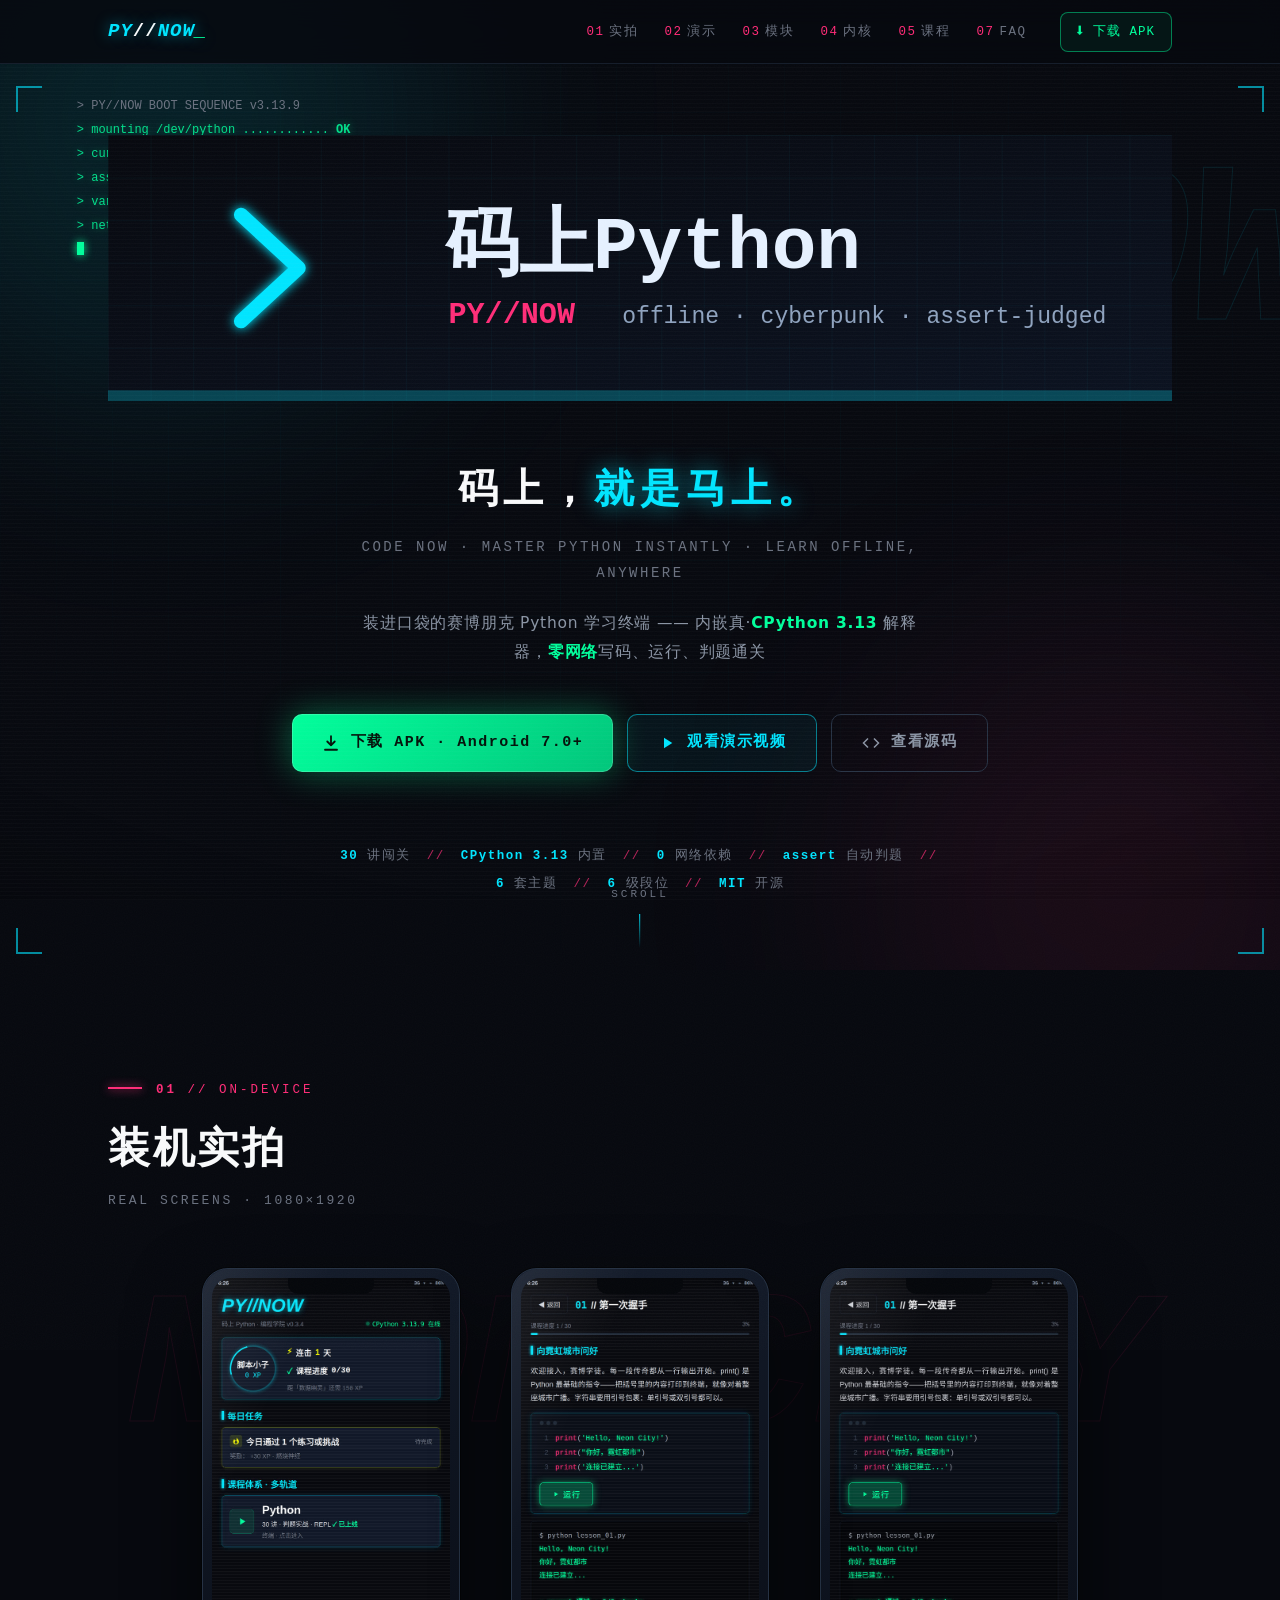
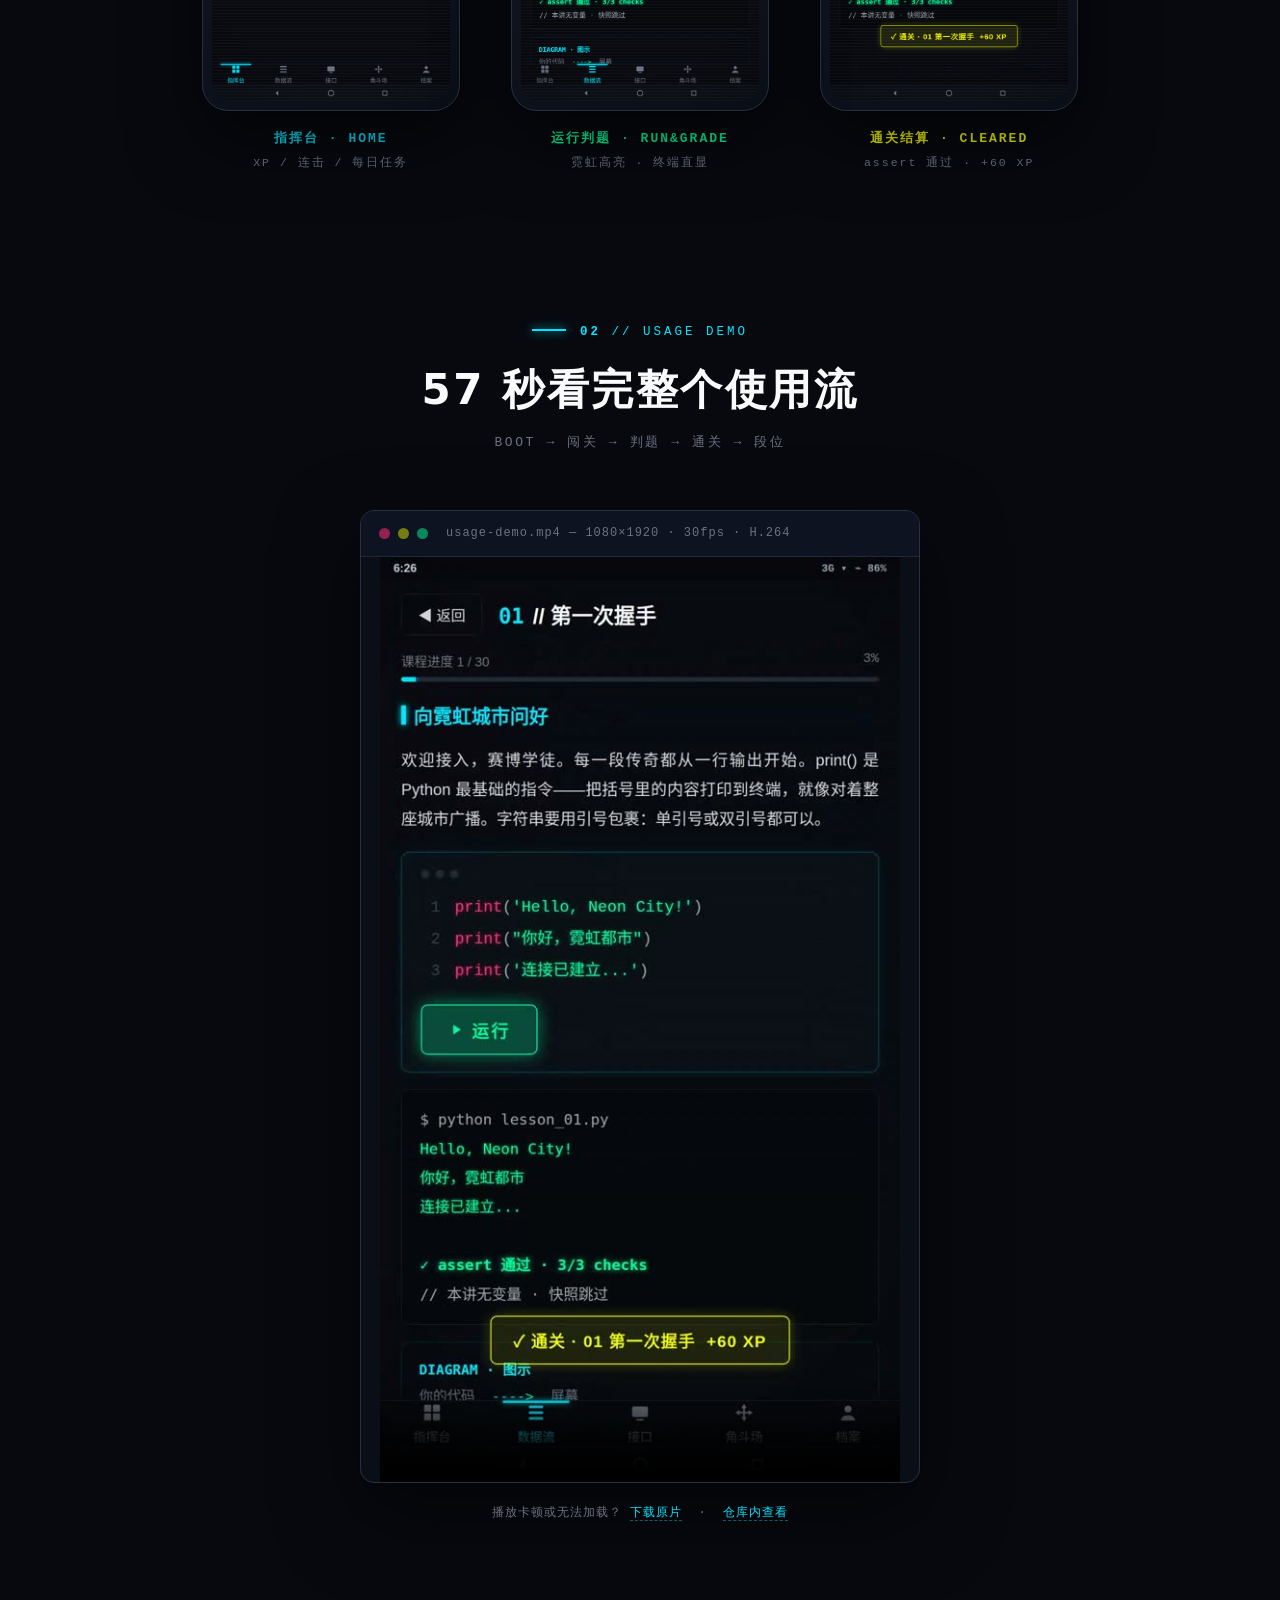
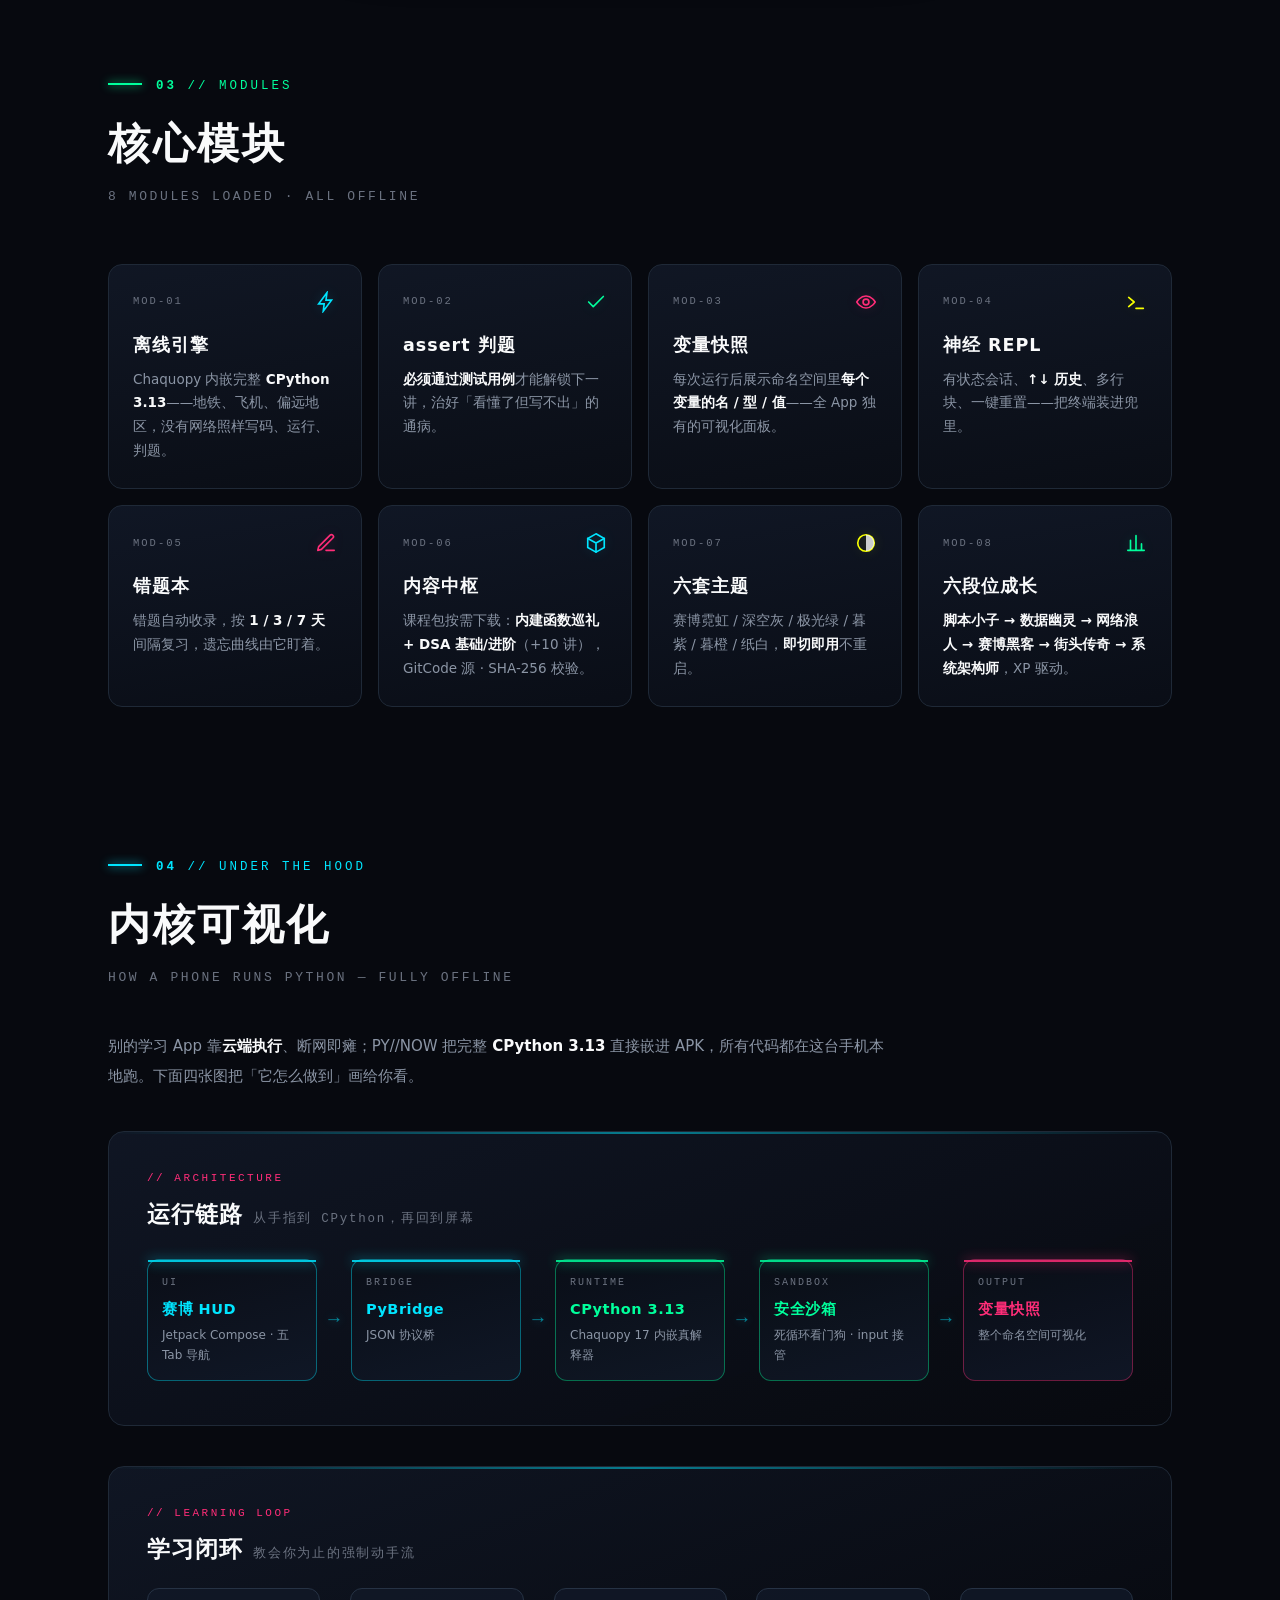
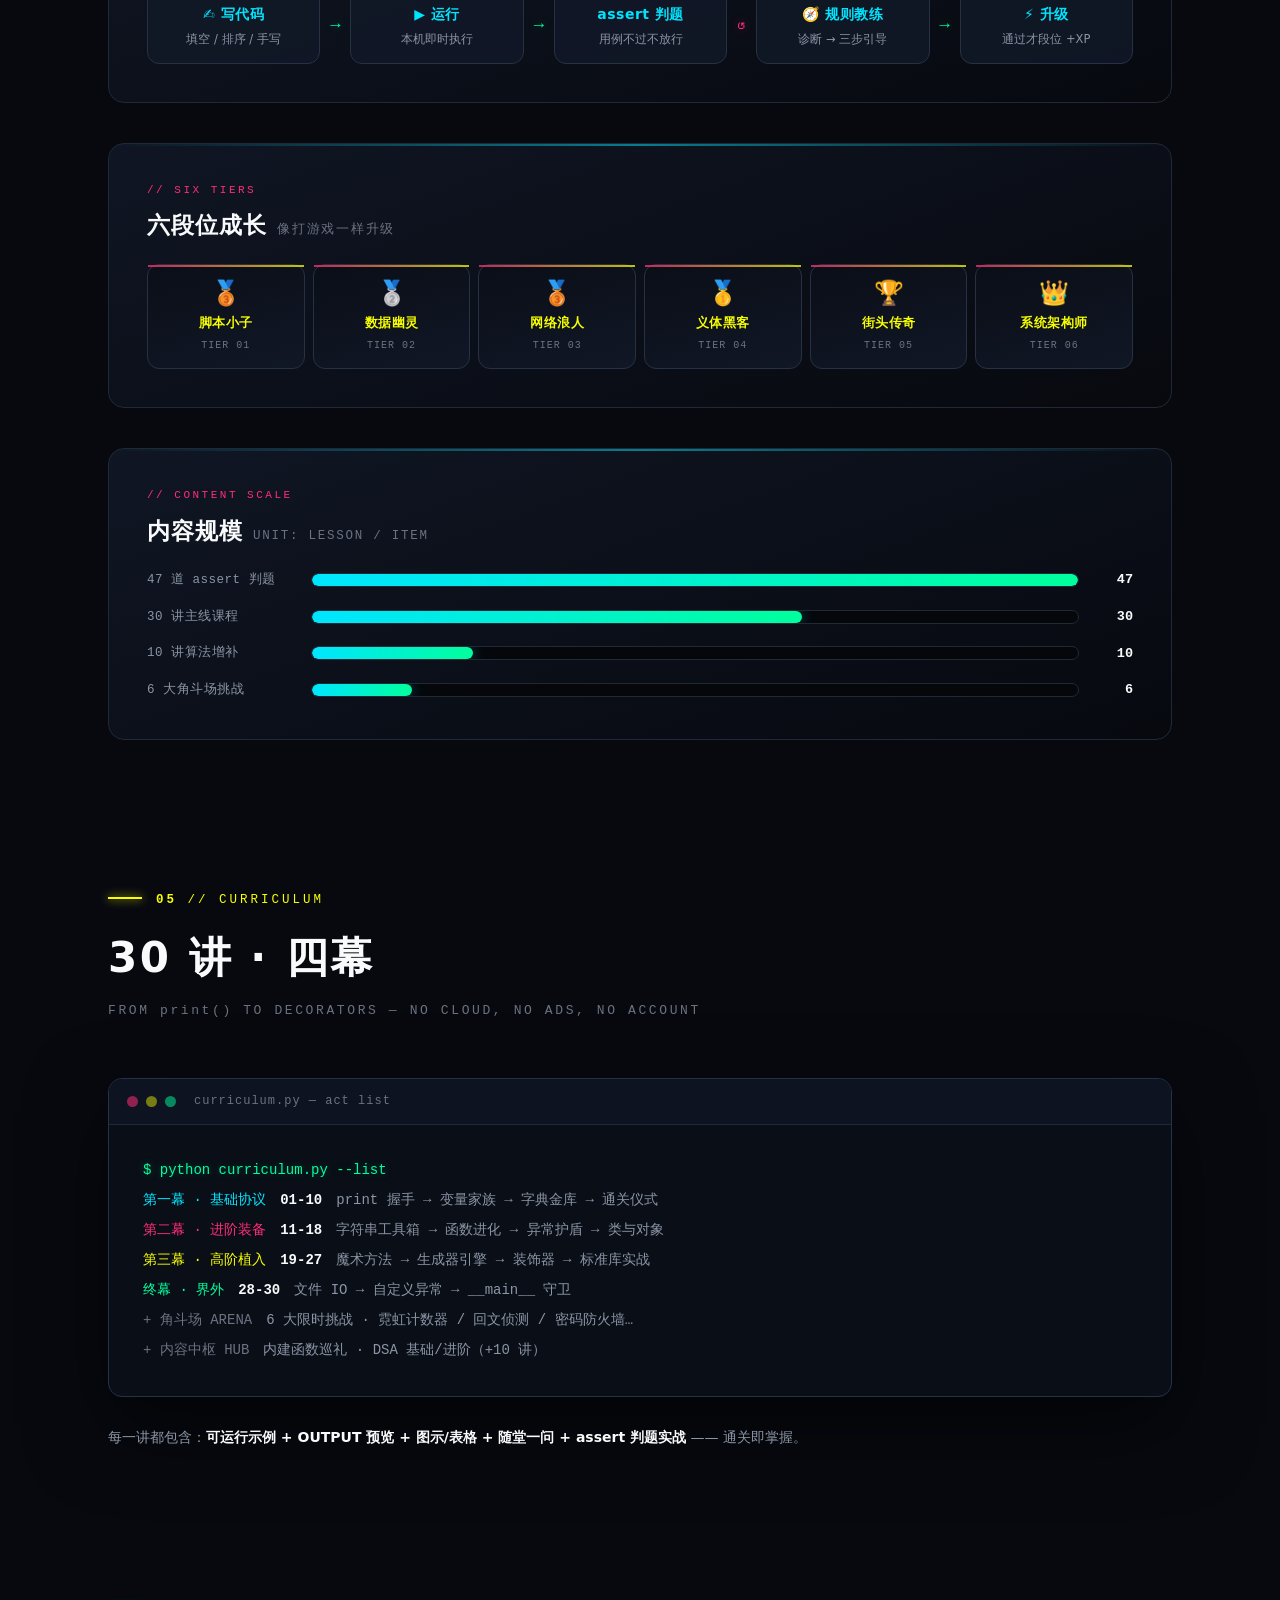
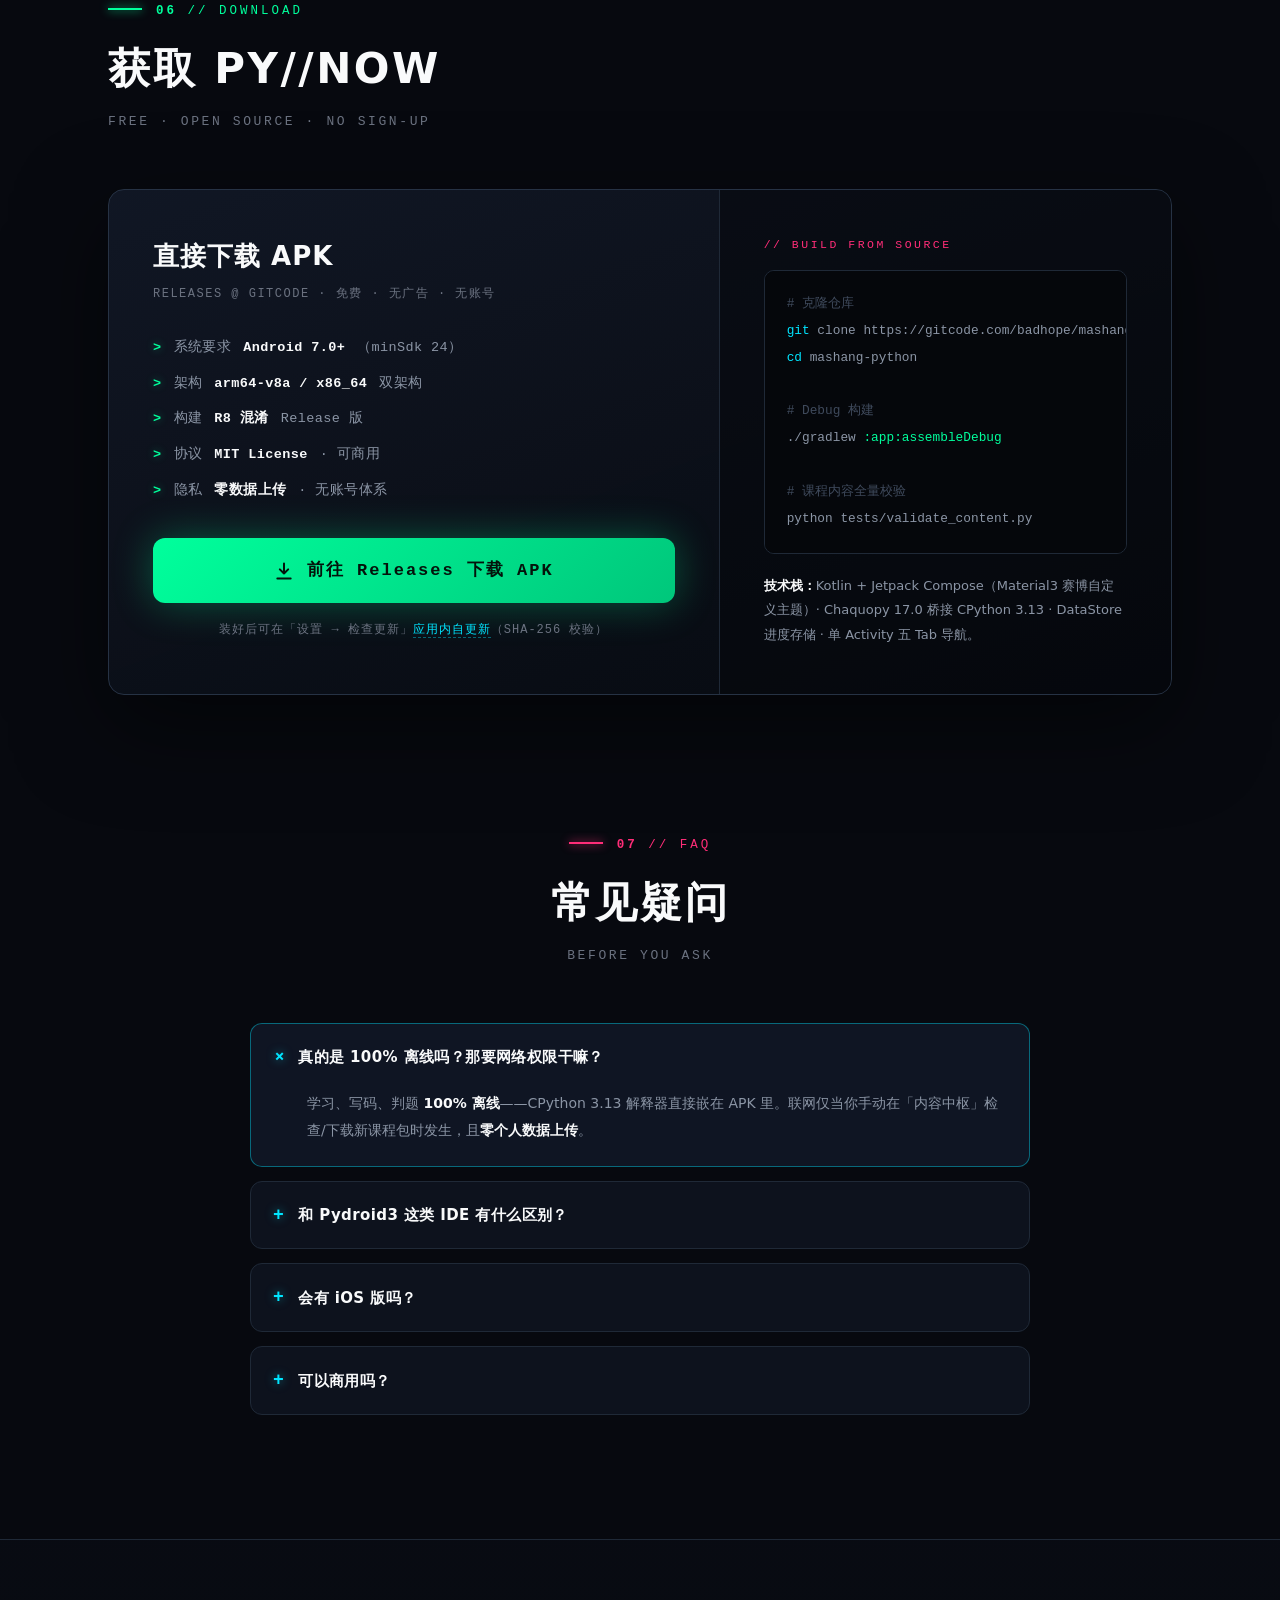
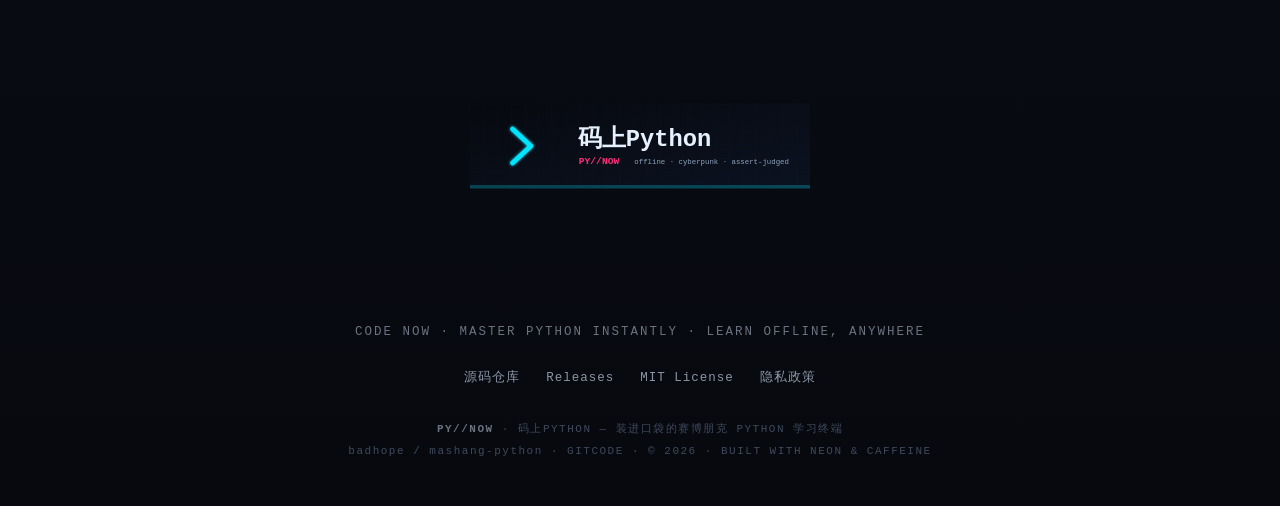
<file: docs/index.html>
<!DOCTYPE html>
<html lang="zh-CN">
<head>
<meta charset="UTF-8">
<meta name="viewport" content="width=device-width, initial-scale=1.0, viewport-fit=cover">
<title>码上Python · PY//NOW — 装进口袋的赛博朋克 Python 学习终端</title>
<meta name="description" content="PY//NOW 码上Python：内嵌真·CPython 3.13 解释器的离线 Python 学习终端。30 讲闯关、assert 自动判题、变量可视化、六段位成长。Android 7.0+ 免费下载，MIT 开源。">
<meta name="theme-color" content="#07090F">
<link rel="icon" href="data:image/svg+xml,%3Csvg xmlns='http://www.w3.org/2000/svg' viewBox='0 0 32 32'%3E%3Crect width='32' height='32' rx='6' fill='%2307090F'/%3E%3Ctext x='16' y='21' font-family='monospace' font-size='13' font-weight='700' fill='%2300E5FF' text-anchor='middle'%3EPY%3C/text%3E%3Crect x='6' y='25' width='20' height='2.5' fill='%2300FF9C'/%3E%3C/svg%3E">
<style>
:root{
  --bg0:#07090F; --bg1:#0A0E17; --card:#111827; --line:#1F2937; --line2:#263244;
  --cyan:#00E5FF; --green:#00FF9C; --mag:#FF2D78; --yel:#F7FF00;
  --dim:#6B7280; --dim2:#8B95A5; --hi:#F9FAFB;
  --mono:'JetBrains Mono','SF Mono','Cascadia Code','Fira Code',Consolas,'Courier New',monospace;
  --sans:'PingFang SC','HarmonyOS Sans SC','MiSans','Microsoft YaHei','Noto Sans SC',system-ui,sans-serif;
  --ease:cubic-bezier(.22,.68,.26,1);
  --nav-h:64px;
}
*{margin:0;padding:0;box-sizing:border-box;-webkit-tap-highlight-color:transparent}
html{scroll-behavior:smooth;overflow-x:clip}
body{background:var(--bg0);color:var(--hi);font-family:var(--sans);overflow-x:clip;
  -webkit-font-smoothing:antialiased;line-height:1.6;width:100%}
img,video,svg{max-width:100%}
::selection{background:rgba(0,229,255,.28);color:#fff}
::-webkit-scrollbar{width:10px;height:8px}
::-webkit-scrollbar-track{background:var(--bg0)}
::-webkit-scrollbar-thumb{background:#1c2636;border-radius:5px;border:2px solid var(--bg0)}
::-webkit-scrollbar-thumb:hover{background:#2a3a52}
a{color:inherit;text-decoration:none}
button{font-family:inherit}
.wrap{width:100%;max-width:1120px;margin-inline:auto;padding-inline:clamp(18px,4.5vw,28px)}
.mono{font-family:var(--mono)}

/* ===== global fx ===== */
#scan{position:fixed;inset:0;pointer-events:none;z-index:98;
  background:repeating-linear-gradient(0deg,rgba(255,255,255,.018) 0 1px,transparent 1px 4px);}
#vig{position:fixed;inset:0;pointer-events:none;z-index:97;
  background:radial-gradient(130% 100% at 50% 40%,transparent 60%,rgba(0,0,0,.5) 100%);}
#noise{position:fixed;inset:-50%;width:200%;height:200%;pointer-events:none;z-index:96;opacity:.05;
  background-image:url("data:image/svg+xml,%3Csvg xmlns='http://www.w3.org/2000/svg' width='120' height='120'%3E%3Cfilter id='n'%3E%3CfeTurbulence type='fractalNoise' baseFrequency='0.9' numOctaves='2'/%3E%3C/filter%3E%3Crect width='120' height='120' filter='url(%23n)' opacity='.5'/%3E%3C/svg%3E");
  animation:grain 9s steps(6) infinite}
@keyframes grain{0%,100%{transform:translate(0,0)}20%{transform:translate(-3%,2%)}40%{transform:translate(2%,-3%)}60%{transform:translate(-2%,-2%)}80%{transform:translate(3%,3%)}}

/* scroll progress */
#prog{position:fixed;top:0;left:0;height:2px;width:100%;z-index:101;transform-origin:0 50%;
  transform:scaleX(0);background:linear-gradient(90deg,var(--cyan),var(--green),var(--yel));
  box-shadow:0 0 12px rgba(0,229,255,.6);pointer-events:none}

/* reveal */
.rv{opacity:0;transform:translateY(34px);transition:opacity .8s var(--ease),transform .8s var(--ease)}
.rv.in{opacity:1;transform:none}

/* back to top */
#totop{position:fixed;right:18px;bottom:22px;z-index:99;width:46px;height:46px;border-radius:12px;
  display:flex;align-items:center;justify-content:center;cursor:pointer;
  color:var(--cyan);border:1px solid rgba(0,229,255,.45);background:rgba(7,9,15,.85);
  backdrop-filter:blur(10px);-webkit-backdrop-filter:blur(10px);
  opacity:0;visibility:hidden;transform:translateY(14px);
  transition:opacity .35s,visibility .35s,transform .35s,box-shadow .25s}
#totop.show{opacity:1;visibility:visible;transform:none}
#totop:hover{box-shadow:0 0 24px rgba(0,229,255,.35)}
#totop:active{transform:scale(.92)}
#totop svg{width:20px;height:20px}

/* ===== nav ===== */
nav{position:fixed;top:0;left:0;right:0;z-index:100;height:var(--nav-h);
  background:rgba(7,9,15,.82);backdrop-filter:blur(14px);-webkit-backdrop-filter:blur(14px);
  border-bottom:1px solid rgba(31,41,55,.7);transition:background .3s,box-shadow .3s}
nav.scrolled{background:rgba(7,9,15,.94);box-shadow:0 8px 30px rgba(0,0,0,.45)}
nav .wrap{height:100%;display:flex;align-items:center;gap:34px}
.nav-logo{font-family:var(--mono);font-weight:800;font-size:19px;color:var(--cyan);
  text-shadow:0 0 14px rgba(0,229,255,.5);letter-spacing:1px;font-style:italic;flex:none}
.nav-logo b{color:var(--hi);font-style:normal}
.nav-links{display:flex;gap:26px;margin-left:auto}
.nav-links a{font-family:var(--mono);font-size:12.5px;color:var(--dim);letter-spacing:1.5px;transition:color .25s}
.nav-links a:hover{color:var(--cyan);text-shadow:0 0 10px rgba(0,229,255,.5)}
.nav-links a i{color:var(--mag);font-style:normal;margin-right:5px}
.nav-cta{font-family:var(--mono);font-size:12.5px;letter-spacing:1px;color:var(--green);
  border:1px solid rgba(0,255,156,.45);padding:9px 16px;border-radius:8px;background:rgba(0,255,156,.06);
  transition:all .25s;white-space:nowrap;flex:none}
.nav-cta:hover{background:rgba(0,255,156,.16);box-shadow:0 0 22px rgba(0,255,156,.25)}
.nav-cta:active{transform:scale(.96)}
@media(max-width:860px){
  .nav-links{display:none}
  .nav-cta{margin-left:auto;padding:8px 14px;font-size:12px}
  nav .wrap{gap:14px}
}

/* ===== hero ===== */
#hero{min-height:100vh;min-height:100svh;position:relative;display:flex;flex-direction:column;
  justify-content:center;padding:calc(var(--nav-h) + 54px) 0 76px;overflow:clip}
#hero .glow-a,#hero .glow-b{position:absolute;border-radius:50%;filter:blur(120px);pointer-events:none;will-change:transform}
#hero .glow-a{width:560px;height:560px;background:rgba(0,229,255,.10);top:-160px;left:-120px}
#hero .glow-b{width:520px;height:520px;background:rgba(255,45,120,.08);bottom:-180px;right:-100px}
.gridbg{position:absolute;inset:0;pointer-events:none;opacity:.5;
  background:linear-gradient(rgba(0,229,255,.045) 1px,transparent 1px),
             linear-gradient(90deg,rgba(0,229,255,.045) 1px,transparent 1px);
  background-size:56px 56px;
  -webkit-mask-image:radial-gradient(75% 62% at 50% 42%,#000 30%,transparent 100%);
          mask-image:radial-gradient(75% 62% at 50% 42%,#000 30%,transparent 100%)}
.wm{position:absolute;right:-40px;top:16%;font-family:var(--mono);font-weight:800;font-style:italic;
  font-size:clamp(120px,18vw,230px);line-height:.9;color:transparent;
  -webkit-text-stroke:1px rgba(0,229,255,.10);pointer-events:none;user-select:none;letter-spacing:-4px}
.corner{position:absolute;width:26px;height:26px;pointer-events:none;opacity:.6;z-index:2}
.corner.tl{top:calc(var(--nav-h) + 22px);left:16px;border-top:2px solid var(--cyan);border-left:2px solid var(--cyan)}
.corner.tr{top:calc(var(--nav-h) + 22px);right:16px;border-top:2px solid var(--cyan);border-right:2px solid var(--cyan)}
.corner.bl{bottom:16px;left:16px;border-bottom:2px solid var(--cyan);border-left:2px solid var(--cyan)}
.corner.br{bottom:16px;right:16px;border-bottom:2px solid var(--cyan);border-right:2px solid var(--cyan)}

#boot{position:absolute;top:calc(var(--nav-h) + 30px);left:clamp(40px,6vw,80px);
  font-family:var(--mono);font-size:12px;line-height:2;
  color:rgba(0,255,156,.85);text-shadow:0 0 8px rgba(0,255,156,.35);pointer-events:none}
#boot .c{color:var(--dim);text-shadow:none}
#boot .caret{display:inline-block;width:7px;height:13px;background:var(--green);vertical-align:-2px;
  animation:blink 1s steps(1) infinite;box-shadow:0 0 8px var(--green)}
@keyframes blink{50%{opacity:0}}
@media(max-width:1020px){#boot{display:none}.wm{opacity:.45}}

.hero-inner{position:relative;text-align:center;z-index:2;width:100%}
.hero-logo{width:min(620px,88vw);margin:0 auto 8px;display:block;
  filter:drop-shadow(0 0 34px rgba(0,229,255,.28))}
.glitch-wrap{position:relative;display:inline-block;max-width:100%;animation:glitchshift 7s infinite}
@keyframes glitchshift{
  0%,91%,94.5%,100%{transform:none;filter:none}
  92%{transform:translate(-2px,1px) skewX(-1.2deg);filter:hue-rotate(18deg)}
  93%{transform:translate(2px,-1px)}
  93.6%{transform:translate(-1px,0) skewX(.8deg)}
}
.hero-tag{margin-top:30px;font-size:clamp(24px,5.4vw,40px);font-weight:900;letter-spacing:.14em}
.hero-tag em{font-style:normal;color:var(--cyan);text-shadow:0 0 22px rgba(0,229,255,.55)}
.hero-tag-en{margin-top:14px;font-family:var(--mono);font-size:clamp(10.5px,2.6vw,14px);
  color:var(--dim);letter-spacing:.18em;line-height:1.9;max-width:640px;margin-inline:auto}
.hero-sub{margin-top:22px;font-size:clamp(13.5px,3.2vw,15.5px);color:var(--dim2);letter-spacing:.05em;
  max-width:560px;margin-inline:auto;line-height:1.9;padding-inline:2px}
.hero-sub b{color:var(--green);font-weight:600}
.hero-cta{margin-top:clamp(30px,6vw,46px);display:flex;gap:14px;justify-content:center;
  align-items:stretch;flex-wrap:wrap;padding-inline:4px}
.btn{display:inline-flex;align-items:center;justify-content:center;gap:11px;font-family:var(--mono);
  font-weight:700;font-size:clamp(13.5px,3vw,15px);letter-spacing:.1em;padding:16px 30px;
  border-radius:10px;transition:transform .3s var(--ease),box-shadow .3s,background .25s,border-color .25s;
  position:relative;user-select:none;min-height:52px}
.btn svg{width:18px;height:18px;flex:none}
.btn:active{transform:scale(.97)!important}
.btn-primary{color:#04130b;background:linear-gradient(135deg,var(--green),#00c77b);
  box-shadow:0 0 34px rgba(0,255,156,.35),inset 0 0 0 1px rgba(255,255,255,.18)}
.btn-primary:hover{transform:translateY(-2px);box-shadow:0 6px 48px rgba(0,255,156,.5)}
.btn-ghost{color:var(--cyan);border:1px solid rgba(0,229,255,.5);background:rgba(0,229,255,.05)}
.btn-ghost:hover{background:rgba(0,229,255,.13);box-shadow:0 0 28px rgba(0,229,255,.28);transform:translateY(-2px)}
.btn-dim{color:var(--dim2);border:1px solid var(--line2);background:transparent}
.btn-dim:hover{color:var(--hi);border-color:var(--dim);transform:translateY(-2px)}
@media(max-width:560px){
  .hero-cta{flex-direction:column;align-items:center}
  .hero-cta .btn{width:min(100%,330px)}
}
.hero-stats{margin-top:clamp(44px,8vw,74px);display:flex;justify-content:center;flex-wrap:wrap;
  gap:8px 14px;max-width:640px;margin-inline:auto;
  font-family:var(--mono);font-size:clamp(10.5px,2.6vw,12.5px);color:var(--dim);letter-spacing:.12em}
.hero-stats span{white-space:nowrap}
.hero-stats span b{color:var(--cyan);font-weight:700}
.hero-stats .sep{color:rgba(255,45,120,.7);margin:0 2px}
.scroll-hint{position:absolute;bottom:22px;left:50%;transform:translateX(-50%);
  font-family:var(--mono);font-size:11px;color:var(--dim);letter-spacing:3px;text-align:center}
.scroll-hint::after{content:"";display:block;width:1px;height:34px;margin:10px auto 0;
  background:linear-gradient(var(--cyan),transparent);animation:drip 1.8s infinite}
@keyframes drip{0%{transform:scaleY(0);transform-origin:top}55%{transform:scaleY(1);transform-origin:top}56%{transform-origin:bottom}100%{transform:scaleY(0);transform-origin:bottom}}

/* ===== sections ===== */
section{padding:clamp(70px,11vw,110px) 0;scroll-margin-top:calc(var(--nav-h) + 12px)}
.sec-head{margin-bottom:clamp(36px,6vw,56px)}
.sec-id{font-family:var(--mono);font-size:12.5px;letter-spacing:3px;margin-bottom:14px}
.sec-id b{font-weight:700}
.sec-id .bar{display:inline-block;width:34px;height:2px;vertical-align:4px;margin-right:14px;
  background:currentColor;box-shadow:0 0 10px currentColor}
h2{font-size:clamp(26px,5.4vw,42px);font-weight:900;letter-spacing:.06em}
h2 small{display:block;font-family:var(--mono);font-size:clamp(10.5px,2.6vw,13px);font-weight:400;
  color:var(--dim);letter-spacing:.2em;margin-top:10px}
.sec-cyan{color:var(--cyan)} .sec-mag{color:var(--mag)} .sec-green{color:var(--green)} .sec-yel{color:var(--yel)}

/* ---- phones ---- */
#shots{position:relative;overflow:clip}
#shots .wm2{position:absolute;left:50%;top:44%;transform:translate(-50%,-50%);
  font-family:var(--mono);font-weight:800;font-style:italic;font-size:clamp(90px,15vw,190px);
  color:transparent;-webkit-text-stroke:1px rgba(255,45,120,.09);white-space:nowrap;pointer-events:none}
.phone-row{display:flex;justify-content:center;align-items:flex-end;gap:clamp(18px,4vw,56px);
  perspective:1400px}
.phone{width:min(258px,72vw);flex:none;position:relative;min-width:0;
  transition:transform .55s var(--ease)}
.phone .frame{border-radius:26px;padding:9px;background:linear-gradient(160deg,#141c2b,#0a0e17);
  border:1px solid var(--line2);position:relative;
  box-shadow:0 30px 70px rgba(0,0,0,.6),0 0 0 1px rgba(0,0,0,.5);transition:border-color .4s,box-shadow .4s}
.phone .frame::after{content:"";position:absolute;inset:0;border-radius:26px;pointer-events:none;
  background:linear-gradient(115deg,rgba(255,255,255,.07) 0%,transparent 28%)}
.phone .screen{border-radius:19px;overflow:hidden;position:relative;background:#07090F}
.phone .screen img{display:block;width:100%;height:auto}
.phone .screen::before{content:"";position:absolute;inset:0;z-index:2;pointer-events:none;
  background:repeating-linear-gradient(0deg,rgba(255,255,255,.03) 0 1px,transparent 1px 3px)}
.phone .notch{position:absolute;top:9px;left:50%;transform:translateX(-50%);width:86px;height:16px;
  background:#05070B;border-radius:0 0 10px 10px;z-index:3}
.phone-cap{margin-top:18px;text-align:center;font-family:var(--mono);font-size:11.5px;
  letter-spacing:2px;color:var(--dim)}
.phone-cap b{display:block;font-size:13px;margin-bottom:4px;letter-spacing:2px}
.p1{transform:rotateY(10deg) translateY(26px)}
.p2{transform:translateY(-14px);z-index:2}
.p3{transform:rotateY(-10deg) translateY(26px)}
@media(hover:hover) and (min-width:861px){
  .phone:hover{transform:translateY(-16px) rotateY(0)}
  .phone:hover .frame{border-color:rgba(0,229,255,.55);
    box-shadow:0 34px 80px rgba(0,0,0,.65),0 0 44px rgba(0,229,255,.18)}
}
/* mobile carousel */
@media(max-width:860px){
  .phone-row{flex-wrap:nowrap;overflow-x:auto;justify-content:flex-start;gap:18px;
    scroll-snap-type:x mandatory;-webkit-overflow-scrolling:touch;
    padding:6px 8px 10px;margin-inline:calc(-1 * clamp(18px,4.5vw,28px) + 8px);
    scrollbar-width:none}
  .phone-row::-webkit-scrollbar{display:none}
  .phone{width:min(76vw,290px);scroll-snap-align:center;transform:none!important}
  .phone-cap{white-space:nowrap}
  .carousel-hint{display:flex!important}
}
.carousel-hint{display:none;justify-content:center;align-items:center;gap:12px;margin-top:20px;
  font-family:var(--mono);font-size:11px;color:var(--dim);letter-spacing:2.5px}
.carousel-hint .line{width:44px;height:1px;background:linear-gradient(90deg,transparent,rgba(0,229,255,.55),transparent)}

/* ---- video ---- */
.term{border:1px solid var(--line2);border-radius:14px;overflow:hidden;background:var(--bg1);
  box-shadow:0 30px 80px rgba(0,0,0,.55);min-width:0}
.term-bar{display:flex;align-items:center;gap:8px;padding:13px 18px;background:#0d1320;
  border-bottom:1px solid var(--line);min-width:0}
.term-bar i{width:11px;height:11px;border-radius:50%;background:#1f2937;flex:none}
.term-bar i:nth-child(1){background:rgba(255,45,120,.55)}
.term-bar i:nth-child(2){background:rgba(247,255,0,.45)}
.term-bar i:nth-child(3){background:rgba(0,255,156,.5)}
.term-bar .tt{margin-left:10px;font-family:var(--mono);font-size:12px;color:var(--dim);
  letter-spacing:1px;min-width:0;flex:1;white-space:nowrap;overflow:hidden;text-overflow:ellipsis}
.term video{display:block;width:100%;max-width:520px;margin:0 auto;background:#000}
.demo-wrap{max-width:560px;margin:0 auto}
.demo-note{margin-top:18px;text-align:center;font-family:var(--mono);font-size:12px;
  color:var(--dim);letter-spacing:1px;line-height:2.1;padding-inline:8px}
.demo-note a{color:var(--cyan);border-bottom:1px dashed rgba(0,229,255,.4)}
.demo-note a:hover{text-shadow:0 0 10px rgba(0,229,255,.5)}
@media(max-width:560px){.demo-note{display:flex;flex-direction:column;gap:4px;align-items:center}}

/* ---- modules ---- */
.mods{display:grid;grid-template-columns:repeat(auto-fit,minmax(min(100%,248px),1fr));gap:16px}
.mod{border:1px solid var(--line);border-radius:14px;padding:26px 24px;background:
  linear-gradient(170deg,rgba(17,24,39,.9),rgba(10,14,23,.9));position:relative;overflow:hidden;
  min-width:0;transition:transform .4s var(--ease),border-color .4s,box-shadow .4s}
.mod::before{content:"";position:absolute;top:0;left:0;right:0;height:2px;background:var(--ac,var(--cyan));
  opacity:0;transition:opacity .4s;box-shadow:0 0 14px var(--ac,var(--cyan))}
@media(hover:hover){
  .mod:hover{transform:translateY(-5px);border-color:var(--ac-soft2,var(--line));
    box-shadow:0 18px 44px rgba(0,0,0,.5),0 0 30px var(--ac-soft,transparent)}
  .mod:hover::before{opacity:1}
}
.mod .top{display:flex;align-items:center;justify-content:space-between;margin-bottom:18px}
.mod .top svg{width:22px;height:22px;stroke:var(--ac,var(--cyan));flex:none;
  filter:drop-shadow(0 0 6px var(--ac-soft,rgba(0,229,255,.5)))}
.mod .id{font-family:var(--mono);font-size:10.5px;color:var(--dim);letter-spacing:2px}
.mod h3{font-size:17.5px;font-weight:800;letter-spacing:1px;margin-bottom:9px}
.mod p{font-size:13.5px;color:var(--dim2);line-height:1.75;overflow-wrap:anywhere}
.mod p b{color:var(--hi);font-weight:600}

/* ---- curriculum ---- */
.curr-term{font-family:var(--mono);font-size:clamp(12px,3vw,14px);line-height:2.15;
  padding:clamp(20px,4.5vw,30px) clamp(18px,4vw,34px);color:var(--dim2);min-width:0}
.curr-term .cmd{color:var(--green);text-shadow:0 0 8px rgba(0,255,156,.3)}
.act{display:flex;flex-wrap:wrap;align-items:baseline;column-gap:14px;row-gap:0}
.act .rng{color:var(--hi);font-weight:600}
.act .desc{color:var(--dim2)}
.a1{color:var(--cyan)} .a2{color:var(--mag)} .a3{color:var(--yel)}
.fin{color:var(--green)} .plus{color:var(--dim)}
.curr-term b{color:var(--hi);font-weight:600}
.curr-term .tag{white-space:nowrap}
.curr-chips{display:flex;flex-wrap:wrap;gap:12px;margin-top:26px}
.chip{font-family:var(--mono);font-size:12px;letter-spacing:1.5px;padding:9px 16px;border-radius:8px;
  border:1px solid var(--line2);color:var(--dim2)}
.chip b{margin-right:8px}
.curr-foot{margin-top:26px;font-size:14px;color:var(--dim2);line-height:2}
.curr-foot b{color:var(--hi)}

/* ---- download ---- */
.dl-card{display:grid;grid-template-columns:minmax(0,1.15fr) minmax(0,.85fr);gap:0;
  border:1px solid var(--line2);border-radius:16px;overflow:hidden;
  background:linear-gradient(160deg,rgba(17,24,39,.9),rgba(7,9,15,.95));
  box-shadow:0 30px 90px rgba(0,0,0,.5)}
@media(max-width:900px){.dl-card{grid-template-columns:minmax(0,1fr)}}
.dl-left{padding:clamp(28px,5vw,46px) clamp(22px,4.5vw,44px);border-right:1px solid var(--line);min-width:0}
@media(max-width:900px){.dl-left{border-right:none;border-bottom:1px solid var(--line)}}
.dl-left h3{font-size:clamp(21px,4.4vw,26px);font-weight:900;letter-spacing:1px;margin-bottom:8px}
.dl-left .sub{font-family:var(--mono);font-size:12px;color:var(--dim);letter-spacing:1.5px;margin-bottom:26px}
.spec{list-style:none;margin-bottom:30px}
.spec li{display:flex;gap:12px;align-items:baseline;font-size:13.5px;color:var(--dim2);
  padding:7px 0;font-family:var(--mono);letter-spacing:.4px;flex-wrap:wrap}
.spec li::before{content:">";color:var(--green);font-weight:700;flex:none;
  text-shadow:0 0 8px rgba(0,255,156,.4)}
.spec li b{color:var(--hi);font-weight:600}
.dl-btn-big{display:flex;align-items:center;justify-content:center;gap:13px;width:100%;
  font-family:var(--mono);font-weight:800;font-size:clamp(14.5px,3.4vw,17px);letter-spacing:2px;
  color:#04130b;padding:19px 12px;border-radius:12px;text-align:center;
  background:linear-gradient(135deg,var(--green),#00c77b);
  box-shadow:0 0 40px rgba(0,255,156,.3);transition:transform .3s var(--ease),box-shadow .3s}
.dl-btn-big:hover{transform:translateY(-3px);box-shadow:0 10px 54px rgba(0,255,156,.45)}
.dl-btn-big:active{transform:scale(.97)}
.dl-btn-big svg{width:20px;height:20px;flex:none}
.dl-alt{margin-top:16px;text-align:center;font-family:var(--mono);font-size:12px;
  color:var(--dim);letter-spacing:1px;line-height:1.9}
.dl-alt a{color:var(--cyan);border-bottom:1px dashed rgba(0,229,255,.4)}
.dl-right{padding:clamp(28px,5vw,46px) clamp(22px,4.5vw,44px);background:rgba(5,7,11,.5);min-width:0}
.dl-right .lbl{font-family:var(--mono);font-size:11.5px;color:var(--mag);letter-spacing:2.5px;margin-bottom:16px}
.codeblk{font-family:var(--mono);font-size:clamp(11.5px,2.9vw,12.8px);line-height:2.1;
  color:var(--dim2);background:#05070B;border:1px solid var(--line);border-radius:10px;
  padding:20px 22px;overflow-x:auto;white-space:pre;scrollbar-width:thin}
.codeblk .c1{color:var(--cyan)} .codeblk .c2{color:var(--green)} .codeblk .cm{color:#3f4a5c}
.dl-right .note{margin-top:20px;font-size:13px;color:var(--dim2);line-height:1.9}
.dl-right .note b{color:var(--hi)}

/* ---- faq ---- */
.faq{max-width:780px;margin:0 auto}
.faq details{border:1px solid var(--line);border-radius:12px;margin-bottom:14px;
  background:rgba(17,24,39,.6);transition:border-color .3s,background .3s;overflow:hidden}
.faq details[open]{border-color:rgba(0,229,255,.4);background:rgba(17,24,39,.85)}
.faq summary{cursor:pointer;list-style:none;padding:19px 22px;font-weight:700;font-size:15px;
  display:flex;align-items:center;gap:14px;letter-spacing:.4px;min-height:52px;user-select:none}
.faq summary::-webkit-details-marker{display:none}
.faq summary::before{content:"+";font-family:var(--mono);color:var(--cyan);font-size:18px;flex:none;
  text-shadow:0 0 10px rgba(0,229,255,.5);transition:transform .3s var(--ease)}
.faq details[open] summary::before{transform:rotate(45deg)}
.faq .ans{padding:0 22px 22px 56px;font-size:14px;color:var(--dim2);line-height:1.9;
  animation:ansIn .45s var(--ease)}
@keyframes ansIn{from{opacity:0;transform:translateY(-8px)}to{opacity:1;transform:none}}
.faq .ans b{color:var(--hi)}

/* ---- footer ---- */
footer{border-top:1px solid var(--line);padding:56px 0 44px;
  background:linear-gradient(rgba(10,14,23,.4),transparent)}
.foot-logo{width:min(340px,80vw);margin-inline:auto;opacity:.92;
  filter:drop-shadow(0 0 20px rgba(0,229,255,.18))}
footer .tag{margin-top:18px;font-family:var(--mono);font-size:clamp(10px,2.6vw,12.5px);
  color:var(--dim);letter-spacing:2px;padding-inline:12px}
.foot-links{display:flex;gap:14px 26px;justify-content:center;margin-top:26px;flex-wrap:wrap;padding-inline:12px}
.foot-links a{font-family:var(--mono);font-size:12.5px;color:var(--dim2);letter-spacing:1px;transition:color .25s}
.foot-links a:hover{color:var(--cyan)}
footer .fine{margin-top:30px;font-family:var(--mono);font-size:11px;color:#3f4a5c;
  letter-spacing:1.5px;line-height:2;padding-inline:12px;overflow-wrap:anywhere}
footer .fine b{color:var(--dim)}
.foot-center{text-align:center}

/* ---- system viz ---- */
.sys-sub{max-width:780px;color:var(--dim2);font-size:clamp(13.5px,3.2vw,15px);line-height:2;margin-top:-14px}
.sys-sub b{color:var(--hi)}
.viz{margin-top:clamp(26px,5vw,40px);border:1px solid var(--line);border-radius:16px;
  background:linear-gradient(160deg,rgba(17,24,39,.85),rgba(7,9,15,.92));
  padding:clamp(22px,4.5vw,38px);position:relative;overflow:hidden;min-width:0}
.viz::after{content:"";position:absolute;top:0;left:0;right:0;height:2px;
  background:linear-gradient(90deg,transparent,rgba(0,229,255,.5),transparent)}
.viz .vtag{font-family:var(--mono);font-size:11px;letter-spacing:2.5px;color:var(--mag);margin-bottom:8px}
.viz h3{font-size:clamp(18px,3.8vw,23px);font-weight:900;letter-spacing:1px;margin-bottom:20px}
.viz h3 small{font-family:var(--mono);font-weight:400;color:var(--dim);
  font-size:clamp(10.5px,2.6vw,12.5px);letter-spacing:.14em;margin-left:10px;display:inline-block}
.flow{display:flex;flex-wrap:wrap;align-items:stretch}
.node{flex:1 1 150px;min-width:0;border:1px solid var(--line2);border-radius:12px;
  padding:15px 14px;background:linear-gradient(165deg,rgba(10,14,23,.92),rgba(17,24,39,.92));
  position:relative;margin:6px 0}
.node::before{content:"";position:absolute;top:0;left:0;right:0;height:2px;background:var(--nc,var(--cyan));
  opacity:.85;box-shadow:0 0 12px var(--nc,var(--cyan))}
.node .ni{font-family:var(--mono);font-size:10px;color:var(--dim);letter-spacing:2px;margin-bottom:7px}
.node .nt{font-size:14.5px;font-weight:800;letter-spacing:.5px;margin-bottom:5px;color:var(--nc,var(--cyan))}
.node .nd{font-size:12px;color:var(--dim2);line-height:1.65}
.node.cyan{--nc:var(--cyan);border-color:rgba(0,229,255,.4)}
.node.green{--nc:var(--green);border-color:rgba(0,255,156,.4)}
.node.mag{--nc:var(--mag);border-color:rgba(255,45,120,.4)}
.arrow{display:flex;align-items:center;justify-content:center;color:rgba(0,229,255,.55);
  font-family:var(--mono);font-size:19px;flex:0 0 34px;text-shadow:0 0 10px rgba(0,229,255,.4)}
@media(max-width:760px){
  .flow{flex-direction:column}
  .arrow{transform:rotate(90deg);flex-basis:auto;height:24px}
}
.loop{display:flex;flex-wrap:wrap;gap:8px;align-items:stretch;justify-content:center}
.lnode{border:1px solid var(--line2);border-radius:12px;padding:14px 16px;
  background:rgba(17,24,39,.85);min-width:126px;flex:1 1 126px;text-align:center;min-width:0}
.lnode .lt{font-weight:800;font-size:14px;color:var(--cyan);letter-spacing:.5px}
.lnode .ld{font-size:11.5px;color:var(--dim2);margin-top:5px}
.larrow{display:flex;align-items:center;color:var(--green);font-family:var(--mono);font-size:17px;
  padding:0 2px;text-shadow:0 0 10px rgba(0,255,156,.4)}
.larrow.back{color:var(--mag);text-shadow:0 0 10px rgba(255,45,120,.4)}
.ladder{display:flex;flex-wrap:wrap;gap:8px}
.tier{flex:1 1 118px;min-width:0;border:1px solid var(--line2);border-radius:12px;padding:16px 10px 14px;
  background:linear-gradient(165deg,rgba(10,14,23,.92),rgba(17,24,39,.92));position:relative;text-align:center}
.tier::before{content:"";position:absolute;top:0;left:0;right:0;height:2px;
  background:linear-gradient(90deg,var(--mag),var(--yel));opacity:.75}
.tier .rk{font-size:24px;line-height:1;margin-bottom:8px}
.tier .tn{font-size:12.5px;font-weight:800;color:var(--yel);letter-spacing:.5px}
.tier .tp{font-family:var(--mono);font-size:10px;color:var(--dim);margin-top:5px;letter-spacing:1px}
.bars{display:flex;flex-direction:column;gap:15px;margin-top:4px}
.bar-row{display:grid;grid-template-columns:minmax(96px,150px) 1fr auto;gap:14px;align-items:center}
.bar-row .bl{font-family:var(--mono);font-size:12.5px;color:var(--dim2);letter-spacing:.5px;white-space:nowrap}
.bar-track{height:14px;border-radius:8px;background:#05070B;border:1px solid var(--line);overflow:hidden;min-width:0}
.bar-fill{height:100%;border-radius:8px;
  background:linear-gradient(90deg,var(--cyan),var(--green));
  box-shadow:0 0 14px rgba(0,229,255,.35);transform-origin:left;animation:barIn 1.1s var(--ease) both}
.bar-row:nth-child(2) .bar-fill{animation-delay:.12s}
.bar-row:nth-child(3) .bar-fill{animation-delay:.24s}
.bar-row:nth-child(4) .bar-fill{animation-delay:.36s}
@keyframes barIn{from{transform:scaleX(0)}to{transform:scaleX(1)}}
.bar-row .bv{font-family:var(--mono);font-size:13.5px;color:var(--hi);font-weight:700;min-width:40px;text-align:right}

/* ===== responsive fine-tuning ===== */
@media(max-width:560px){
  .corner.tl,.corner.tr{top:calc(var(--nav-h) + 12px)}
  .scroll-hint{display:none}
  #hero{padding-bottom:56px}
}
/* ===== reduced motion ===== */
@media (prefers-reduced-motion:reduce){
  html{scroll-behavior:auto}
  *,*::before,*::after{animation-duration:.01ms!important;animation-iteration-count:1!important;
    transition-duration:.01ms!important}
  .rv{opacity:1;transform:none}
}
</style>
</head>
<body>

<div id="noise"></div><div id="scan"></div><div id="vig"></div>
<div id="prog"></div>

<nav id="nav">
  <div class="wrap">
    <a class="nav-logo" href="#hero">PY<b>//</b>NOW<span style="color:var(--green)">_</span></a>
    <div class="nav-links">
      <a href="#shots"><i>01</i>实拍</a>
      <a href="#demo"><i>02</i>演示</a>
      <a href="#features"><i>03</i>模块</a>
      <a href="#system"><i>04</i>内核</a>
      <a href="#curriculum"><i>05</i>课程</a>
      <a href="#faq"><i>07</i>FAQ</a>
    </div>
    <a class="nav-cta" href="https://gitcode.com/badhope/mashang-python/releases" target="_blank" rel="noopener">⬇ 下载 APK</a>
  </div>
</nav>

<!-- ================= HERO ================= -->
<header id="hero">
  <div class="glow-a" id="glowA"></div><div class="glow-b" id="glowB"></div>
  <div class="gridbg"></div>
  <div class="wm">PY//NOW</div>
  <i class="corner tl"></i><i class="corner tr"></i><i class="corner bl"></i><i class="corner br"></i>
  <div id="boot" class="mono"></div>

  <div class="wrap hero-inner">
    <div class="glitch-wrap"><svg xmlns="http://www.w3.org/2000/svg" width="1200" height="300" viewBox="0 0 1200 300">
  <defs>
    <linearGradient id="bg" x1="0" y1="0" x2="1" y2="1">
      <stop offset="0" stop-color="#07090F"/>
      <stop offset="1" stop-color="#0B1220"/>
    </linearGradient>
    <filter id="glowCyan" x="-50%" y="-50%" width="200%" height="200%">
      <feGaussianBlur stdDeviation="6" result="b"/>
      <feMerge><feMergeNode in="b"/><feMergeNode in="SourceGraphic"/></feMerge>
    </filter>
    <filter id="glowGreen" x="-50%" y="-50%" width="200%" height="200%">
      <feGaussianBlur stdDeviation="5" result="b"/>
      <feMerge><feMergeNode in="b"/><feMergeNode in="SourceGraphic"/></feMerge>
    </filter>
    <pattern id="grid" width="48" height="48" patternUnits="userSpaceOnUse">
      <path d="M48 0H0V48" fill="none" stroke="#00E5FF" stroke-opacity="0.07"/>
    </pattern>
  </defs>

  <rect width="1200" height="300" fill="url(#bg)"/>
  <rect width="1200" height="300" fill="url(#grid)"/>

  <g filter="url(#glowCyan)">
    <path d="M150 90 L215 150 L150 210" fill="none" stroke="#00E5FF" stroke-width="16" stroke-linecap="round" stroke-linejoin="round"/>
  </g>
  <g filter="url(#glowGreen)">
    <path d="M245 196 L330 196" fill="none" stroke="#00FF9C" stroke-width="16" stroke-linecap="round"/>
  </g>

  <text x="380" y="150" font-family="Consolas, Menlo, monospace" font-size="84" font-weight="bold" fill="#E6F1FF">码上Python</text>
  <text x="384" y="212" font-family="Consolas, Menlo, monospace" font-size="34" font-weight="bold" fill="#FF2D78">PY//NOW</text>
  <text x="580" y="212" font-family="Consolas, Menlo, monospace" font-size="26" fill="#8FA3BF">offline · cyberpunk · assert-judged</text>

  <rect x="0" y="288" width="1200" height="12" fill="#00E5FF" opacity="0.25"/>
</svg></div>
    <div class="hero-tag">码上，<em>就是马上。</em></div>
    <div class="hero-tag-en">CODE NOW · MASTER PYTHON INSTANTLY · LEARN OFFLINE, ANYWHERE</div>
    <div class="hero-sub">装进口袋的赛博朋克 Python 学习终端 —— 内嵌真·<b>CPython 3.13</b> 解释器，<b>零网络</b>写码、运行、判题通关</div>

    <div class="hero-cta">
      <a class="btn btn-primary" href="https://gitcode.com/badhope/mashang-python/releases" target="_blank" rel="noopener">
        <svg viewBox="0 0 24 24" fill="none" stroke="currentColor" stroke-width="2.4" stroke-linecap="round" stroke-linejoin="round"><path d="M12 3v12m0 0l-5-5m5 5l5-5M4 21h16"/></svg>
        下载 APK · Android 7.0+
      </a>
      <a class="btn btn-ghost" href="#demo">
        <svg viewBox="0 0 24 24" fill="currentColor"><path d="M8 5v14l11-7z"/></svg>
        观看演示视频
      </a>
      <a class="btn btn-dim" href="https://gitcode.com/badhope/mashang-python" target="_blank" rel="noopener">
        <svg viewBox="0 0 24 24" fill="none" stroke="currentColor" stroke-width="2"><path d="M16 18l6-6-6-6M8 6l-6 6 6 6"/></svg>
        查看源码
      </a>
    </div>

    <div class="hero-stats">
      <span><b>30</b> 讲闯关</span><span class="sep">//</span>
      <span><b>CPython 3.13</b> 内置</span><span class="sep">//</span>
      <span><b>0</b> 网络依赖</span><span class="sep">//</span>
      <span><b>assert</b> 自动判题</span><span class="sep">//</span>
      <span><b>6</b> 套主题</span><span class="sep">//</span>
      <span><b>6</b> 级段位</span><span class="sep">//</span>
      <span><b>MIT</b> 开源</span>
    </div>
  </div>
  <div class="scroll-hint">SCROLL</div>
</header>

<!-- ================= 01 SCREENS ================= -->
<section id="shots">
  <div class="wm2">NEON CITY</div>
  <div class="wrap">
    <div class="sec-head rv">
      <div class="sec-id sec-mag"><span class="bar"></span><b>01</b> // ON-DEVICE</div>
      <h2>装机实拍<small>REAL SCREENS · 1080×1920</small></h2>
    </div>
    <div class="phone-row" id="phoneRow">
      <div class="phone p1 rv">
        <div class="frame"><div class="notch"></div><div class="screen"><img src="assets/ph_home.jpg" alt="指挥台首页" width="600" height="1067"></div></div>
        <div class="phone-cap"><b style="color:var(--cyan)">指挥台 · HOME</b>XP / 连击 / 每日任务</div>
      </div>
      <div class="phone p2 rv">
        <div class="frame"><div class="notch"></div><div class="screen"><img src="assets/ph_console.jpg" alt="课程详情运行判题" width="600" height="1067"></div></div>
        <div class="phone-cap"><b style="color:var(--green)">运行判题 · RUN&GRADE</b>霓虹高亮 · 终端直显</div>
      </div>
      <div class="phone p3 rv">
        <div class="frame"><div class="notch"></div><div class="screen"><img src="assets/ph_toast.jpg" alt="通关结算" width="600" height="1067"></div></div>
        <div class="phone-cap"><b style="color:var(--yel)">通关结算 · CLEARED</b>assert 通过 · +60 XP</div>
      </div>
    </div>
    <div class="carousel-hint"><span class="line"></span>← 左右滑动查看 →<span class="line"></span></div>
  </div>
</section>

<!-- ================= 02 DEMO ================= -->
<section id="demo" style="padding-top:clamp(20px,4vw,40px)">
  <div class="wrap">
    <div class="sec-head rv" style="text-align:center">
      <div class="sec-id sec-cyan"><span class="bar"></span><b>02</b> // USAGE DEMO</div>
      <h2>57 秒看完整个使用流<small>BOOT → 闯关 → 判题 → 通关 → 段位</small></h2>
    </div>
    <div class="demo-wrap rv">
      <div class="term">
        <div class="term-bar"><i></i><i></i><i></i><span class="tt">usage-demo.mp4 — 1080×1920 · 30fps · H.264</span></div>
        <video controls preload="metadata" playsinline webkit-playsinline poster="assets/poster.jpg">
          <source src="usage-video.mp4" type="video/mp4">
          您的浏览器不支持视频播放 — 可使用下方链接下载观看。
        </video>
      </div>
      <div class="demo-note">
        <span>播放卡顿或无法加载？</span>
        <span><a href="usage-video.mp4" download="PY-NOW-usage-demo.mp4">下载原片</a>
        &nbsp;·&nbsp; <a href="https://gitcode.com/badhope/mashang-python/blob/main/demo/usage-video.mp4" target="_blank" rel="noopener">仓库内查看</a></span>
      </div>
    </div>
  </div>
</section>

<!-- ================= 03 MODULES ================= -->
<section id="features" style="padding-top:clamp(20px,4vw,40px)">
  <div class="wrap">
    <div class="sec-head rv">
      <div class="sec-id sec-green"><span class="bar"></span><b>03</b> // MODULES</div>
      <h2>核心模块<small>8 MODULES LOADED · ALL OFFLINE</small></h2>
    </div>
    <div class="mods" id="modGrid">
      <div class="mod rv" style="--ac:var(--cyan);--ac-soft:rgba(0,229,255,.16);--ac-soft2:rgba(0,229,255,.5)">
        <div class="top"><span class="id">MOD-01</span><svg viewBox="0 0 24 24" fill="none" stroke-width="1.8" stroke-linecap="round"><path d="M13 2L4 14h6l-1 8 9-12h-6z"/></svg></div>
        <h3>离线引擎</h3>
        <p>Chaquopy 内嵌完整 <b>CPython 3.13</b>——地铁、飞机、偏远地区，没有网络照样写码、运行、判题。</p>
      </div>
      <div class="mod rv" style="--ac:var(--green);--ac-soft:rgba(0,255,156,.16);--ac-soft2:rgba(0,255,156,.5)">
        <div class="top"><span class="id">MOD-02</span><svg viewBox="0 0 24 24" fill="none" stroke-width="1.8" stroke-linecap="round" stroke-linejoin="round"><path d="M20 6L9 17l-5-5"/></svg></div>
        <h3>assert 判题</h3>
        <p><b>必须通过测试用例</b>才能解锁下一讲，治好「看懂了但写不出」的通病。</p>
      </div>
      <div class="mod rv" style="--ac:var(--mag);--ac-soft:rgba(255,45,120,.16);--ac-soft2:rgba(255,45,120,.5)">
        <div class="top"><span class="id">MOD-03</span><svg viewBox="0 0 24 24" fill="none" stroke-width="1.8" stroke-linecap="round"><circle cx="12" cy="12" r="3.2"/><path d="M2 12s3.5-6.5 10-6.5S22 12 22 12s-3.5 6.5-10 6.5S2 12 2 12z"/></svg></div>
        <h3>变量快照</h3>
        <p>每次运行后展示命名空间里<b>每个变量的名 / 型 / 值</b>——全 App 独有的可视化面板。</p>
      </div>
      <div class="mod rv" style="--ac:var(--yel);--ac-soft:rgba(247,255,0,.14);--ac-soft2:rgba(247,255,0,.45)">
        <div class="top"><span class="id">MOD-04</span><svg viewBox="0 0 24 24" fill="none" stroke-width="1.8" stroke-linecap="round" stroke-linejoin="round"><path d="M4 17l6-5-6-5M12 19h8"/></svg></div>
        <h3>神经 REPL</h3>
        <p>有状态会话、<b>↑↓ 历史</b>、多行块、一键重置——把终端装进兜里。</p>
      </div>
      <div class="mod rv" style="--ac:var(--mag);--ac-soft:rgba(255,45,120,.16);--ac-soft2:rgba(255,45,120,.5)">
        <div class="top"><span class="id">MOD-05</span><svg viewBox="0 0 24 24" fill="none" stroke-width="1.8" stroke-linecap="round" stroke-linejoin="round"><path d="M12 20h9M16.5 3.5a2.1 2.1 0 013 3L7 19l-4 1 1-4z"/></svg></div>
        <h3>错题本</h3>
        <p>错题自动收录，按 <b>1 / 3 / 7 天</b>间隔复习，遗忘曲线由它盯着。</p>
      </div>
      <div class="mod rv" style="--ac:var(--cyan);--ac-soft:rgba(0,229,255,.16);--ac-soft2:rgba(0,229,255,.5)">
        <div class="top"><span class="id">MOD-06</span><svg viewBox="0 0 24 24" fill="none" stroke-width="1.8" stroke-linecap="round"><path d="M12 2l9 5v10l-9 5-9-5V7z"/><path d="M12 12l9-5M12 12v10M12 12L3 7"/></svg></div>
        <h3>内容中枢</h3>
        <p>课程包按需下载：<b>内建函数巡礼 + DSA 基础/进阶</b>（+10 讲），GitCode 源 · SHA-256 校验。</p>
      </div>
      <div class="mod rv" style="--ac:var(--yel);--ac-soft:rgba(247,255,0,.14);--ac-soft2:rgba(247,255,0,.45)">
        <div class="top"><span class="id">MOD-07</span><svg viewBox="0 0 24 24" fill="none" stroke-width="1.8" stroke-linecap="round"><circle cx="12" cy="12" r="9"/><path d="M12 3a9 9 0 010 18z" fill="currentColor" stroke="none" opacity=".8"/></svg></div>
        <h3>六套主题</h3>
        <p>赛博霓虹 / 深空灰 / 极光绿 / 暮紫 / 暮橙 / 纸白，<b>即切即用</b>不重启。</p>
      </div>
      <div class="mod rv" style="--ac:var(--green);--ac-soft:rgba(0,255,156,.16);--ac-soft2:rgba(0,255,156,.5)">
        <div class="top"><span class="id">MOD-08</span><svg viewBox="0 0 24 24" fill="none" stroke-width="1.8" stroke-linecap="round" stroke-linejoin="round"><path d="M3 20h18M6 20V9m6 11V4m6 16v-7"/></svg></div>
        <h3>六段位成长</h3>
        <p><b>脚本小子 → 数据幽灵 → 网络浪人 → 赛博黑客 → 街头传奇 → 系统架构师</b>，XP 驱动。</p>
      </div>
    </div>
  </div>
</section>

<!-- ================= 04 SYSTEM VIZ ================= -->
<section id="system" style="padding-top:clamp(20px,4vw,40px)">
  <div class="wrap">
    <div class="sec-head rv">
      <div class="sec-id sec-cyan"><span class="bar"></span><b>04</b> // UNDER THE HOOD</div>
      <h2>内核可视化<small>HOW A PHONE RUNS PYTHON — FULLY OFFLINE</small></h2>
    </div>
    <p class="sys-sub rv">别的学习 App 靠<b>云端执行</b>、断网即瘫；PY//NOW 把完整 <b>CPython 3.13</b> 直接嵌进 APK，所有代码都在这台手机本地跑。下面四张图把「它怎么做到」画给你看。</p>

    <div class="viz rv">
      <div class="vtag">// ARCHITECTURE</div>
      <h3>运行链路<small>从手指到 CPython，再回到屏幕</small></h3>
      <div class="flow">
        <div class="node cyan"><div class="ni">UI</div><div class="nt">赛博 HUD</div><div class="nd">Jetpack Compose · 五 Tab 导航</div></div>
        <div class="arrow">→</div>
        <div class="node cyan"><div class="ni">BRIDGE</div><div class="nt">PyBridge</div><div class="nd">JSON 协议桥</div></div>
        <div class="arrow">→</div>
        <div class="node green"><div class="ni">RUNTIME</div><div class="nt">CPython 3.13</div><div class="nd">Chaquopy 17 内嵌真解释器</div></div>
        <div class="arrow">→</div>
        <div class="node green"><div class="ni">SANDBOX</div><div class="nt">安全沙箱</div><div class="nd">死循环看门狗 · input 接管</div></div>
        <div class="arrow">→</div>
        <div class="node mag"><div class="ni">OUTPUT</div><div class="nt">变量快照</div><div class="nd">整个命名空间可视化</div></div>
      </div>
    </div>

    <div class="viz rv">
      <div class="vtag">// LEARNING LOOP</div>
      <h3>学习闭环<small>教会你为止的强制动手流</small></h3>
      <div class="loop">
        <div class="lnode"><div class="lt">✍️ 写代码</div><div class="ld">填空 / 排序 / 手写</div></div>
        <div class="larrow">→</div>
        <div class="lnode"><div class="lt">▶ 运行</div><div class="ld">本机即时执行</div></div>
        <div class="larrow">→</div>
        <div class="lnode"><div class="lt">assert 判题</div><div class="ld">用例不过不放行</div></div>
        <div class="larrow back">↺</div>
        <div class="lnode"><div class="lt">🧭 规则教练</div><div class="ld">诊断 → 三步引导</div></div>
        <div class="larrow">→</div>
        <div class="lnode"><div class="lt">⚡ 升级</div><div class="ld">通过才段位 +XP</div></div>
      </div>
    </div>

    <div class="viz rv">
      <div class="vtag">// SIX TIERS</div>
      <h3>六段位成长<small>像打游戏一样升级</small></h3>
      <div class="ladder">
        <div class="tier"><div class="rk">🥉</div><div class="tn">脚本小子</div><div class="tp">TIER 01</div></div>
        <div class="tier"><div class="rk">🥈</div><div class="tn">数据幽灵</div><div class="tp">TIER 02</div></div>
        <div class="tier"><div class="rk">🥉</div><div class="tn">网络浪人</div><div class="tp">TIER 03</div></div>
        <div class="tier"><div class="rk">🥇</div><div class="tn">义体黑客</div><div class="tp">TIER 04</div></div>
        <div class="tier"><div class="rk">🏆</div><div class="tn">街头传奇</div><div class="tp">TIER 05</div></div>
        <div class="tier"><div class="rk">👑</div><div class="tn">系统架构师</div><div class="tp">TIER 06</div></div>
      </div>
    </div>

    <div class="viz rv">
      <div class="vtag">// CONTENT SCALE</div>
      <h3>内容规模<small>UNIT: LESSON / ITEM</small></h3>
      <div class="bars">
        <div class="bar-row"><span class="bl">47 道 assert 判题</span><div class="bar-track"><div class="bar-fill" style="width:100%"></div></div><span class="bv">47</span></div>
        <div class="bar-row"><span class="bl">30 讲主线课程</span><div class="bar-track"><div class="bar-fill" style="width:64%"></div></div><span class="bv">30</span></div>
        <div class="bar-row"><span class="bl">10 讲算法增补</span><div class="bar-track"><div class="bar-fill" style="width:21%"></div></div><span class="bv">10</span></div>
        <div class="bar-row"><span class="bl">6 大角斗场挑战</span><div class="bar-track"><div class="bar-fill" style="width:13%"></div></div><span class="bv">6</span></div>
      </div>
    </div>
  </div>
</section>

<!-- ================= CURRICULUM ================= -->
<section id="curriculum" style="padding-top:clamp(20px,4vw,40px)">
  <div class="wrap">
    <div class="sec-head rv">
      <div class="sec-id sec-yel"><span class="bar"></span><b>05</b> // CURRICULUM</div>
      <h2>30 讲 · 四幕<small>FROM print() TO DECORATORS — NO CLOUD, NO ADS, NO ACCOUNT</small></h2>
    </div>
    <div class="term rv">
      <div class="term-bar"><i></i><i></i><i></i><span class="tt">curriculum.py — act list</span></div>
      <div class="curr-term">
        <div><span class="cmd">$ python curriculum.py --list</span></div>
        <div class="act"><span class="tag a1">第一幕 · 基础协议</span><span class="rng">01-10</span><span class="desc">print 握手 → 变量家族 → 字典金库 → 通关仪式</span></div>
        <div class="act"><span class="tag a2">第二幕 · 进阶装备</span><span class="rng">11-18</span><span class="desc">字符串工具箱 → 函数进化 → 异常护盾 → 类与对象</span></div>
        <div class="act"><span class="tag a3">第三幕 · 高阶植入</span><span class="rng">19-27</span><span class="desc">魔术方法 → 生成器引擎 → 装饰器 → 标准库实战</span></div>
        <div class="act"><span class="tag fin">终幕 · 界外</span><span class="rng">28-30</span><span class="desc">文件 IO → 自定义异常 → __main__ 守卫</span></div>
        <div class="act"><span class="tag plus">+ 角斗场 ARENA</span><span class="desc">6 大限时挑战 · 霓虹计数器 / 回文侦测 / 密码防火墙…</span></div>
        <div class="act"><span class="tag plus">+ 内容中枢 HUB</span><span class="desc">内建函数巡礼 · DSA 基础/进阶（+10 讲）</span></div>
      </div>
    </div>
    <p class="curr-foot rv">每一讲都包含：<b>可运行示例 + OUTPUT 预览 + 图示/表格 + 随堂一问 + assert 判题实战</b> —— 通关即掌握。</p>
  </div>
</section>

<!-- ================= 05 DOWNLOAD ================= -->
<section id="download" style="padding-top:clamp(20px,4vw,40px)">
  <div class="wrap">
    <div class="sec-head rv">
      <div class="sec-id sec-green"><span class="bar"></span><b>06</b> // DOWNLOAD</div>
      <h2>获取 PY//NOW<small>FREE · OPEN SOURCE · NO SIGN-UP</small></h2>
    </div>
    <div class="dl-card rv">
      <div class="dl-left">
        <h3>直接下载 APK</h3>
        <div class="sub">RELEASES @ GITCODE · 免费 · 无广告 · 无账号</div>
        <ul class="spec">
          <li>系统要求 <b>Android 7.0+</b>（minSdk 24）</li>
          <li>架构 <b>arm64-v8a / x86_64</b> 双架构</li>
          <li>构建 <b>R8 混淆</b> Release 版</li>
          <li>协议 <b>MIT License</b> · 可商用</li>
          <li>隐私 <b>零数据上传</b> · 无账号体系</li>
        </ul>
        <a class="dl-btn-big" href="https://gitcode.com/badhope/mashang-python/releases" target="_blank" rel="noopener">
          <svg viewBox="0 0 24 24" fill="none" stroke="currentColor" stroke-width="2.4" stroke-linecap="round" stroke-linejoin="round"><path d="M12 3v12m0 0l-5-5m5 5l5-5M4 21h16"/></svg>
          前往 Releases 下载 APK
        </a>
        <div class="dl-alt">装好后可在「设置 → 检查更新」<a href="https://gitcode.com/badhope/mashang-python" target="_blank" rel="noopener">应用内自更新</a>（SHA-256 校验）</div>
      </div>
      <div class="dl-right">
        <div class="lbl">// BUILD FROM SOURCE</div>
        <div class="codeblk"><span class="cm"># 克隆仓库</span>
<span class="c1">git</span> clone https://gitcode.com/badhope/mashang-python.git
<span class="c1">cd</span> mashang-python

<span class="cm"># Debug 构建</span>
./gradlew <span class="c2">:app:assembleDebug</span>

<span class="cm"># 课程内容全量校验</span>
python tests/validate_content.py</div>
        <p class="note"><b>技术栈：</b>Kotlin + Jetpack Compose（Material3 赛博自定义主题）· Chaquopy 17.0 桥接 CPython 3.13 · DataStore 进度存储 · 单 Activity 五 Tab 导航。</p>
      </div>
    </div>
  </div>
</section>

<!-- ================= FAQ ================= -->
<section id="faq" style="padding-top:clamp(16px,3vw,30px)">
  <div class="wrap">
    <div class="sec-head rv" style="text-align:center">
      <div class="sec-id sec-mag"><span class="bar"></span><b>07</b> // FAQ</div>
      <h2>常见疑问<small>BEFORE YOU ASK</small></h2>
    </div>
    <div class="faq" id="faqList">
      <details class="rv" open>
        <summary>真的是 100% 离线吗？那要网络权限干嘛？</summary>
        <div class="ans">学习、写码、判题 <b>100% 离线</b>——CPython 3.13 解释器直接嵌在 APK 里。联网仅当你手动在「内容中枢」检查/下载新课程包时发生，且<b>零个人数据上传</b>。</div>
      </details>
      <details class="rv">
        <summary>和 Pydroid3 这类 IDE 有什么区别？</summary>
        <div class="ans">Pydroid 是开发工具；PY//NOW 是<b>「课程即代码」的学习终端</b>——每讲自带判题挑战与成长体系。我们的目标是<b>教会你</b>，而不是只给你一个空白编辑器。</div>
      </details>
      <details class="rv">
        <summary>会有 iOS 版吗？</summary>
        <div class="ans">当前技术栈（Chaquopy）仅支持 Android；iOS 需要另一套方案，已列入<b>长期路线图</b>。</div>
      </details>
      <details class="rv">
        <summary>可以商用吗？</summary>
        <div class="ans">可以。项目以 <b>MIT License</b> 开源——可自由使用、修改、分发（含商用），只需保留许可声明。详见仓库 LICENSE。</div>
      </details>
    </div>
  </div>
</section>

<!-- ================= FOOTER ================= -->
<footer>
  <div class="wrap foot-center">
    <div class="rv"><div style="width:min(340px,80vw);margin:0 auto"><svg xmlns="http://www.w3.org/2000/svg" width="1200" height="300" viewBox="0 0 1200 300">
  <defs>
    <linearGradient id="bg" x1="0" y1="0" x2="1" y2="1">
      <stop offset="0" stop-color="#07090F"/>
      <stop offset="1" stop-color="#0B1220"/>
    </linearGradient>
    <filter id="glowCyan" x="-50%" y="-50%" width="200%" height="200%">
      <feGaussianBlur stdDeviation="6" result="b"/>
      <feMerge><feMergeNode in="b"/><feMergeNode in="SourceGraphic"/></feMerge>
    </filter>
    <filter id="glowGreen" x="-50%" y="-50%" width="200%" height="200%">
      <feGaussianBlur stdDeviation="5" result="b"/>
      <feMerge><feMergeNode in="b"/><feMergeNode in="SourceGraphic"/></feMerge>
    </filter>
    <pattern id="grid" width="48" height="48" patternUnits="userSpaceOnUse">
      <path d="M48 0H0V48" fill="none" stroke="#00E5FF" stroke-opacity="0.07"/>
    </pattern>
  </defs>

  <rect width="1200" height="300" fill="url(#bg)"/>
  <rect width="1200" height="300" fill="url(#grid)"/>

  <g filter="url(#glowCyan)">
    <path d="M150 90 L215 150 L150 210" fill="none" stroke="#00E5FF" stroke-width="16" stroke-linecap="round" stroke-linejoin="round"/>
  </g>
  <g filter="url(#glowGreen)">
    <path d="M245 196 L330 196" fill="none" stroke="#00FF9C" stroke-width="16" stroke-linecap="round"/>
  </g>

  <text x="380" y="150" font-family="Consolas, Menlo, monospace" font-size="84" font-weight="bold" fill="#E6F1FF">码上Python</text>
  <text x="384" y="212" font-family="Consolas, Menlo, monospace" font-size="34" font-weight="bold" fill="#FF2D78">PY//NOW</text>
  <text x="580" y="212" font-family="Consolas, Menlo, monospace" font-size="26" fill="#8FA3BF">offline · cyberpunk · assert-judged</text>

  <rect x="0" y="288" width="1200" height="12" fill="#00E5FF" opacity="0.25"/>
</svg></div></div>
    <div class="tag">CODE NOW · MASTER PYTHON INSTANTLY · LEARN OFFLINE, ANYWHERE</div>
    <div class="foot-links">
      <a href="https://gitcode.com/badhope/mashang-python" target="_blank" rel="noopener">源码仓库</a>
      <a href="https://gitcode.com/badhope/mashang-python/releases" target="_blank" rel="noopener">Releases</a>
      <a href="https://gitcode.com/badhope/mashang-python/blob/main/LICENSE" target="_blank" rel="noopener">MIT License</a>
      <a href="https://gitcode.com/badhope/mashang-python/blob/main/PRIVACY_POLICY.md" target="_blank" rel="noopener">隐私政策</a>
    </div>
    <div class="fine">
      <b>PY//NOW</b> · 码上PYTHON — 装进口袋的赛博朋克 PYTHON 学习终端<br>
      badhope / mashang-python · GITCODE · © 2026 · BUILT WITH NEON &amp; CAFFEINE
    </div>
  </div>
</footer>

<button id="totop" aria-label="回到顶部">
  <svg viewBox="0 0 24 24" fill="none" stroke="currentColor" stroke-width="2.2" stroke-linecap="round" stroke-linejoin="round"><path d="M12 19V5m0 0l-6 6m6-6l6 6"/></svg>
</button>

<script>
(() => {
  const reduceMotion = matchMedia('(prefers-reduced-motion: reduce)').matches;
  const finePointer  = matchMedia('(hover:hover) and (pointer:fine)').matches;

  /* ---- boot log typing ---- */
  const BOOT=[
    ['> PY//NOW BOOT SEQUENCE v3.13.9','c'],
    ['> mounting /dev/python ............ <b>OK</b>',''],
    ['> curriculum: 30 lessons .......... <b>LOADED</b>',''],
    ['> assert judge .................... <b>ARMED</b>',''],
    ['> variable snapshot ............... <b>READY</b>',''],
    ['> network ......................... <b style="color:#FF2D78">DISABLED</b>','']
  ];
  (async()=>{
    const box=document.getElementById('boot'); if(!box) return;
    if (reduceMotion){ box.innerHTML=BOOT.map(([h,c])=>`<div class="${c}">${h}</div>`).join(''); return; }
    for(const [html,cls] of BOOT){
      const d=document.createElement('div'); if(cls)d.className=cls;
      d.innerHTML=html; box.appendChild(d);
      await new Promise(r=>setTimeout(r,240));
    }
    const c=document.createElement('i'); c.className='caret'; box.appendChild(c);
  })();

  /* ---- scroll reveal with stagger ---- */
  document.querySelectorAll('.mods, .phone-row, .faq').forEach(g=>{
    [...g.querySelectorAll(':scope > .rv')].forEach((el,i)=>el.style.transitionDelay=(i*80)+'ms');
  });
  const io=new IntersectionObserver(es=>es.forEach(e=>{
    if(e.isIntersecting){ e.target.classList.add('in'); io.unobserve(e.target); }
  }),{threshold:.1,rootMargin:'0px 0px -36px 0px'});
  document.querySelectorAll('.rv').forEach(el=>io.observe(el));

  /* ---- scroll progress + nav state + back-to-top ---- */
  const prog=document.getElementById('prog'), nav=document.getElementById('nav'), totop=document.getElementById('totop');
  let ticking=false;
  function onScroll(){
    if(ticking) return; ticking=true;
    requestAnimationFrame(()=>{
      const st=scrollY, h=document.documentElement.scrollHeight-innerHeight;
      prog.style.transform=`scaleX(${h>0?st/h:0})`;
      nav.classList.toggle('scrolled', st>10);
      totop.classList.toggle('show', st>640);
      ticking=false;
    });
  }
  addEventListener('scroll', onScroll, {passive:true}); onScroll();
  totop.addEventListener('click', ()=>scrollTo({top:0, behavior:reduceMotion?'auto':'smooth'}));

  /* ---- hero glow parallax (desktop only) ---- */
  if (finePointer && !reduceMotion){
    const a=document.getElementById('glowA'), b=document.getElementById('glowB');
    let px=0,py=0,tx=0,ty=0,raf=null;
    addEventListener('mousemove', e=>{
      tx=(e.clientX/innerWidth-.5); ty=(e.clientY/innerHeight-.5);
      if(!raf) raf=requestAnimationFrame(step);
    }, {passive:true});
    function step(){
      px+=(tx-px)*.06; py+=(ty-py)*.06;
      a.style.transform=`translate(${px*34}px,${py*26}px)`;
      b.style.transform=`translate(${px*-30}px,${py*-22}px)`;
      raf=(Math.abs(tx-px)>.001||Math.abs(ty-py)>.001)?requestAnimationFrame(step):null;
    }
  }
})();
</script>
</body>
</html>
</file>
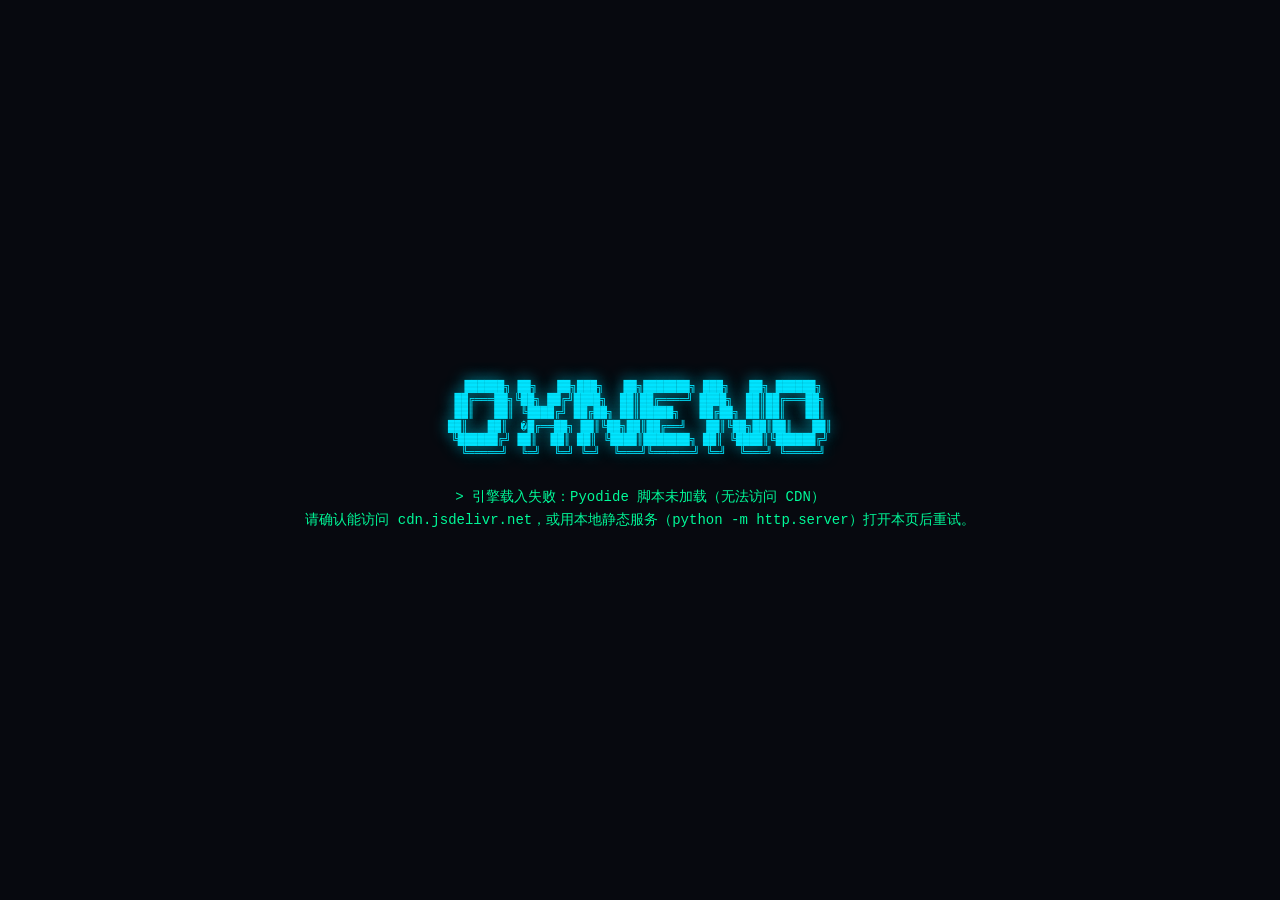
<file: web/index.html>
<!DOCTYPE html>
<html lang="zh-CN">
<head>
  <meta charset="UTF-8" />
  <meta name="viewport" content="width=device-width, initial-scale=1.0" />
  <title>码上Python · PY//NOW — 电脑端</title>
  <link rel="stylesheet" href="style.css" />
  <!-- Pyodide：浏览器内 CPython（复用手机端同一套 runner.py 引擎） -->
  <script src="https://registry.npmmirror.com/pyodide/0.26.4/files/full/pyodide.js"></script>
</head>
<body>
  <div id="boot" class="boot">
    <div class="boot-box">
      <pre class="boot-art">
 ██████╗ ██╗   ██╗███╗   ██╗███████╗ ███╗   ██╗ ██████╗
██╔═══██╗╚██╗ ██╔╝████╗  ██║██╔════╝ ████╗  ██║██╔═══██╗
██║   ██║ ╚████╔╝ ██╔██╗ ██║█████╗   ██╔██╗ ██║██║   ██║
██║   ██║  �█╔══██╗ ██║╚██╗██║██╔══╝   ██║╚██╗██║██║   ██║
╚██████╔╝ ██║  ██║ ██║ ╚████║███████╗ ██║ ╚████║╚██████╔╝
 ╚═════╝  ╚═╝  ╚═╝ ╚═╝  ╚═══╝╚══════╝ ╚═╝  ╚═══╝ ╚═════╝
      </pre>
      <div class="boot-line" id="boot-line">> 正在载入 CPython 内核…</div>
    </div>
  </div>

  <header class="hud-top">
    <div class="logo">PY<span class="slash">//</span>NOW <span class="logo-sub">码上Python · 电脑端</span></div>
    <nav class="nav">
      <button class="nav-btn active" data-tab="home">指挥台</button>
      <button class="nav-btn" data-tab="repl">神经接口</button>
      <button class="nav-btn" data-tab="arena">角斗场</button>
      <a class="nav-btn nav-dl" href="https://x33834.github.io/mashang-python/" target="_blank" rel="noopener">📥 下载 App</a>
    </nav>
    <div class="status"><span id="py-status" class="dot off"></span><span id="py-text">引擎离线</span></div>
  </header>

  <main id="view" class="view"></main>

  <div class="scanlines" aria-hidden="true"></div>

  <script src="data.js"></script>
  <script src="engine.js"></script>
  <script src="app.js"></script>
</body>
</html>
</file>
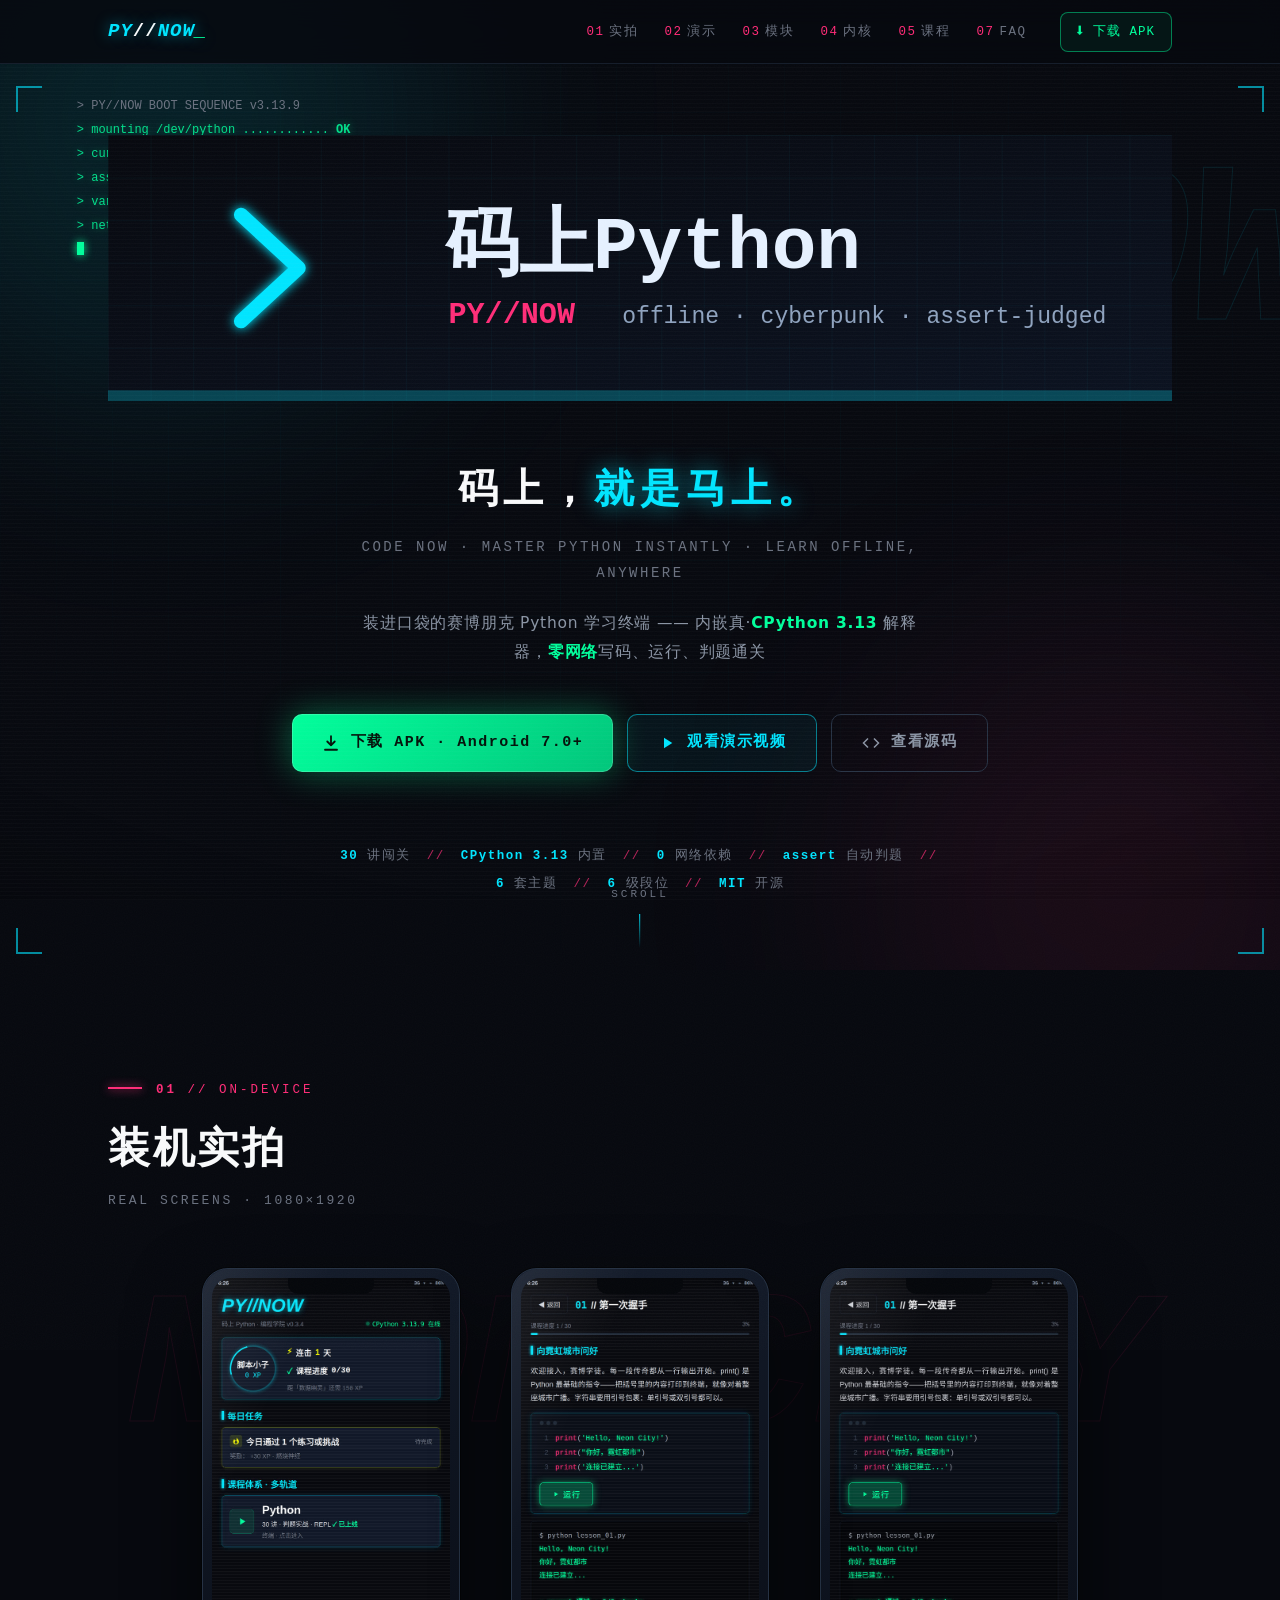
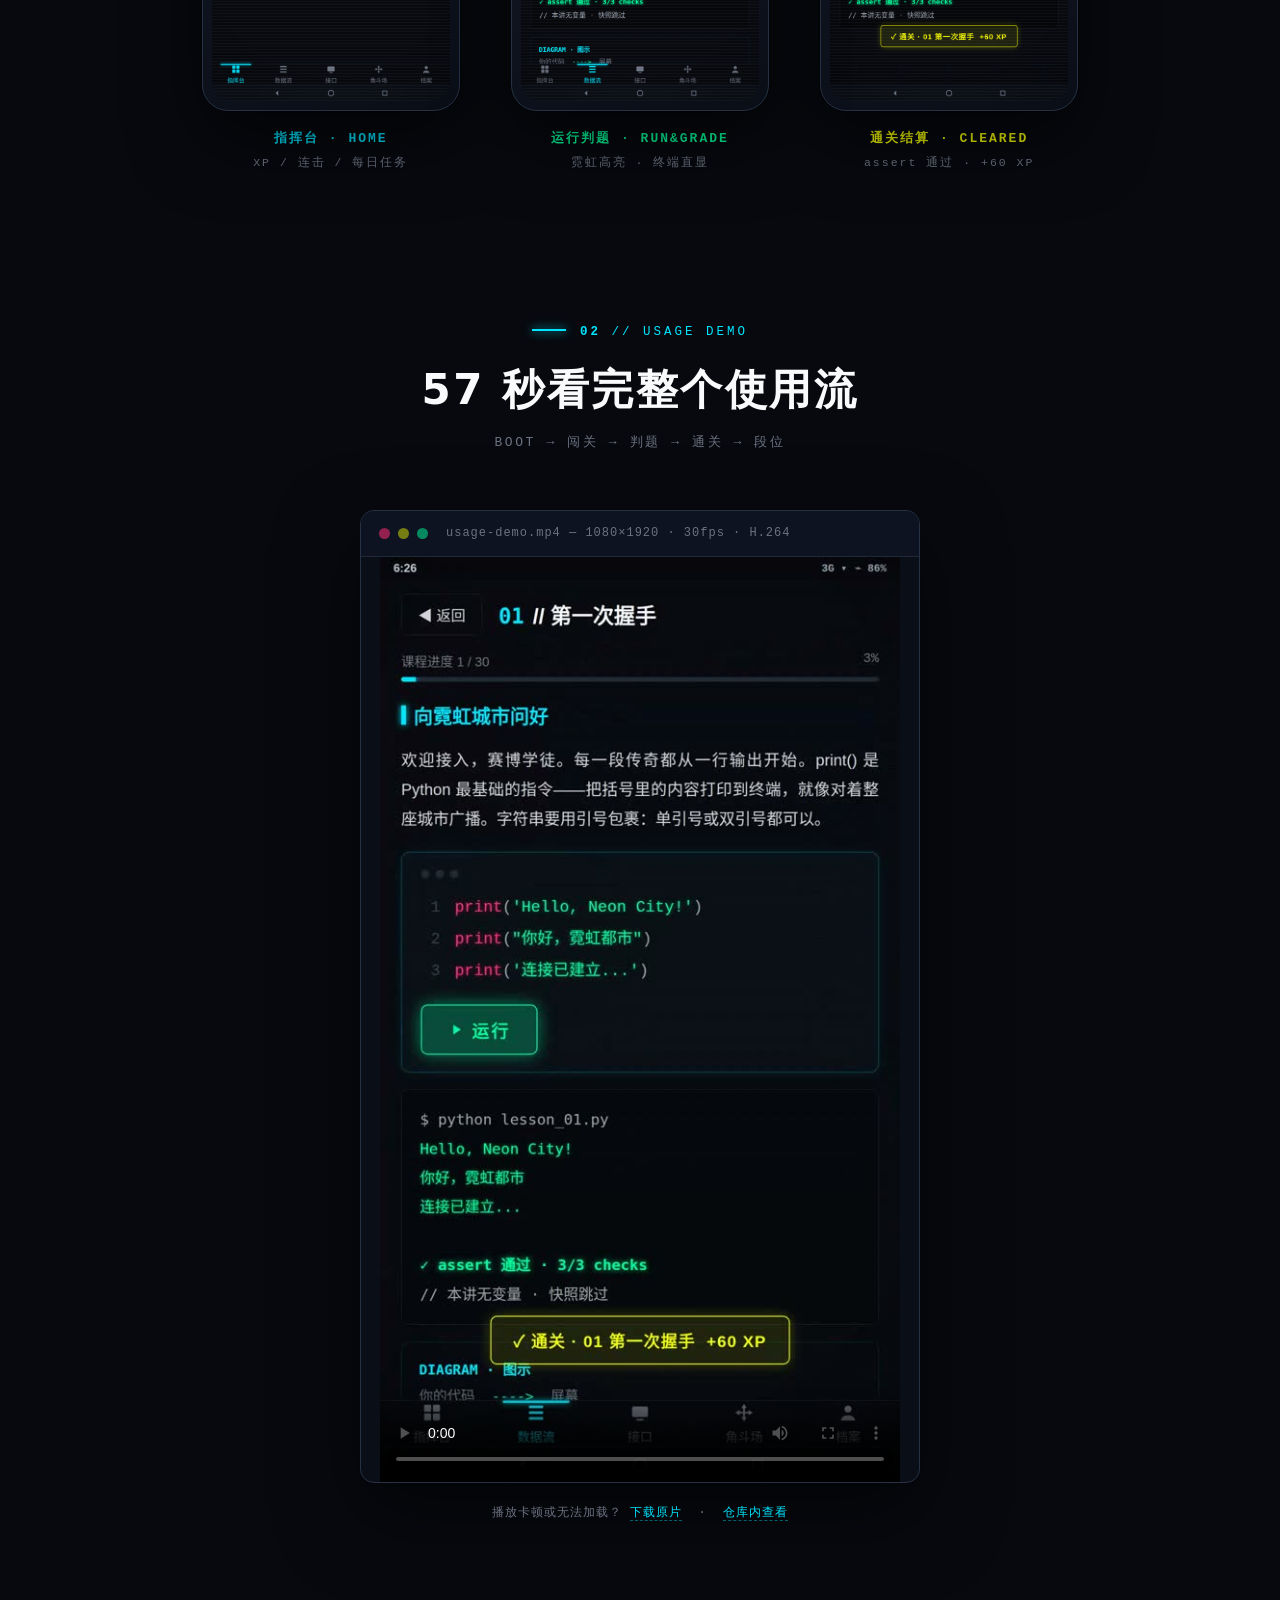
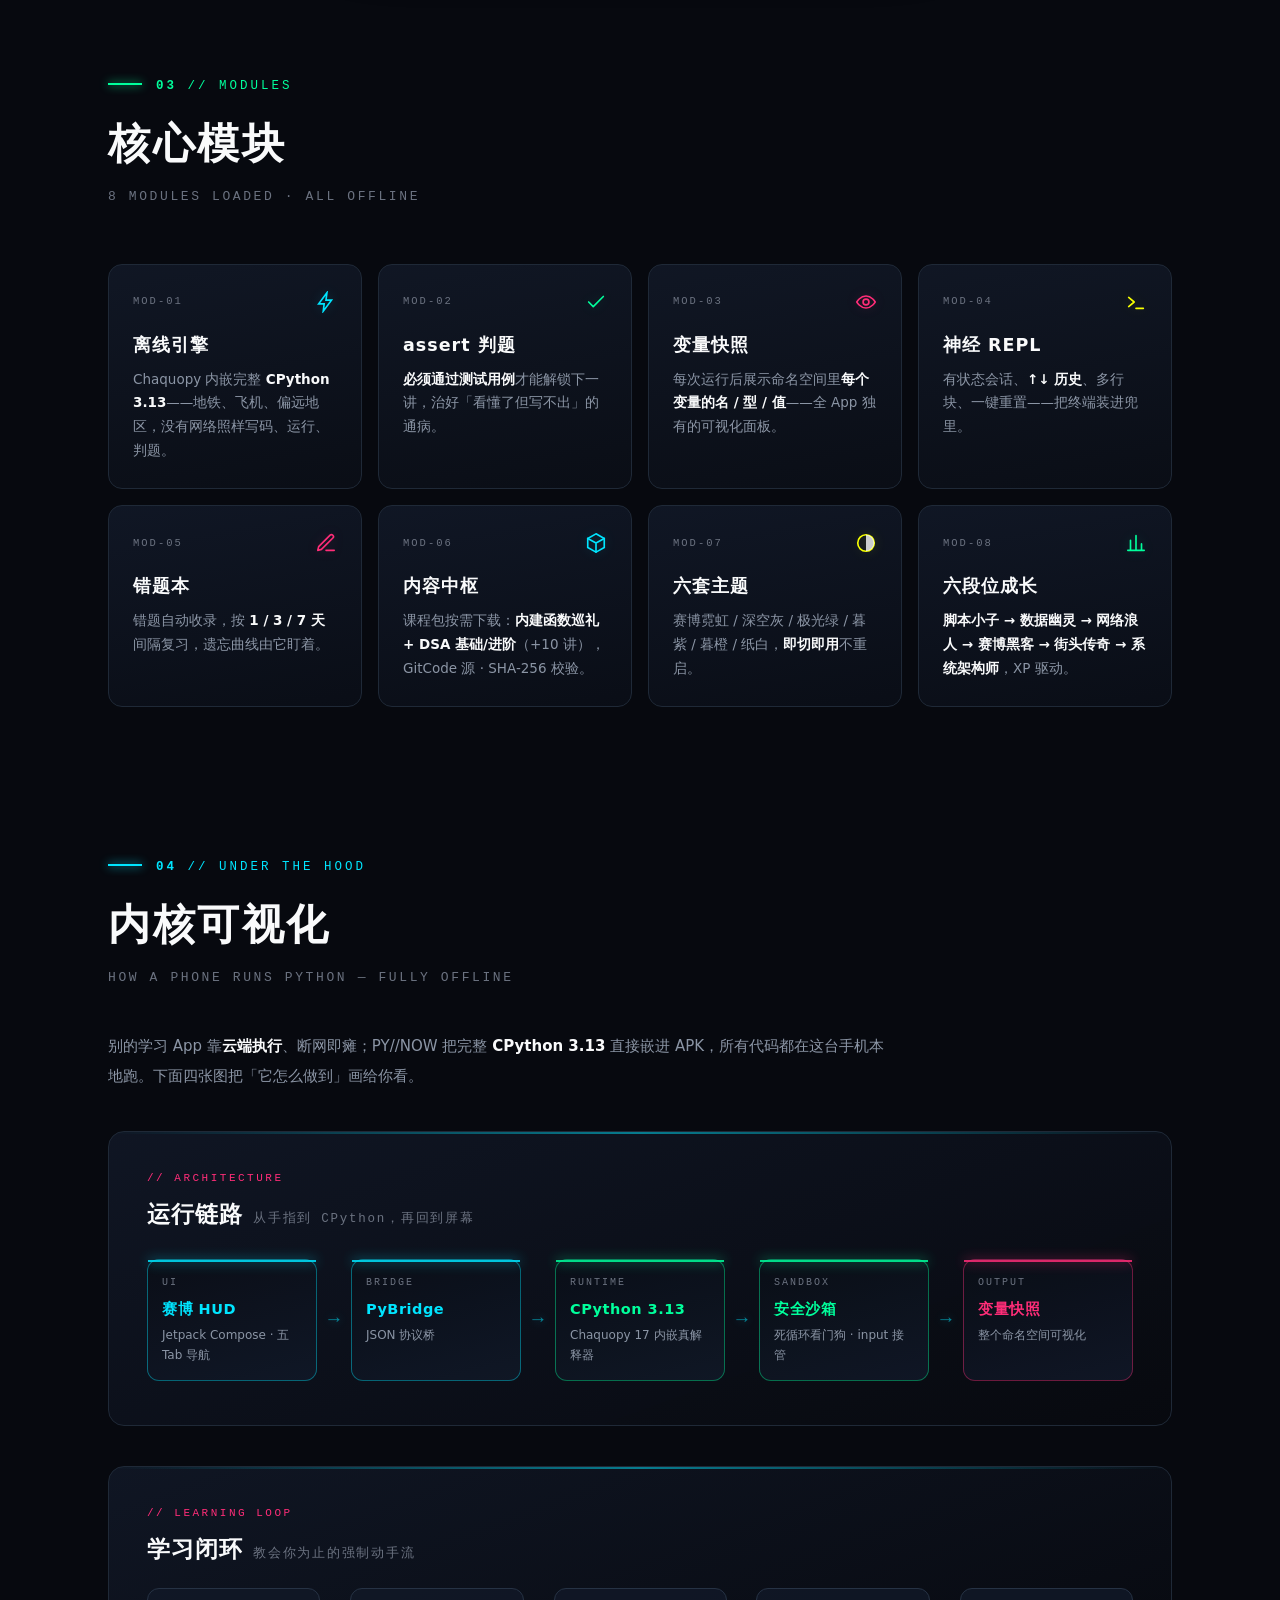
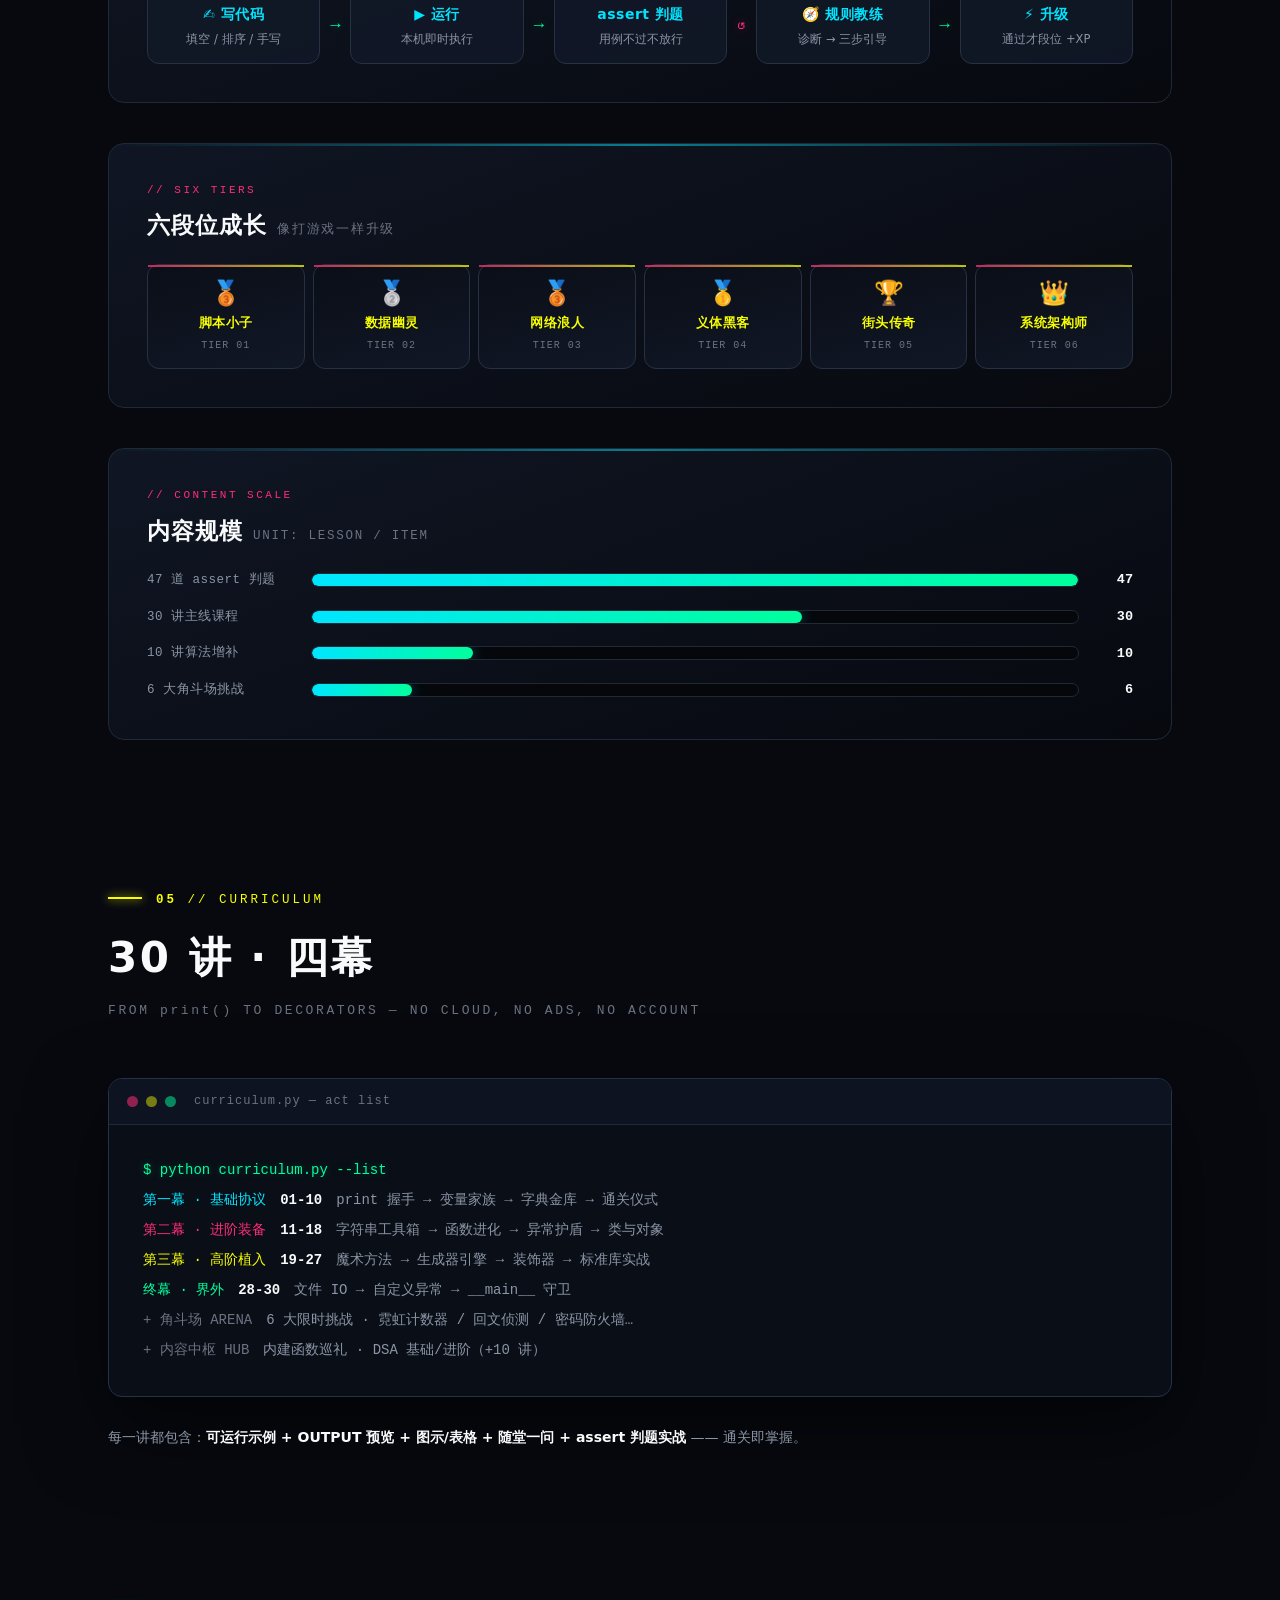
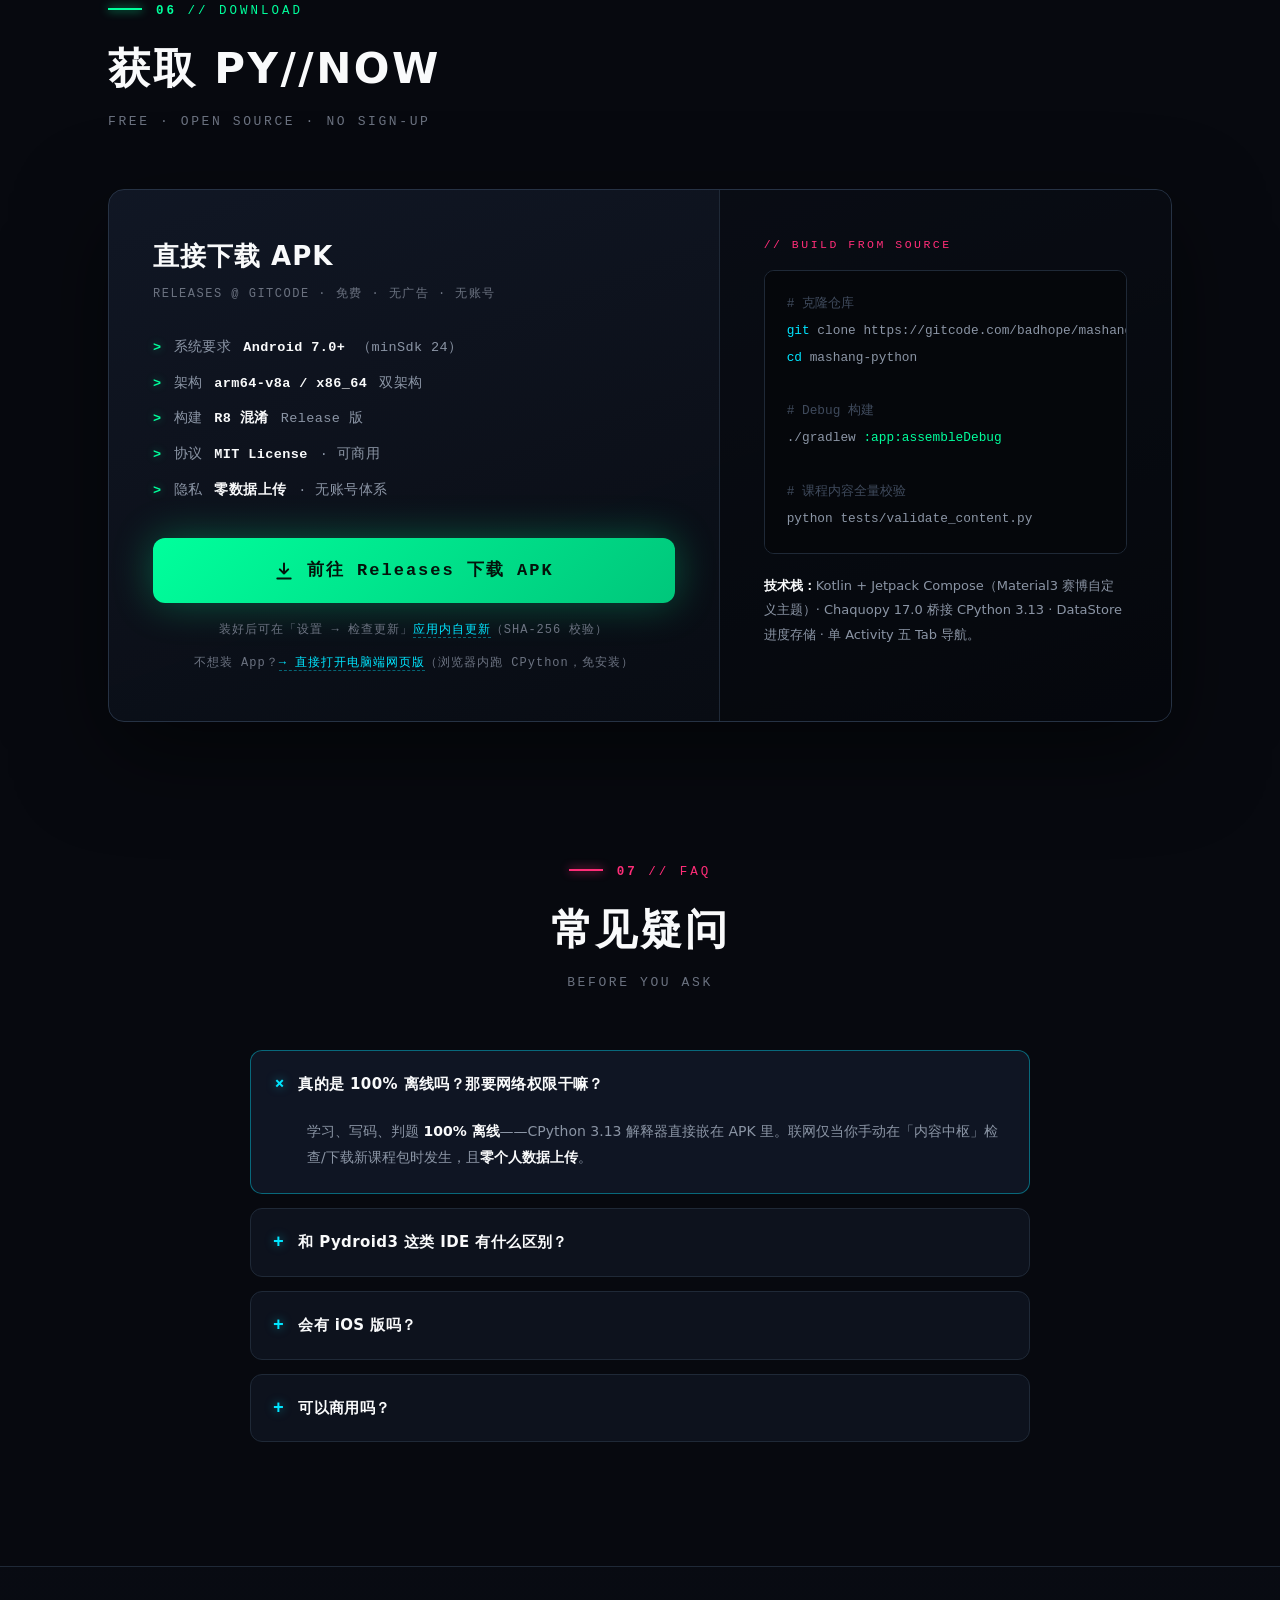
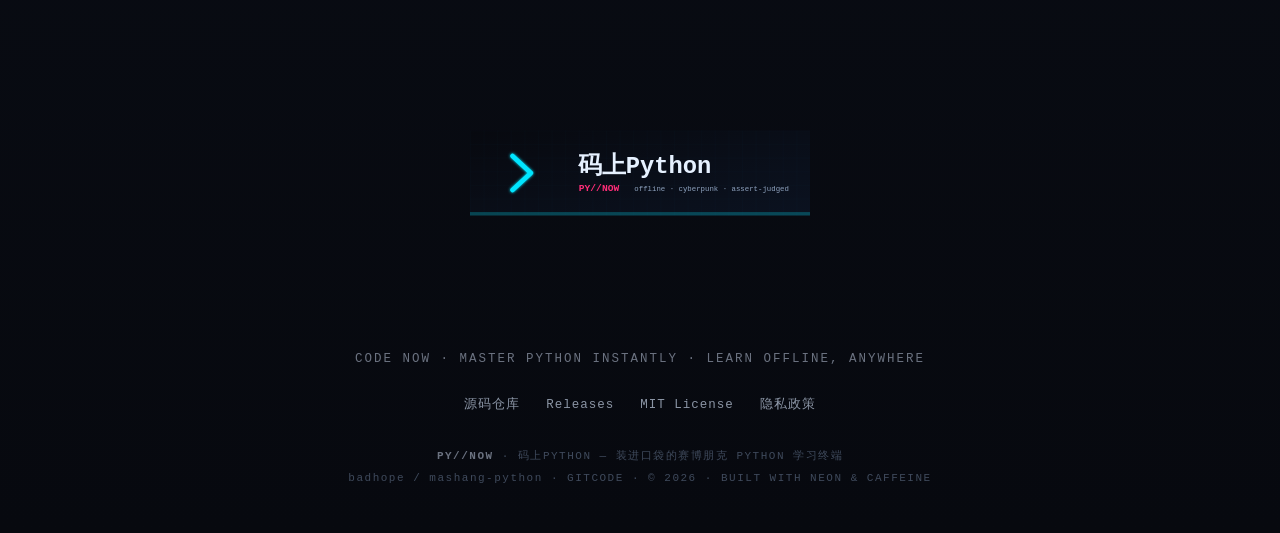
<file: web/download/index.html>
<!DOCTYPE html>
<html lang="zh-CN">
<head>
<meta charset="UTF-8">
<meta name="viewport" content="width=device-width, initial-scale=1.0, viewport-fit=cover">
<title>码上Python · PY//NOW — 装进口袋的赛博朋克 Python 学习终端</title>
<meta name="description" content="PY//NOW 码上Python：内嵌真·CPython 3.13 解释器的离线 Python 学习终端。30 讲闯关、assert 自动判题、变量可视化、六段位成长。Android 7.0+ 免费下载，MIT 开源。">
<meta name="theme-color" content="#07090F">
<link rel="icon" href="data:image/svg+xml,%3Csvg xmlns='http://www.w3.org/2000/svg' viewBox='0 0 32 32'%3E%3Crect width='32' height='32' rx='6' fill='%2307090F'/%3E%3Ctext x='16' y='21' font-family='monospace' font-size='13' font-weight='700' fill='%2300E5FF' text-anchor='middle'%3EPY%3C/text%3E%3Crect x='6' y='25' width='20' height='2.5' fill='%2300FF9C'/%3E%3C/svg%3E">
<style>
:root{
  --bg0:#07090F; --bg1:#0A0E17; --card:#111827; --line:#1F2937; --line2:#263244;
  --cyan:#00E5FF; --green:#00FF9C; --mag:#FF2D78; --yel:#F7FF00;
  --dim:#6B7280; --dim2:#8B95A5; --hi:#F9FAFB;
  --mono:'JetBrains Mono','SF Mono','Cascadia Code','Fira Code',Consolas,'Courier New',monospace;
  --sans:'PingFang SC','HarmonyOS Sans SC','MiSans','Microsoft YaHei','Noto Sans SC',system-ui,sans-serif;
  --ease:cubic-bezier(.22,.68,.26,1);
  --nav-h:64px;
}
*{margin:0;padding:0;box-sizing:border-box;-webkit-tap-highlight-color:transparent}
html{scroll-behavior:smooth;overflow-x:clip}
body{background:var(--bg0);color:var(--hi);font-family:var(--sans);overflow-x:clip;
  -webkit-font-smoothing:antialiased;line-height:1.6;width:100%}
img,video,svg{max-width:100%}
::selection{background:rgba(0,229,255,.28);color:#fff}
::-webkit-scrollbar{width:10px;height:8px}
::-webkit-scrollbar-track{background:var(--bg0)}
::-webkit-scrollbar-thumb{background:#1c2636;border-radius:5px;border:2px solid var(--bg0)}
::-webkit-scrollbar-thumb:hover{background:#2a3a52}
a{color:inherit;text-decoration:none}
button{font-family:inherit}
.wrap{width:100%;max-width:1120px;margin-inline:auto;padding-inline:clamp(18px,4.5vw,28px)}
.mono{font-family:var(--mono)}

/* ===== global fx ===== */
#scan{position:fixed;inset:0;pointer-events:none;z-index:98;
  background:repeating-linear-gradient(0deg,rgba(255,255,255,.018) 0 1px,transparent 1px 4px);}
#vig{position:fixed;inset:0;pointer-events:none;z-index:97;
  background:radial-gradient(130% 100% at 50% 40%,transparent 60%,rgba(0,0,0,.5) 100%);}
#noise{position:fixed;inset:-50%;width:200%;height:200%;pointer-events:none;z-index:96;opacity:.05;
  background-image:url("data:image/svg+xml,%3Csvg xmlns='http://www.w3.org/2000/svg' width='120' height='120'%3E%3Cfilter id='n'%3E%3CfeTurbulence type='fractalNoise' baseFrequency='0.9' numOctaves='2'/%3E%3C/filter%3E%3Crect width='120' height='120' filter='url(%23n)' opacity='.5'/%3E%3C/svg%3E");
  animation:grain 9s steps(6) infinite}
@keyframes grain{0%,100%{transform:translate(0,0)}20%{transform:translate(-3%,2%)}40%{transform:translate(2%,-3%)}60%{transform:translate(-2%,-2%)}80%{transform:translate(3%,3%)}}

/* scroll progress */
#prog{position:fixed;top:0;left:0;height:2px;width:100%;z-index:101;transform-origin:0 50%;
  transform:scaleX(0);background:linear-gradient(90deg,var(--cyan),var(--green),var(--yel));
  box-shadow:0 0 12px rgba(0,229,255,.6);pointer-events:none}

/* reveal */
.rv{opacity:0;transform:translateY(34px);transition:opacity .8s var(--ease),transform .8s var(--ease)}
.rv.in{opacity:1;transform:none}

/* back to top */
#totop{position:fixed;right:18px;bottom:22px;z-index:99;width:46px;height:46px;border-radius:12px;
  display:flex;align-items:center;justify-content:center;cursor:pointer;
  color:var(--cyan);border:1px solid rgba(0,229,255,.45);background:rgba(7,9,15,.85);
  backdrop-filter:blur(10px);-webkit-backdrop-filter:blur(10px);
  opacity:0;visibility:hidden;transform:translateY(14px);
  transition:opacity .35s,visibility .35s,transform .35s,box-shadow .25s}
#totop.show{opacity:1;visibility:visible;transform:none}
#totop:hover{box-shadow:0 0 24px rgba(0,229,255,.35)}
#totop:active{transform:scale(.92)}
#totop svg{width:20px;height:20px}

/* ===== nav ===== */
nav{position:fixed;top:0;left:0;right:0;z-index:100;height:var(--nav-h);
  background:rgba(7,9,15,.82);backdrop-filter:blur(14px);-webkit-backdrop-filter:blur(14px);
  border-bottom:1px solid rgba(31,41,55,.7);transition:background .3s,box-shadow .3s}
nav.scrolled{background:rgba(7,9,15,.94);box-shadow:0 8px 30px rgba(0,0,0,.45)}
nav .wrap{height:100%;display:flex;align-items:center;gap:34px}
.nav-logo{font-family:var(--mono);font-weight:800;font-size:19px;color:var(--cyan);
  text-shadow:0 0 14px rgba(0,229,255,.5);letter-spacing:1px;font-style:italic;flex:none}
.nav-logo b{color:var(--hi);font-style:normal}
.nav-links{display:flex;gap:26px;margin-left:auto}
.nav-links a{font-family:var(--mono);font-size:12.5px;color:var(--dim);letter-spacing:1.5px;transition:color .25s}
.nav-links a:hover{color:var(--cyan);text-shadow:0 0 10px rgba(0,229,255,.5)}
.nav-links a i{color:var(--mag);font-style:normal;margin-right:5px}
.nav-cta{font-family:var(--mono);font-size:12.5px;letter-spacing:1px;color:var(--green);
  border:1px solid rgba(0,255,156,.45);padding:9px 16px;border-radius:8px;background:rgba(0,255,156,.06);
  transition:all .25s;white-space:nowrap;flex:none}
.nav-cta:hover{background:rgba(0,255,156,.16);box-shadow:0 0 22px rgba(0,255,156,.25)}
.nav-cta:active{transform:scale(.96)}
@media(max-width:860px){
  .nav-links{display:none}
  .nav-cta{margin-left:auto;padding:8px 14px;font-size:12px}
  nav .wrap{gap:14px}
}

/* ===== hero ===== */
#hero{min-height:100vh;min-height:100svh;position:relative;display:flex;flex-direction:column;
  justify-content:center;padding:calc(var(--nav-h) + 54px) 0 76px;overflow:clip}
#hero .glow-a,#hero .glow-b{position:absolute;border-radius:50%;filter:blur(120px);pointer-events:none;will-change:transform}
#hero .glow-a{width:560px;height:560px;background:rgba(0,229,255,.10);top:-160px;left:-120px}
#hero .glow-b{width:520px;height:520px;background:rgba(255,45,120,.08);bottom:-180px;right:-100px}
.gridbg{position:absolute;inset:0;pointer-events:none;opacity:.5;
  background:linear-gradient(rgba(0,229,255,.045) 1px,transparent 1px),
             linear-gradient(90deg,rgba(0,229,255,.045) 1px,transparent 1px);
  background-size:56px 56px;
  -webkit-mask-image:radial-gradient(75% 62% at 50% 42%,#000 30%,transparent 100%);
          mask-image:radial-gradient(75% 62% at 50% 42%,#000 30%,transparent 100%)}
.wm{position:absolute;right:-40px;top:16%;font-family:var(--mono);font-weight:800;font-style:italic;
  font-size:clamp(120px,18vw,230px);line-height:.9;color:transparent;
  -webkit-text-stroke:1px rgba(0,229,255,.10);pointer-events:none;user-select:none;letter-spacing:-4px}
.corner{position:absolute;width:26px;height:26px;pointer-events:none;opacity:.6;z-index:2}
.corner.tl{top:calc(var(--nav-h) + 22px);left:16px;border-top:2px solid var(--cyan);border-left:2px solid var(--cyan)}
.corner.tr{top:calc(var(--nav-h) + 22px);right:16px;border-top:2px solid var(--cyan);border-right:2px solid var(--cyan)}
.corner.bl{bottom:16px;left:16px;border-bottom:2px solid var(--cyan);border-left:2px solid var(--cyan)}
.corner.br{bottom:16px;right:16px;border-bottom:2px solid var(--cyan);border-right:2px solid var(--cyan)}

#boot{position:absolute;top:calc(var(--nav-h) + 30px);left:clamp(40px,6vw,80px);
  font-family:var(--mono);font-size:12px;line-height:2;
  color:rgba(0,255,156,.85);text-shadow:0 0 8px rgba(0,255,156,.35);pointer-events:none}
#boot .c{color:var(--dim);text-shadow:none}
#boot .caret{display:inline-block;width:7px;height:13px;background:var(--green);vertical-align:-2px;
  animation:blink 1s steps(1) infinite;box-shadow:0 0 8px var(--green)}
@keyframes blink{50%{opacity:0}}
@media(max-width:1020px){#boot{display:none}.wm{opacity:.45}}

.hero-inner{position:relative;text-align:center;z-index:2;width:100%}
.hero-logo{width:min(620px,88vw);margin:0 auto 8px;display:block;
  filter:drop-shadow(0 0 34px rgba(0,229,255,.28))}
.glitch-wrap{position:relative;display:inline-block;max-width:100%;animation:glitchshift 7s infinite}
@keyframes glitchshift{
  0%,91%,94.5%,100%{transform:none;filter:none}
  92%{transform:translate(-2px,1px) skewX(-1.2deg);filter:hue-rotate(18deg)}
  93%{transform:translate(2px,-1px)}
  93.6%{transform:translate(-1px,0) skewX(.8deg)}
}
.hero-tag{margin-top:30px;font-size:clamp(24px,5.4vw,40px);font-weight:900;letter-spacing:.14em}
.hero-tag em{font-style:normal;color:var(--cyan);text-shadow:0 0 22px rgba(0,229,255,.55)}
.hero-tag-en{margin-top:14px;font-family:var(--mono);font-size:clamp(10.5px,2.6vw,14px);
  color:var(--dim);letter-spacing:.18em;line-height:1.9;max-width:640px;margin-inline:auto}
.hero-sub{margin-top:22px;font-size:clamp(13.5px,3.2vw,15.5px);color:var(--dim2);letter-spacing:.05em;
  max-width:560px;margin-inline:auto;line-height:1.9;padding-inline:2px}
.hero-sub b{color:var(--green);font-weight:600}
.hero-cta{margin-top:clamp(30px,6vw,46px);display:flex;gap:14px;justify-content:center;
  align-items:stretch;flex-wrap:wrap;padding-inline:4px}
.btn{display:inline-flex;align-items:center;justify-content:center;gap:11px;font-family:var(--mono);
  font-weight:700;font-size:clamp(13.5px,3vw,15px);letter-spacing:.1em;padding:16px 30px;
  border-radius:10px;transition:transform .3s var(--ease),box-shadow .3s,background .25s,border-color .25s;
  position:relative;user-select:none;min-height:52px}
.btn svg{width:18px;height:18px;flex:none}
.btn:active{transform:scale(.97)!important}
.btn-primary{color:#04130b;background:linear-gradient(135deg,var(--green),#00c77b);
  box-shadow:0 0 34px rgba(0,255,156,.35),inset 0 0 0 1px rgba(255,255,255,.18)}
.btn-primary:hover{transform:translateY(-2px);box-shadow:0 6px 48px rgba(0,255,156,.5)}
.btn-ghost{color:var(--cyan);border:1px solid rgba(0,229,255,.5);background:rgba(0,229,255,.05)}
.btn-ghost:hover{background:rgba(0,229,255,.13);box-shadow:0 0 28px rgba(0,229,255,.28);transform:translateY(-2px)}
.btn-dim{color:var(--dim2);border:1px solid var(--line2);background:transparent}
.btn-dim:hover{color:var(--hi);border-color:var(--dim);transform:translateY(-2px)}
@media(max-width:560px){
  .hero-cta{flex-direction:column;align-items:center}
  .hero-cta .btn{width:min(100%,330px)}
}
.hero-stats{margin-top:clamp(44px,8vw,74px);display:flex;justify-content:center;flex-wrap:wrap;
  gap:8px 14px;max-width:640px;margin-inline:auto;
  font-family:var(--mono);font-size:clamp(10.5px,2.6vw,12.5px);color:var(--dim);letter-spacing:.12em}
.hero-stats span{white-space:nowrap}
.hero-stats span b{color:var(--cyan);font-weight:700}
.hero-stats .sep{color:rgba(255,45,120,.7);margin:0 2px}
.scroll-hint{position:absolute;bottom:22px;left:50%;transform:translateX(-50%);
  font-family:var(--mono);font-size:11px;color:var(--dim);letter-spacing:3px;text-align:center}
.scroll-hint::after{content:"";display:block;width:1px;height:34px;margin:10px auto 0;
  background:linear-gradient(var(--cyan),transparent);animation:drip 1.8s infinite}
@keyframes drip{0%{transform:scaleY(0);transform-origin:top}55%{transform:scaleY(1);transform-origin:top}56%{transform-origin:bottom}100%{transform:scaleY(0);transform-origin:bottom}}

/* ===== sections ===== */
section{padding:clamp(70px,11vw,110px) 0;scroll-margin-top:calc(var(--nav-h) + 12px)}
.sec-head{margin-bottom:clamp(36px,6vw,56px)}
.sec-id{font-family:var(--mono);font-size:12.5px;letter-spacing:3px;margin-bottom:14px}
.sec-id b{font-weight:700}
.sec-id .bar{display:inline-block;width:34px;height:2px;vertical-align:4px;margin-right:14px;
  background:currentColor;box-shadow:0 0 10px currentColor}
h2{font-size:clamp(26px,5.4vw,42px);font-weight:900;letter-spacing:.06em}
h2 small{display:block;font-family:var(--mono);font-size:clamp(10.5px,2.6vw,13px);font-weight:400;
  color:var(--dim);letter-spacing:.2em;margin-top:10px}
.sec-cyan{color:var(--cyan)} .sec-mag{color:var(--mag)} .sec-green{color:var(--green)} .sec-yel{color:var(--yel)}

/* ---- phones ---- */
#shots{position:relative;overflow:clip}
#shots .wm2{position:absolute;left:50%;top:44%;transform:translate(-50%,-50%);
  font-family:var(--mono);font-weight:800;font-style:italic;font-size:clamp(90px,15vw,190px);
  color:transparent;-webkit-text-stroke:1px rgba(255,45,120,.09);white-space:nowrap;pointer-events:none}
.phone-row{display:flex;justify-content:center;align-items:flex-end;gap:clamp(18px,4vw,56px);
  perspective:1400px}
.phone{width:min(258px,72vw);flex:none;position:relative;min-width:0;
  transition:transform .55s var(--ease)}
.phone .frame{border-radius:26px;padding:9px;background:linear-gradient(160deg,#141c2b,#0a0e17);
  border:1px solid var(--line2);position:relative;
  box-shadow:0 30px 70px rgba(0,0,0,.6),0 0 0 1px rgba(0,0,0,.5);transition:border-color .4s,box-shadow .4s}
.phone .frame::after{content:"";position:absolute;inset:0;border-radius:26px;pointer-events:none;
  background:linear-gradient(115deg,rgba(255,255,255,.07) 0%,transparent 28%)}
.phone .screen{border-radius:19px;overflow:hidden;position:relative;background:#07090F}
.phone .screen img{display:block;width:100%;height:auto}
.phone .screen::before{content:"";position:absolute;inset:0;z-index:2;pointer-events:none;
  background:repeating-linear-gradient(0deg,rgba(255,255,255,.03) 0 1px,transparent 1px 3px)}
.phone .notch{position:absolute;top:9px;left:50%;transform:translateX(-50%);width:86px;height:16px;
  background:#05070B;border-radius:0 0 10px 10px;z-index:3}
.phone-cap{margin-top:18px;text-align:center;font-family:var(--mono);font-size:11.5px;
  letter-spacing:2px;color:var(--dim)}
.phone-cap b{display:block;font-size:13px;margin-bottom:4px;letter-spacing:2px}
.p1{transform:rotateY(10deg) translateY(26px)}
.p2{transform:translateY(-14px);z-index:2}
.p3{transform:rotateY(-10deg) translateY(26px)}
@media(hover:hover) and (min-width:861px){
  .phone:hover{transform:translateY(-16px) rotateY(0)}
  .phone:hover .frame{border-color:rgba(0,229,255,.55);
    box-shadow:0 34px 80px rgba(0,0,0,.65),0 0 44px rgba(0,229,255,.18)}
}
/* mobile carousel */
@media(max-width:860px){
  .phone-row{flex-wrap:nowrap;overflow-x:auto;justify-content:flex-start;gap:18px;
    scroll-snap-type:x mandatory;-webkit-overflow-scrolling:touch;
    padding:6px 8px 10px;margin-inline:calc(-1 * clamp(18px,4.5vw,28px) + 8px);
    scrollbar-width:none}
  .phone-row::-webkit-scrollbar{display:none}
  .phone{width:min(76vw,290px);scroll-snap-align:center;transform:none!important}
  .phone-cap{white-space:nowrap}
  .carousel-hint{display:flex!important}
}
.carousel-hint{display:none;justify-content:center;align-items:center;gap:12px;margin-top:20px;
  font-family:var(--mono);font-size:11px;color:var(--dim);letter-spacing:2.5px}
.carousel-hint .line{width:44px;height:1px;background:linear-gradient(90deg,transparent,rgba(0,229,255,.55),transparent)}

/* ---- video ---- */
.term{border:1px solid var(--line2);border-radius:14px;overflow:hidden;background:var(--bg1);
  box-shadow:0 30px 80px rgba(0,0,0,.55);min-width:0}
.term-bar{display:flex;align-items:center;gap:8px;padding:13px 18px;background:#0d1320;
  border-bottom:1px solid var(--line);min-width:0}
.term-bar i{width:11px;height:11px;border-radius:50%;background:#1f2937;flex:none}
.term-bar i:nth-child(1){background:rgba(255,45,120,.55)}
.term-bar i:nth-child(2){background:rgba(247,255,0,.45)}
.term-bar i:nth-child(3){background:rgba(0,255,156,.5)}
.term-bar .tt{margin-left:10px;font-family:var(--mono);font-size:12px;color:var(--dim);
  letter-spacing:1px;min-width:0;flex:1;white-space:nowrap;overflow:hidden;text-overflow:ellipsis}
.term video{display:block;width:100%;max-width:520px;margin:0 auto;background:#000}
.demo-wrap{max-width:560px;margin:0 auto}
.demo-note{margin-top:18px;text-align:center;font-family:var(--mono);font-size:12px;
  color:var(--dim);letter-spacing:1px;line-height:2.1;padding-inline:8px}
.demo-note a{color:var(--cyan);border-bottom:1px dashed rgba(0,229,255,.4)}
.demo-note a:hover{text-shadow:0 0 10px rgba(0,229,255,.5)}
@media(max-width:560px){.demo-note{display:flex;flex-direction:column;gap:4px;align-items:center}}

/* ---- modules ---- */
.mods{display:grid;grid-template-columns:repeat(auto-fit,minmax(min(100%,248px),1fr));gap:16px}
.mod{border:1px solid var(--line);border-radius:14px;padding:26px 24px;background:
  linear-gradient(170deg,rgba(17,24,39,.9),rgba(10,14,23,.9));position:relative;overflow:hidden;
  min-width:0;transition:transform .4s var(--ease),border-color .4s,box-shadow .4s}
.mod::before{content:"";position:absolute;top:0;left:0;right:0;height:2px;background:var(--ac,var(--cyan));
  opacity:0;transition:opacity .4s;box-shadow:0 0 14px var(--ac,var(--cyan))}
@media(hover:hover){
  .mod:hover{transform:translateY(-5px);border-color:var(--ac-soft2,var(--line));
    box-shadow:0 18px 44px rgba(0,0,0,.5),0 0 30px var(--ac-soft,transparent)}
  .mod:hover::before{opacity:1}
}
.mod .top{display:flex;align-items:center;justify-content:space-between;margin-bottom:18px}
.mod .top svg{width:22px;height:22px;stroke:var(--ac,var(--cyan));flex:none;
  filter:drop-shadow(0 0 6px var(--ac-soft,rgba(0,229,255,.5)))}
.mod .id{font-family:var(--mono);font-size:10.5px;color:var(--dim);letter-spacing:2px}
.mod h3{font-size:17.5px;font-weight:800;letter-spacing:1px;margin-bottom:9px}
.mod p{font-size:13.5px;color:var(--dim2);line-height:1.75;overflow-wrap:anywhere}
.mod p b{color:var(--hi);font-weight:600}

/* ---- curriculum ---- */
.curr-term{font-family:var(--mono);font-size:clamp(12px,3vw,14px);line-height:2.15;
  padding:clamp(20px,4.5vw,30px) clamp(18px,4vw,34px);color:var(--dim2);min-width:0}
.curr-term .cmd{color:var(--green);text-shadow:0 0 8px rgba(0,255,156,.3)}
.act{display:flex;flex-wrap:wrap;align-items:baseline;column-gap:14px;row-gap:0}
.act .rng{color:var(--hi);font-weight:600}
.act .desc{color:var(--dim2)}
.a1{color:var(--cyan)} .a2{color:var(--mag)} .a3{color:var(--yel)}
.fin{color:var(--green)} .plus{color:var(--dim)}
.curr-term b{color:var(--hi);font-weight:600}
.curr-term .tag{white-space:nowrap}
.curr-chips{display:flex;flex-wrap:wrap;gap:12px;margin-top:26px}
.chip{font-family:var(--mono);font-size:12px;letter-spacing:1.5px;padding:9px 16px;border-radius:8px;
  border:1px solid var(--line2);color:var(--dim2)}
.chip b{margin-right:8px}
.curr-foot{margin-top:26px;font-size:14px;color:var(--dim2);line-height:2}
.curr-foot b{color:var(--hi)}

/* ---- download ---- */
.dl-card{display:grid;grid-template-columns:minmax(0,1.15fr) minmax(0,.85fr);gap:0;
  border:1px solid var(--line2);border-radius:16px;overflow:hidden;
  background:linear-gradient(160deg,rgba(17,24,39,.9),rgba(7,9,15,.95));
  box-shadow:0 30px 90px rgba(0,0,0,.5)}
@media(max-width:900px){.dl-card{grid-template-columns:minmax(0,1fr)}}
.dl-left{padding:clamp(28px,5vw,46px) clamp(22px,4.5vw,44px);border-right:1px solid var(--line);min-width:0}
@media(max-width:900px){.dl-left{border-right:none;border-bottom:1px solid var(--line)}}
.dl-left h3{font-size:clamp(21px,4.4vw,26px);font-weight:900;letter-spacing:1px;margin-bottom:8px}
.dl-left .sub{font-family:var(--mono);font-size:12px;color:var(--dim);letter-spacing:1.5px;margin-bottom:26px}
.spec{list-style:none;margin-bottom:30px}
.spec li{display:flex;gap:12px;align-items:baseline;font-size:13.5px;color:var(--dim2);
  padding:7px 0;font-family:var(--mono);letter-spacing:.4px;flex-wrap:wrap}
.spec li::before{content:">";color:var(--green);font-weight:700;flex:none;
  text-shadow:0 0 8px rgba(0,255,156,.4)}
.spec li b{color:var(--hi);font-weight:600}
.dl-btn-big{display:flex;align-items:center;justify-content:center;gap:13px;width:100%;
  font-family:var(--mono);font-weight:800;font-size:clamp(14.5px,3.4vw,17px);letter-spacing:2px;
  color:#04130b;padding:19px 12px;border-radius:12px;text-align:center;
  background:linear-gradient(135deg,var(--green),#00c77b);
  box-shadow:0 0 40px rgba(0,255,156,.3);transition:transform .3s var(--ease),box-shadow .3s}
.dl-btn-big:hover{transform:translateY(-3px);box-shadow:0 10px 54px rgba(0,255,156,.45)}
.dl-btn-big:active{transform:scale(.97)}
.dl-btn-big svg{width:20px;height:20px;flex:none}
.dl-alt{margin-top:16px;text-align:center;font-family:var(--mono);font-size:12px;
  color:var(--dim);letter-spacing:1px;line-height:1.9}
.dl-alt a{color:var(--cyan);border-bottom:1px dashed rgba(0,229,255,.4)}
.dl-right{padding:clamp(28px,5vw,46px) clamp(22px,4.5vw,44px);background:rgba(5,7,11,.5);min-width:0}
.dl-right .lbl{font-family:var(--mono);font-size:11.5px;color:var(--mag);letter-spacing:2.5px;margin-bottom:16px}
.codeblk{font-family:var(--mono);font-size:clamp(11.5px,2.9vw,12.8px);line-height:2.1;
  color:var(--dim2);background:#05070B;border:1px solid var(--line);border-radius:10px;
  padding:20px 22px;overflow-x:auto;white-space:pre;scrollbar-width:thin}
.codeblk .c1{color:var(--cyan)} .codeblk .c2{color:var(--green)} .codeblk .cm{color:#3f4a5c}
.dl-right .note{margin-top:20px;font-size:13px;color:var(--dim2);line-height:1.9}
.dl-right .note b{color:var(--hi)}

/* ---- faq ---- */
.faq{max-width:780px;margin:0 auto}
.faq details{border:1px solid var(--line);border-radius:12px;margin-bottom:14px;
  background:rgba(17,24,39,.6);transition:border-color .3s,background .3s;overflow:hidden}
.faq details[open]{border-color:rgba(0,229,255,.4);background:rgba(17,24,39,.85)}
.faq summary{cursor:pointer;list-style:none;padding:19px 22px;font-weight:700;font-size:15px;
  display:flex;align-items:center;gap:14px;letter-spacing:.4px;min-height:52px;user-select:none}
.faq summary::-webkit-details-marker{display:none}
.faq summary::before{content:"+";font-family:var(--mono);color:var(--cyan);font-size:18px;flex:none;
  text-shadow:0 0 10px rgba(0,229,255,.5);transition:transform .3s var(--ease)}
.faq details[open] summary::before{transform:rotate(45deg)}
.faq .ans{padding:0 22px 22px 56px;font-size:14px;color:var(--dim2);line-height:1.9;
  animation:ansIn .45s var(--ease)}
@keyframes ansIn{from{opacity:0;transform:translateY(-8px)}to{opacity:1;transform:none}}
.faq .ans b{color:var(--hi)}

/* ---- footer ---- */
footer{border-top:1px solid var(--line);padding:56px 0 44px;
  background:linear-gradient(rgba(10,14,23,.4),transparent)}
.foot-logo{width:min(340px,80vw);margin-inline:auto;opacity:.92;
  filter:drop-shadow(0 0 20px rgba(0,229,255,.18))}
footer .tag{margin-top:18px;font-family:var(--mono);font-size:clamp(10px,2.6vw,12.5px);
  color:var(--dim);letter-spacing:2px;padding-inline:12px}
.foot-links{display:flex;gap:14px 26px;justify-content:center;margin-top:26px;flex-wrap:wrap;padding-inline:12px}
.foot-links a{font-family:var(--mono);font-size:12.5px;color:var(--dim2);letter-spacing:1px;transition:color .25s}
.foot-links a:hover{color:var(--cyan)}
footer .fine{margin-top:30px;font-family:var(--mono);font-size:11px;color:#3f4a5c;
  letter-spacing:1.5px;line-height:2;padding-inline:12px;overflow-wrap:anywhere}
footer .fine b{color:var(--dim)}
.foot-center{text-align:center}

/* ---- system viz ---- */
.sys-sub{max-width:780px;color:var(--dim2);font-size:clamp(13.5px,3.2vw,15px);line-height:2;margin-top:-14px}
.sys-sub b{color:var(--hi)}
.viz{margin-top:clamp(26px,5vw,40px);border:1px solid var(--line);border-radius:16px;
  background:linear-gradient(160deg,rgba(17,24,39,.85),rgba(7,9,15,.92));
  padding:clamp(22px,4.5vw,38px);position:relative;overflow:hidden;min-width:0}
.viz::after{content:"";position:absolute;top:0;left:0;right:0;height:2px;
  background:linear-gradient(90deg,transparent,rgba(0,229,255,.5),transparent)}
.viz .vtag{font-family:var(--mono);font-size:11px;letter-spacing:2.5px;color:var(--mag);margin-bottom:8px}
.viz h3{font-size:clamp(18px,3.8vw,23px);font-weight:900;letter-spacing:1px;margin-bottom:20px}
.viz h3 small{font-family:var(--mono);font-weight:400;color:var(--dim);
  font-size:clamp(10.5px,2.6vw,12.5px);letter-spacing:.14em;margin-left:10px;display:inline-block}
.flow{display:flex;flex-wrap:wrap;align-items:stretch}
.node{flex:1 1 150px;min-width:0;border:1px solid var(--line2);border-radius:12px;
  padding:15px 14px;background:linear-gradient(165deg,rgba(10,14,23,.92),rgba(17,24,39,.92));
  position:relative;margin:6px 0}
.node::before{content:"";position:absolute;top:0;left:0;right:0;height:2px;background:var(--nc,var(--cyan));
  opacity:.85;box-shadow:0 0 12px var(--nc,var(--cyan))}
.node .ni{font-family:var(--mono);font-size:10px;color:var(--dim);letter-spacing:2px;margin-bottom:7px}
.node .nt{font-size:14.5px;font-weight:800;letter-spacing:.5px;margin-bottom:5px;color:var(--nc,var(--cyan))}
.node .nd{font-size:12px;color:var(--dim2);line-height:1.65}
.node.cyan{--nc:var(--cyan);border-color:rgba(0,229,255,.4)}
.node.green{--nc:var(--green);border-color:rgba(0,255,156,.4)}
.node.mag{--nc:var(--mag);border-color:rgba(255,45,120,.4)}
.arrow{display:flex;align-items:center;justify-content:center;color:rgba(0,229,255,.55);
  font-family:var(--mono);font-size:19px;flex:0 0 34px;text-shadow:0 0 10px rgba(0,229,255,.4)}
@media(max-width:760px){
  .flow{flex-direction:column}
  .arrow{transform:rotate(90deg);flex-basis:auto;height:24px}
}
.loop{display:flex;flex-wrap:wrap;gap:8px;align-items:stretch;justify-content:center}
.lnode{border:1px solid var(--line2);border-radius:12px;padding:14px 16px;
  background:rgba(17,24,39,.85);min-width:126px;flex:1 1 126px;text-align:center;min-width:0}
.lnode .lt{font-weight:800;font-size:14px;color:var(--cyan);letter-spacing:.5px}
.lnode .ld{font-size:11.5px;color:var(--dim2);margin-top:5px}
.larrow{display:flex;align-items:center;color:var(--green);font-family:var(--mono);font-size:17px;
  padding:0 2px;text-shadow:0 0 10px rgba(0,255,156,.4)}
.larrow.back{color:var(--mag);text-shadow:0 0 10px rgba(255,45,120,.4)}
.ladder{display:flex;flex-wrap:wrap;gap:8px}
.tier{flex:1 1 118px;min-width:0;border:1px solid var(--line2);border-radius:12px;padding:16px 10px 14px;
  background:linear-gradient(165deg,rgba(10,14,23,.92),rgba(17,24,39,.92));position:relative;text-align:center}
.tier::before{content:"";position:absolute;top:0;left:0;right:0;height:2px;
  background:linear-gradient(90deg,var(--mag),var(--yel));opacity:.75}
.tier .rk{font-size:24px;line-height:1;margin-bottom:8px}
.tier .tn{font-size:12.5px;font-weight:800;color:var(--yel);letter-spacing:.5px}
.tier .tp{font-family:var(--mono);font-size:10px;color:var(--dim);margin-top:5px;letter-spacing:1px}
.bars{display:flex;flex-direction:column;gap:15px;margin-top:4px}
.bar-row{display:grid;grid-template-columns:minmax(96px,150px) 1fr auto;gap:14px;align-items:center}
.bar-row .bl{font-family:var(--mono);font-size:12.5px;color:var(--dim2);letter-spacing:.5px;white-space:nowrap}
.bar-track{height:14px;border-radius:8px;background:#05070B;border:1px solid var(--line);overflow:hidden;min-width:0}
.bar-fill{height:100%;border-radius:8px;
  background:linear-gradient(90deg,var(--cyan),var(--green));
  box-shadow:0 0 14px rgba(0,229,255,.35);transform-origin:left;animation:barIn 1.1s var(--ease) both}
.bar-row:nth-child(2) .bar-fill{animation-delay:.12s}
.bar-row:nth-child(3) .bar-fill{animation-delay:.24s}
.bar-row:nth-child(4) .bar-fill{animation-delay:.36s}
@keyframes barIn{from{transform:scaleX(0)}to{transform:scaleX(1)}}
.bar-row .bv{font-family:var(--mono);font-size:13.5px;color:var(--hi);font-weight:700;min-width:40px;text-align:right}

/* ===== responsive fine-tuning ===== */
@media(max-width:560px){
  .corner.tl,.corner.tr{top:calc(var(--nav-h) + 12px)}
  .scroll-hint{display:none}
  #hero{padding-bottom:56px}
}
/* ===== reduced motion ===== */
@media (prefers-reduced-motion:reduce){
  html{scroll-behavior:auto}
  *,*::before,*::after{animation-duration:.01ms!important;animation-iteration-count:1!important;
    transition-duration:.01ms!important}
  .rv{opacity:1;transform:none}
}
</style>
</head>
<body>

<div id="noise"></div><div id="scan"></div><div id="vig"></div>
<div id="prog"></div>

<nav id="nav">
  <div class="wrap">
    <a class="nav-logo" href="#hero">PY<b>//</b>NOW<span style="color:var(--green)">_</span></a>
    <div class="nav-links">
      <a href="#shots"><i>01</i>实拍</a>
      <a href="#demo"><i>02</i>演示</a>
      <a href="#features"><i>03</i>模块</a>
      <a href="#system"><i>04</i>内核</a>
      <a href="#curriculum"><i>05</i>课程</a>
      <a href="#faq"><i>07</i>FAQ</a>
    </div>
    <a class="nav-cta" href="https://gitcode.com/badhope/mashang-python/releases" target="_blank" rel="noopener">⬇ 下载 APK</a>
  </div>
</nav>

<!-- ================= HERO ================= -->
<header id="hero">
  <div class="glow-a" id="glowA"></div><div class="glow-b" id="glowB"></div>
  <div class="gridbg"></div>
  <div class="wm">PY//NOW</div>
  <i class="corner tl"></i><i class="corner tr"></i><i class="corner bl"></i><i class="corner br"></i>
  <div id="boot" class="mono"></div>

  <div class="wrap hero-inner">
    <div class="glitch-wrap"><svg xmlns="http://www.w3.org/2000/svg" width="1200" height="300" viewBox="0 0 1200 300">
  <defs>
    <linearGradient id="bg" x1="0" y1="0" x2="1" y2="1">
      <stop offset="0" stop-color="#07090F"/>
      <stop offset="1" stop-color="#0B1220"/>
    </linearGradient>
    <filter id="glowCyan" x="-50%" y="-50%" width="200%" height="200%">
      <feGaussianBlur stdDeviation="6" result="b"/>
      <feMerge><feMergeNode in="b"/><feMergeNode in="SourceGraphic"/></feMerge>
    </filter>
    <filter id="glowGreen" x="-50%" y="-50%" width="200%" height="200%">
      <feGaussianBlur stdDeviation="5" result="b"/>
      <feMerge><feMergeNode in="b"/><feMergeNode in="SourceGraphic"/></feMerge>
    </filter>
    <pattern id="grid" width="48" height="48" patternUnits="userSpaceOnUse">
      <path d="M48 0H0V48" fill="none" stroke="#00E5FF" stroke-opacity="0.07"/>
    </pattern>
  </defs>

  <rect width="1200" height="300" fill="url(#bg)"/>
  <rect width="1200" height="300" fill="url(#grid)"/>

  <g filter="url(#glowCyan)">
    <path d="M150 90 L215 150 L150 210" fill="none" stroke="#00E5FF" stroke-width="16" stroke-linecap="round" stroke-linejoin="round"/>
  </g>
  <g filter="url(#glowGreen)">
    <path d="M245 196 L330 196" fill="none" stroke="#00FF9C" stroke-width="16" stroke-linecap="round"/>
  </g>

  <text x="380" y="150" font-family="Consolas, Menlo, monospace" font-size="84" font-weight="bold" fill="#E6F1FF">码上Python</text>
  <text x="384" y="212" font-family="Consolas, Menlo, monospace" font-size="34" font-weight="bold" fill="#FF2D78">PY//NOW</text>
  <text x="580" y="212" font-family="Consolas, Menlo, monospace" font-size="26" fill="#8FA3BF">offline · cyberpunk · assert-judged</text>

  <rect x="0" y="288" width="1200" height="12" fill="#00E5FF" opacity="0.25"/>
</svg></div>
    <div class="hero-tag">码上，<em>就是马上。</em></div>
    <div class="hero-tag-en">CODE NOW · MASTER PYTHON INSTANTLY · LEARN OFFLINE, ANYWHERE</div>
    <div class="hero-sub">装进口袋的赛博朋克 Python 学习终端 —— 内嵌真·<b>CPython 3.13</b> 解释器，<b>零网络</b>写码、运行、判题通关</div>

    <div class="hero-cta">
      <a class="btn btn-primary" href="https://gitcode.com/badhope/mashang-python/releases" target="_blank" rel="noopener">
        <svg viewBox="0 0 24 24" fill="none" stroke="currentColor" stroke-width="2.4" stroke-linecap="round" stroke-linejoin="round"><path d="M12 3v12m0 0l-5-5m5 5l5-5M4 21h16"/></svg>
        下载 APK · Android 7.0+
      </a>
      <a class="btn btn-ghost" href="#demo">
        <svg viewBox="0 0 24 24" fill="currentColor"><path d="M8 5v14l11-7z"/></svg>
        观看演示视频
      </a>
      <a class="btn btn-dim" href="https://gitcode.com/badhope/mashang-python" target="_blank" rel="noopener">
        <svg viewBox="0 0 24 24" fill="none" stroke="currentColor" stroke-width="2"><path d="M16 18l6-6-6-6M8 6l-6 6 6 6"/></svg>
        查看源码
      </a>
    </div>

    <div class="hero-stats">
      <span><b>30</b> 讲闯关</span><span class="sep">//</span>
      <span><b>CPython 3.13</b> 内置</span><span class="sep">//</span>
      <span><b>0</b> 网络依赖</span><span class="sep">//</span>
      <span><b>assert</b> 自动判题</span><span class="sep">//</span>
      <span><b>6</b> 套主题</span><span class="sep">//</span>
      <span><b>6</b> 级段位</span><span class="sep">//</span>
      <span><b>MIT</b> 开源</span>
    </div>
  </div>
  <div class="scroll-hint">SCROLL</div>
</header>

<!-- ================= 01 SCREENS ================= -->
<section id="shots">
  <div class="wm2">NEON CITY</div>
  <div class="wrap">
    <div class="sec-head rv">
      <div class="sec-id sec-mag"><span class="bar"></span><b>01</b> // ON-DEVICE</div>
      <h2>装机实拍<small>REAL SCREENS · 1080×1920</small></h2>
    </div>
    <div class="phone-row" id="phoneRow">
      <div class="phone p1 rv">
        <div class="frame"><div class="notch"></div><div class="screen"><img src="assets/ph_home.jpg" alt="指挥台首页" width="600" height="1067"></div></div>
        <div class="phone-cap"><b style="color:var(--cyan)">指挥台 · HOME</b>XP / 连击 / 每日任务</div>
      </div>
      <div class="phone p2 rv">
        <div class="frame"><div class="notch"></div><div class="screen"><img src="assets/ph_console.jpg" alt="课程详情运行判题" width="600" height="1067"></div></div>
        <div class="phone-cap"><b style="color:var(--green)">运行判题 · RUN&GRADE</b>霓虹高亮 · 终端直显</div>
      </div>
      <div class="phone p3 rv">
        <div class="frame"><div class="notch"></div><div class="screen"><img src="assets/ph_toast.jpg" alt="通关结算" width="600" height="1067"></div></div>
        <div class="phone-cap"><b style="color:var(--yel)">通关结算 · CLEARED</b>assert 通过 · +60 XP</div>
      </div>
    </div>
    <div class="carousel-hint"><span class="line"></span>← 左右滑动查看 →<span class="line"></span></div>
  </div>
</section>

<!-- ================= 02 DEMO ================= -->
<section id="demo" style="padding-top:clamp(20px,4vw,40px)">
  <div class="wrap">
    <div class="sec-head rv" style="text-align:center">
      <div class="sec-id sec-cyan"><span class="bar"></span><b>02</b> // USAGE DEMO</div>
      <h2>57 秒看完整个使用流<small>BOOT → 闯关 → 判题 → 通关 → 段位</small></h2>
    </div>
    <div class="demo-wrap rv">
      <div class="term">
        <div class="term-bar"><i></i><i></i><i></i><span class="tt">usage-demo.mp4 — 1080×1920 · 30fps · H.264</span></div>
        <video controls preload="metadata" playsinline webkit-playsinline poster="assets/poster.jpg">
          <source src="usage-video.mp4" type="video/mp4">
          您的浏览器不支持视频播放 — 可使用下方链接下载观看。
        </video>
      </div>
      <div class="demo-note">
        <span>播放卡顿或无法加载？</span>
        <span><a href="usage-video.mp4" download="PY-NOW-usage-demo.mp4">下载原片</a>
        &nbsp;·&nbsp; <a href="https://gitcode.com/badhope/mashang-python/blob/main/demo/usage-video.mp4" target="_blank" rel="noopener">仓库内查看</a></span>
      </div>
    </div>
  </div>
</section>

<!-- ================= 03 MODULES ================= -->
<section id="features" style="padding-top:clamp(20px,4vw,40px)">
  <div class="wrap">
    <div class="sec-head rv">
      <div class="sec-id sec-green"><span class="bar"></span><b>03</b> // MODULES</div>
      <h2>核心模块<small>8 MODULES LOADED · ALL OFFLINE</small></h2>
    </div>
    <div class="mods" id="modGrid">
      <div class="mod rv" style="--ac:var(--cyan);--ac-soft:rgba(0,229,255,.16);--ac-soft2:rgba(0,229,255,.5)">
        <div class="top"><span class="id">MOD-01</span><svg viewBox="0 0 24 24" fill="none" stroke-width="1.8" stroke-linecap="round"><path d="M13 2L4 14h6l-1 8 9-12h-6z"/></svg></div>
        <h3>离线引擎</h3>
        <p>Chaquopy 内嵌完整 <b>CPython 3.13</b>——地铁、飞机、偏远地区，没有网络照样写码、运行、判题。</p>
      </div>
      <div class="mod rv" style="--ac:var(--green);--ac-soft:rgba(0,255,156,.16);--ac-soft2:rgba(0,255,156,.5)">
        <div class="top"><span class="id">MOD-02</span><svg viewBox="0 0 24 24" fill="none" stroke-width="1.8" stroke-linecap="round" stroke-linejoin="round"><path d="M20 6L9 17l-5-5"/></svg></div>
        <h3>assert 判题</h3>
        <p><b>必须通过测试用例</b>才能解锁下一讲，治好「看懂了但写不出」的通病。</p>
      </div>
      <div class="mod rv" style="--ac:var(--mag);--ac-soft:rgba(255,45,120,.16);--ac-soft2:rgba(255,45,120,.5)">
        <div class="top"><span class="id">MOD-03</span><svg viewBox="0 0 24 24" fill="none" stroke-width="1.8" stroke-linecap="round"><circle cx="12" cy="12" r="3.2"/><path d="M2 12s3.5-6.5 10-6.5S22 12 22 12s-3.5 6.5-10 6.5S2 12 2 12z"/></svg></div>
        <h3>变量快照</h3>
        <p>每次运行后展示命名空间里<b>每个变量的名 / 型 / 值</b>——全 App 独有的可视化面板。</p>
      </div>
      <div class="mod rv" style="--ac:var(--yel);--ac-soft:rgba(247,255,0,.14);--ac-soft2:rgba(247,255,0,.45)">
        <div class="top"><span class="id">MOD-04</span><svg viewBox="0 0 24 24" fill="none" stroke-width="1.8" stroke-linecap="round" stroke-linejoin="round"><path d="M4 17l6-5-6-5M12 19h8"/></svg></div>
        <h3>神经 REPL</h3>
        <p>有状态会话、<b>↑↓ 历史</b>、多行块、一键重置——把终端装进兜里。</p>
      </div>
      <div class="mod rv" style="--ac:var(--mag);--ac-soft:rgba(255,45,120,.16);--ac-soft2:rgba(255,45,120,.5)">
        <div class="top"><span class="id">MOD-05</span><svg viewBox="0 0 24 24" fill="none" stroke-width="1.8" stroke-linecap="round" stroke-linejoin="round"><path d="M12 20h9M16.5 3.5a2.1 2.1 0 013 3L7 19l-4 1 1-4z"/></svg></div>
        <h3>错题本</h3>
        <p>错题自动收录，按 <b>1 / 3 / 7 天</b>间隔复习，遗忘曲线由它盯着。</p>
      </div>
      <div class="mod rv" style="--ac:var(--cyan);--ac-soft:rgba(0,229,255,.16);--ac-soft2:rgba(0,229,255,.5)">
        <div class="top"><span class="id">MOD-06</span><svg viewBox="0 0 24 24" fill="none" stroke-width="1.8" stroke-linecap="round"><path d="M12 2l9 5v10l-9 5-9-5V7z"/><path d="M12 12l9-5M12 12v10M12 12L3 7"/></svg></div>
        <h3>内容中枢</h3>
        <p>课程包按需下载：<b>内建函数巡礼 + DSA 基础/进阶</b>（+10 讲），GitCode 源 · SHA-256 校验。</p>
      </div>
      <div class="mod rv" style="--ac:var(--yel);--ac-soft:rgba(247,255,0,.14);--ac-soft2:rgba(247,255,0,.45)">
        <div class="top"><span class="id">MOD-07</span><svg viewBox="0 0 24 24" fill="none" stroke-width="1.8" stroke-linecap="round"><circle cx="12" cy="12" r="9"/><path d="M12 3a9 9 0 010 18z" fill="currentColor" stroke="none" opacity=".8"/></svg></div>
        <h3>六套主题</h3>
        <p>赛博霓虹 / 深空灰 / 极光绿 / 暮紫 / 暮橙 / 纸白，<b>即切即用</b>不重启。</p>
      </div>
      <div class="mod rv" style="--ac:var(--green);--ac-soft:rgba(0,255,156,.16);--ac-soft2:rgba(0,255,156,.5)">
        <div class="top"><span class="id">MOD-08</span><svg viewBox="0 0 24 24" fill="none" stroke-width="1.8" stroke-linecap="round" stroke-linejoin="round"><path d="M3 20h18M6 20V9m6 11V4m6 16v-7"/></svg></div>
        <h3>六段位成长</h3>
        <p><b>脚本小子 → 数据幽灵 → 网络浪人 → 赛博黑客 → 街头传奇 → 系统架构师</b>，XP 驱动。</p>
      </div>
    </div>
  </div>
</section>

<!-- ================= 04 SYSTEM VIZ ================= -->
<section id="system" style="padding-top:clamp(20px,4vw,40px)">
  <div class="wrap">
    <div class="sec-head rv">
      <div class="sec-id sec-cyan"><span class="bar"></span><b>04</b> // UNDER THE HOOD</div>
      <h2>内核可视化<small>HOW A PHONE RUNS PYTHON — FULLY OFFLINE</small></h2>
    </div>
    <p class="sys-sub rv">别的学习 App 靠<b>云端执行</b>、断网即瘫；PY//NOW 把完整 <b>CPython 3.13</b> 直接嵌进 APK，所有代码都在这台手机本地跑。下面四张图把「它怎么做到」画给你看。</p>

    <div class="viz rv">
      <div class="vtag">// ARCHITECTURE</div>
      <h3>运行链路<small>从手指到 CPython，再回到屏幕</small></h3>
      <div class="flow">
        <div class="node cyan"><div class="ni">UI</div><div class="nt">赛博 HUD</div><div class="nd">Jetpack Compose · 五 Tab 导航</div></div>
        <div class="arrow">→</div>
        <div class="node cyan"><div class="ni">BRIDGE</div><div class="nt">PyBridge</div><div class="nd">JSON 协议桥</div></div>
        <div class="arrow">→</div>
        <div class="node green"><div class="ni">RUNTIME</div><div class="nt">CPython 3.13</div><div class="nd">Chaquopy 17 内嵌真解释器</div></div>
        <div class="arrow">→</div>
        <div class="node green"><div class="ni">SANDBOX</div><div class="nt">安全沙箱</div><div class="nd">死循环看门狗 · input 接管</div></div>
        <div class="arrow">→</div>
        <div class="node mag"><div class="ni">OUTPUT</div><div class="nt">变量快照</div><div class="nd">整个命名空间可视化</div></div>
      </div>
    </div>

    <div class="viz rv">
      <div class="vtag">// LEARNING LOOP</div>
      <h3>学习闭环<small>教会你为止的强制动手流</small></h3>
      <div class="loop">
        <div class="lnode"><div class="lt">✍️ 写代码</div><div class="ld">填空 / 排序 / 手写</div></div>
        <div class="larrow">→</div>
        <div class="lnode"><div class="lt">▶ 运行</div><div class="ld">本机即时执行</div></div>
        <div class="larrow">→</div>
        <div class="lnode"><div class="lt">assert 判题</div><div class="ld">用例不过不放行</div></div>
        <div class="larrow back">↺</div>
        <div class="lnode"><div class="lt">🧭 规则教练</div><div class="ld">诊断 → 三步引导</div></div>
        <div class="larrow">→</div>
        <div class="lnode"><div class="lt">⚡ 升级</div><div class="ld">通过才段位 +XP</div></div>
      </div>
    </div>

    <div class="viz rv">
      <div class="vtag">// SIX TIERS</div>
      <h3>六段位成长<small>像打游戏一样升级</small></h3>
      <div class="ladder">
        <div class="tier"><div class="rk">🥉</div><div class="tn">脚本小子</div><div class="tp">TIER 01</div></div>
        <div class="tier"><div class="rk">🥈</div><div class="tn">数据幽灵</div><div class="tp">TIER 02</div></div>
        <div class="tier"><div class="rk">🥉</div><div class="tn">网络浪人</div><div class="tp">TIER 03</div></div>
        <div class="tier"><div class="rk">🥇</div><div class="tn">义体黑客</div><div class="tp">TIER 04</div></div>
        <div class="tier"><div class="rk">🏆</div><div class="tn">街头传奇</div><div class="tp">TIER 05</div></div>
        <div class="tier"><div class="rk">👑</div><div class="tn">系统架构师</div><div class="tp">TIER 06</div></div>
      </div>
    </div>

    <div class="viz rv">
      <div class="vtag">// CONTENT SCALE</div>
      <h3>内容规模<small>UNIT: LESSON / ITEM</small></h3>
      <div class="bars">
        <div class="bar-row"><span class="bl">47 道 assert 判题</span><div class="bar-track"><div class="bar-fill" style="width:100%"></div></div><span class="bv">47</span></div>
        <div class="bar-row"><span class="bl">30 讲主线课程</span><div class="bar-track"><div class="bar-fill" style="width:64%"></div></div><span class="bv">30</span></div>
        <div class="bar-row"><span class="bl">10 讲算法增补</span><div class="bar-track"><div class="bar-fill" style="width:21%"></div></div><span class="bv">10</span></div>
        <div class="bar-row"><span class="bl">6 大角斗场挑战</span><div class="bar-track"><div class="bar-fill" style="width:13%"></div></div><span class="bv">6</span></div>
      </div>
    </div>
  </div>
</section>

<!-- ================= CURRICULUM ================= -->
<section id="curriculum" style="padding-top:clamp(20px,4vw,40px)">
  <div class="wrap">
    <div class="sec-head rv">
      <div class="sec-id sec-yel"><span class="bar"></span><b>05</b> // CURRICULUM</div>
      <h2>30 讲 · 四幕<small>FROM print() TO DECORATORS — NO CLOUD, NO ADS, NO ACCOUNT</small></h2>
    </div>
    <div class="term rv">
      <div class="term-bar"><i></i><i></i><i></i><span class="tt">curriculum.py — act list</span></div>
      <div class="curr-term">
        <div><span class="cmd">$ python curriculum.py --list</span></div>
        <div class="act"><span class="tag a1">第一幕 · 基础协议</span><span class="rng">01-10</span><span class="desc">print 握手 → 变量家族 → 字典金库 → 通关仪式</span></div>
        <div class="act"><span class="tag a2">第二幕 · 进阶装备</span><span class="rng">11-18</span><span class="desc">字符串工具箱 → 函数进化 → 异常护盾 → 类与对象</span></div>
        <div class="act"><span class="tag a3">第三幕 · 高阶植入</span><span class="rng">19-27</span><span class="desc">魔术方法 → 生成器引擎 → 装饰器 → 标准库实战</span></div>
        <div class="act"><span class="tag fin">终幕 · 界外</span><span class="rng">28-30</span><span class="desc">文件 IO → 自定义异常 → __main__ 守卫</span></div>
        <div class="act"><span class="tag plus">+ 角斗场 ARENA</span><span class="desc">6 大限时挑战 · 霓虹计数器 / 回文侦测 / 密码防火墙…</span></div>
        <div class="act"><span class="tag plus">+ 内容中枢 HUB</span><span class="desc">内建函数巡礼 · DSA 基础/进阶（+10 讲）</span></div>
      </div>
    </div>
    <p class="curr-foot rv">每一讲都包含：<b>可运行示例 + OUTPUT 预览 + 图示/表格 + 随堂一问 + assert 判题实战</b> —— 通关即掌握。</p>
  </div>
</section>

<!-- ================= 05 DOWNLOAD ================= -->
<section id="download" style="padding-top:clamp(20px,4vw,40px)">
  <div class="wrap">
    <div class="sec-head rv">
      <div class="sec-id sec-green"><span class="bar"></span><b>06</b> // DOWNLOAD</div>
      <h2>获取 PY//NOW<small>FREE · OPEN SOURCE · NO SIGN-UP</small></h2>
    </div>
    <div class="dl-card rv">
      <div class="dl-left">
        <h3>直接下载 APK</h3>
        <div class="sub">RELEASES @ GITCODE · 免费 · 无广告 · 无账号</div>
        <ul class="spec">
          <li>系统要求 <b>Android 7.0+</b>（minSdk 24）</li>
          <li>架构 <b>arm64-v8a / x86_64</b> 双架构</li>
          <li>构建 <b>R8 混淆</b> Release 版</li>
          <li>协议 <b>MIT License</b> · 可商用</li>
          <li>隐私 <b>零数据上传</b> · 无账号体系</li>
        </ul>
        <a class="dl-btn-big" href="https://gitcode.com/badhope/mashang-python/releases" target="_blank" rel="noopener">
          <svg viewBox="0 0 24 24" fill="none" stroke="currentColor" stroke-width="2.4" stroke-linecap="round" stroke-linejoin="round"><path d="M12 3v12m0 0l-5-5m5 5l5-5M4 21h16"/></svg>
          前往 Releases 下载 APK
        </a>
        <div class="dl-alt">装好后可在「设置 → 检查更新」<a href="https://gitcode.com/badhope/mashang-python" target="_blank" rel="noopener">应用内自更新</a>（SHA-256 校验）</div>
        <div class="dl-alt" style="margin-top:10px">不想装 App？<a href="../">→ 直接打开电脑端网页版</a>（浏览器内跑 CPython，免安装）</div>
      </div>
      <div class="dl-right">
        <div class="lbl">// BUILD FROM SOURCE</div>
        <div class="codeblk"><span class="cm"># 克隆仓库</span>
<span class="c1">git</span> clone https://gitcode.com/badhope/mashang-python.git
<span class="c1">cd</span> mashang-python

<span class="cm"># Debug 构建</span>
./gradlew <span class="c2">:app:assembleDebug</span>

<span class="cm"># 课程内容全量校验</span>
python tests/validate_content.py</div>
        <p class="note"><b>技术栈：</b>Kotlin + Jetpack Compose（Material3 赛博自定义主题）· Chaquopy 17.0 桥接 CPython 3.13 · DataStore 进度存储 · 单 Activity 五 Tab 导航。</p>
      </div>
    </div>
  </div>
</section>

<!-- ================= FAQ ================= -->
<section id="faq" style="padding-top:clamp(16px,3vw,30px)">
  <div class="wrap">
    <div class="sec-head rv" style="text-align:center">
      <div class="sec-id sec-mag"><span class="bar"></span><b>07</b> // FAQ</div>
      <h2>常见疑问<small>BEFORE YOU ASK</small></h2>
    </div>
    <div class="faq" id="faqList">
      <details class="rv" open>
        <summary>真的是 100% 离线吗？那要网络权限干嘛？</summary>
        <div class="ans">学习、写码、判题 <b>100% 离线</b>——CPython 3.13 解释器直接嵌在 APK 里。联网仅当你手动在「内容中枢」检查/下载新课程包时发生，且<b>零个人数据上传</b>。</div>
      </details>
      <details class="rv">
        <summary>和 Pydroid3 这类 IDE 有什么区别？</summary>
        <div class="ans">Pydroid 是开发工具；PY//NOW 是<b>「课程即代码」的学习终端</b>——每讲自带判题挑战与成长体系。我们的目标是<b>教会你</b>，而不是只给你一个空白编辑器。</div>
      </details>
      <details class="rv">
        <summary>会有 iOS 版吗？</summary>
        <div class="ans">当前技术栈（Chaquopy）仅支持 Android；iOS 需要另一套方案，已列入<b>长期路线图</b>。</div>
      </details>
      <details class="rv">
        <summary>可以商用吗？</summary>
        <div class="ans">可以。项目以 <b>MIT License</b> 开源——可自由使用、修改、分发（含商用），只需保留许可声明。详见仓库 LICENSE。</div>
      </details>
    </div>
  </div>
</section>

<!-- ================= FOOTER ================= -->
<footer>
  <div class="wrap foot-center">
    <div class="rv"><div style="width:min(340px,80vw);margin:0 auto"><svg xmlns="http://www.w3.org/2000/svg" width="1200" height="300" viewBox="0 0 1200 300">
  <defs>
    <linearGradient id="bg" x1="0" y1="0" x2="1" y2="1">
      <stop offset="0" stop-color="#07090F"/>
      <stop offset="1" stop-color="#0B1220"/>
    </linearGradient>
    <filter id="glowCyan" x="-50%" y="-50%" width="200%" height="200%">
      <feGaussianBlur stdDeviation="6" result="b"/>
      <feMerge><feMergeNode in="b"/><feMergeNode in="SourceGraphic"/></feMerge>
    </filter>
    <filter id="glowGreen" x="-50%" y="-50%" width="200%" height="200%">
      <feGaussianBlur stdDeviation="5" result="b"/>
      <feMerge><feMergeNode in="b"/><feMergeNode in="SourceGraphic"/></feMerge>
    </filter>
    <pattern id="grid" width="48" height="48" patternUnits="userSpaceOnUse">
      <path d="M48 0H0V48" fill="none" stroke="#00E5FF" stroke-opacity="0.07"/>
    </pattern>
  </defs>

  <rect width="1200" height="300" fill="url(#bg)"/>
  <rect width="1200" height="300" fill="url(#grid)"/>

  <g filter="url(#glowCyan)">
    <path d="M150 90 L215 150 L150 210" fill="none" stroke="#00E5FF" stroke-width="16" stroke-linecap="round" stroke-linejoin="round"/>
  </g>
  <g filter="url(#glowGreen)">
    <path d="M245 196 L330 196" fill="none" stroke="#00FF9C" stroke-width="16" stroke-linecap="round"/>
  </g>

  <text x="380" y="150" font-family="Consolas, Menlo, monospace" font-size="84" font-weight="bold" fill="#E6F1FF">码上Python</text>
  <text x="384" y="212" font-family="Consolas, Menlo, monospace" font-size="34" font-weight="bold" fill="#FF2D78">PY//NOW</text>
  <text x="580" y="212" font-family="Consolas, Menlo, monospace" font-size="26" fill="#8FA3BF">offline · cyberpunk · assert-judged</text>

  <rect x="0" y="288" width="1200" height="12" fill="#00E5FF" opacity="0.25"/>
</svg></div></div>
    <div class="tag">CODE NOW · MASTER PYTHON INSTANTLY · LEARN OFFLINE, ANYWHERE</div>
    <div class="foot-links">
      <a href="https://gitcode.com/badhope/mashang-python" target="_blank" rel="noopener">源码仓库</a>
      <a href="https://gitcode.com/badhope/mashang-python/releases" target="_blank" rel="noopener">Releases</a>
      <a href="https://gitcode.com/badhope/mashang-python/blob/main/LICENSE" target="_blank" rel="noopener">MIT License</a>
      <a href="https://gitcode.com/badhope/mashang-python/blob/main/PRIVACY_POLICY.md" target="_blank" rel="noopener">隐私政策</a>
    </div>
    <div class="fine">
      <b>PY//NOW</b> · 码上PYTHON — 装进口袋的赛博朋克 PYTHON 学习终端<br>
      badhope / mashang-python · GITCODE · © 2026 · BUILT WITH NEON &amp; CAFFEINE
    </div>
  </div>
</footer>

<button id="totop" aria-label="回到顶部">
  <svg viewBox="0 0 24 24" fill="none" stroke="currentColor" stroke-width="2.2" stroke-linecap="round" stroke-linejoin="round"><path d="M12 19V5m0 0l-6 6m6-6l6 6"/></svg>
</button>

<script>
(() => {
  const reduceMotion = matchMedia('(prefers-reduced-motion: reduce)').matches;
  const finePointer  = matchMedia('(hover:hover) and (pointer:fine)').matches;

  /* ---- boot log typing ---- */
  const BOOT=[
    ['> PY//NOW BOOT SEQUENCE v3.13.9','c'],
    ['> mounting /dev/python ............ <b>OK</b>',''],
    ['> curriculum: 30 lessons .......... <b>LOADED</b>',''],
    ['> assert judge .................... <b>ARMED</b>',''],
    ['> variable snapshot ............... <b>READY</b>',''],
    ['> network ......................... <b style="color:#FF2D78">DISABLED</b>','']
  ];
  (async()=>{
    const box=document.getElementById('boot'); if(!box) return;
    if (reduceMotion){ box.innerHTML=BOOT.map(([h,c])=>`<div class="${c}">${h}</div>`).join(''); return; }
    for(const [html,cls] of BOOT){
      const d=document.createElement('div'); if(cls)d.className=cls;
      d.innerHTML=html; box.appendChild(d);
      await new Promise(r=>setTimeout(r,240));
    }
    const c=document.createElement('i'); c.className='caret'; box.appendChild(c);
  })();

  /* ---- scroll reveal with stagger ---- */
  document.querySelectorAll('.mods, .phone-row, .faq').forEach(g=>{
    [...g.querySelectorAll(':scope > .rv')].forEach((el,i)=>el.style.transitionDelay=(i*80)+'ms');
  });
  const io=new IntersectionObserver(es=>es.forEach(e=>{
    if(e.isIntersecting){ e.target.classList.add('in'); io.unobserve(e.target); }
  }),{threshold:.1,rootMargin:'0px 0px -36px 0px'});
  document.querySelectorAll('.rv').forEach(el=>io.observe(el));

  /* ---- scroll progress + nav state + back-to-top ---- */
  const prog=document.getElementById('prog'), nav=document.getElementById('nav'), totop=document.getElementById('totop');
  let ticking=false;
  function onScroll(){
    if(ticking) return; ticking=true;
    requestAnimationFrame(()=>{
      const st=scrollY, h=document.documentElement.scrollHeight-innerHeight;
      prog.style.transform=`scaleX(${h>0?st/h:0})`;
      nav.classList.toggle('scrolled', st>10);
      totop.classList.toggle('show', st>640);
      ticking=false;
    });
  }
  addEventListener('scroll', onScroll, {passive:true}); onScroll();
  totop.addEventListener('click', ()=>scrollTo({top:0, behavior:reduceMotion?'auto':'smooth'}));

  /* ---- hero glow parallax (desktop only) ---- */
  if (finePointer && !reduceMotion){
    const a=document.getElementById('glowA'), b=document.getElementById('glowB');
    let px=0,py=0,tx=0,ty=0,raf=null;
    addEventListener('mousemove', e=>{
      tx=(e.clientX/innerWidth-.5); ty=(e.clientY/innerHeight-.5);
      if(!raf) raf=requestAnimationFrame(step);
    }, {passive:true});
    function step(){
      px+=(tx-px)*.06; py+=(ty-py)*.06;
      a.style.transform=`translate(${px*34}px,${py*26}px)`;
      b.style.transform=`translate(${px*-30}px,${py*-22}px)`;
      raf=(Math.abs(tx-px)>.001||Math.abs(ty-py)>.001)?requestAnimationFrame(step):null;
    }
  }
})();
</script>
</body>
</html>
</file>
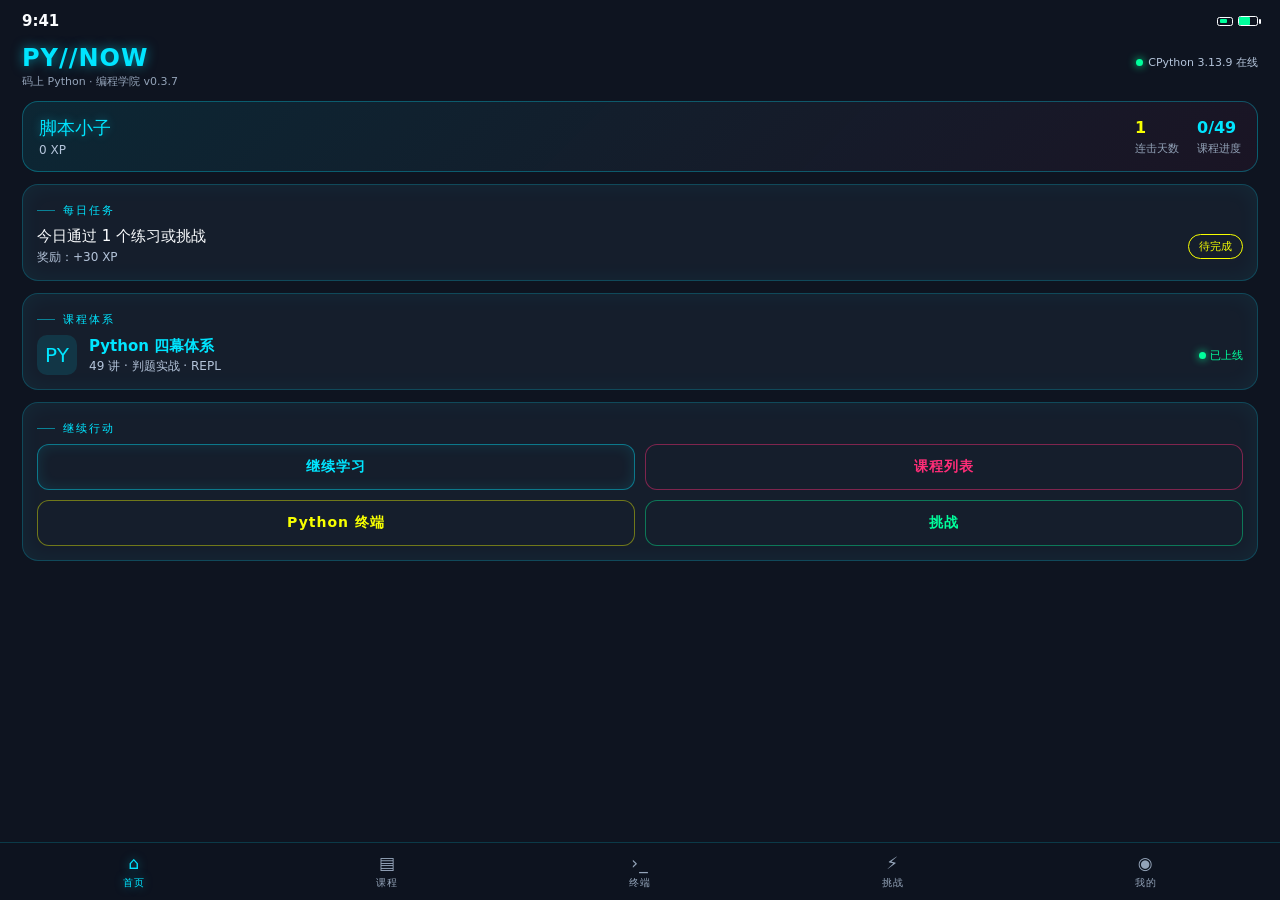
<file: demo/new/screens.html>
<!DOCTYPE html>
<html lang="zh-CN">
<head>
<meta charset="utf-8">
<meta name="viewport" content="width=device-width, initial-scale=1">
<title>码上 Python · 界面展示</title>
<style>
  :root{
    --bg:#0E1420; --bg1:#182232; --card:#151E2C; --cardHi:#1E2A3C;
    --cyan:#00E5FF; --magenta:#FF2D78; --green:#00FF9C; --yellow:#F7FF00; --purple:#C35DF5;
    --hi:#FBFDFF; --mid:#B4C4DA; --dim:#93A3B8;
  }
  *{margin:0;padding:0;box-sizing:border-box;-webkit-font-smoothing:antialiased}
  html,body{width:100%;height:100%;background:#000;overflow:hidden;font-family:"PingFang SC","Noto Sans SC","Microsoft YaHei",system-ui,sans-serif}
  .screen{position:absolute;inset:0;display:flex;flex-direction:column;background:var(--bg);color:var(--hi);opacity:0;pointer-events:none;transition:opacity .25s}
  .screen.active{opacity:1;pointer-events:auto}
  /* 状态栏 */
  .status{display:flex;justify-content:space-between;align-items:center;padding:12px 22px 6px;font-size:15px;font-weight:600}
  .status .sig{display:flex;gap:5px;align-items:center;font-size:12px;color:var(--mid)}
  .bar{width:16px;height:9px;border:1.4px solid var(--hi);border-radius:2.5px;padding:1.5px;position:relative}
  .bar i{display:block;height:100%;width:65%;background:var(--green);border-radius:1px}
  .bat{width:20px;height:10px;border:1.4px solid var(--hi);border-radius:2.5px;position:relative}
  .bat:after{content:"";position:absolute;right:-3.5px;top:2px;width:2px;height:5px;background:var(--hi);border-radius:1px}
  .bat i{display:block;height:100%;width:60%;background:var(--green);border-radius:1px}
  /* 品牌行 */
  .brand{display:flex;justify-content:space-between;align-items:baseline;padding:8px 22px 0}
  .brand h1{font-size:24px;letter-spacing:1px;color:var(--cyan);text-shadow:0 0 12px rgba(0,229,255,.55)}
  .brand .ver{font-size:11px;color:var(--dim);margin-top:2px}
  .brand .py{font-size:11px;color:var(--mid);display:flex;align-items:center;gap:5px}
  .dot{width:7px;height:7px;border-radius:50%;background:var(--green);box-shadow:0 0 8px var(--green)}
  .title{display:flex;justify-content:space-between;align-items:center;padding:14px 22px 0}
  .title h2{font-size:20px;letter-spacing:1px}
  .title .sub{font-size:12px;color:var(--dim)}
  .scroll{flex:1;overflow:hidden;padding:12px 22px 84px;display:flex;flex-direction:column;gap:12px}
  /* 卡片 */
  .card{background:var(--card);border:1px solid rgba(0,229,255,.22);border-radius:16px;padding:14px;box-shadow:0 0 22px rgba(0,229,255,.06) inset}
  .sec{font-size:11px;letter-spacing:2px;color:var(--cyan);margin:4px 0 8px;display:flex;align-items:center;gap:8px}
  .sec:before{content:"";width:18px;height:1px;background:var(--cyan);opacity:.5}
  /* 首页数据卡 */
  .stats{display:flex;align-items:center;justify-content:space-between;background:linear-gradient(135deg,rgba(0,229,255,.09),rgba(255,45,120,.05));border:1px solid rgba(0,229,255,.3);border-radius:16px;padding:14px 16px}
  .rank .r{font-size:18px;color:var(--cyan);text-shadow:0 0 10px rgba(0,229,255,.4)}
  .rank .x{font-size:12px;color:var(--mid);margin-top:3px}
  .srow{display:flex;gap:18px}
  .srow .s b{display:block;font-size:16px}
  .srow .s span{font-size:11px;color:var(--dim)}
  .task{display:flex;justify-content:space-between;align-items:center}
  .task .t b{font-size:15px;font-weight:500}
  .task .t span{display:block;font-size:12px;color:var(--mid);margin-top:3px}
  .chip{font-size:11px;padding:4px 10px;border-radius:20px;border:1px solid var(--yellow);color:var(--yellow)}
  .chip.done{border-color:var(--green);color:var(--green)}
  .track{display:flex;align-items:center;gap:12px}
  .track .ico{width:40px;height:40px;border-radius:10px;background:rgba(0,229,255,.12);display:flex;align-items:center;justify-content:center;font-size:20px;color:var(--cyan)}
  .track .tt{flex:1}
  .track .tt b{font-size:15px;color:var(--cyan)}
  .track .tt span{display:block;font-size:12px;color:var(--mid);margin-top:2px}
  .track .live{font-size:11px;color:var(--green);display:flex;align-items:center;gap:4px}
  /* 按钮 */
  .btns{display:grid;grid-template-columns:1fr 1fr;gap:10px}
  .btn{display:flex;align-items:center;justify-content:center;gap:8px;padding:13px 8px;border-radius:12px;font-size:14px;font-weight:600;letter-spacing:1px;background:var(--card);border:1px solid var(--bc,var(--cyan))}
  .btn.c{color:var(--cyan);border-color:rgba(0,229,255,.45);box-shadow:0 0 14px rgba(0,229,255,.12) inset}
  .btn.m{color:var(--magenta);border-color:rgba(255,45,120,.45)}
  .btn.y{color:var(--yellow);border-color:rgba(247,255,0,.4)}
  .btn.g{color:var(--green);border-color:rgba(0,255,156,.4)}
  /* 课程页 */
  .chapter{font-size:12px;color:var(--dim);letter-spacing:2px;margin-bottom:2px}
  .lesson{display:flex;align-items:center;gap:12px;background:var(--card);border:1px solid rgba(0,229,255,.16);border-radius:14px;padding:12px 14px}
  .lesson .no{width:34px;height:34px;border-radius:9px;display:flex;align-items:center;justify-content:center;font-size:13px;font-weight:700}
  .lesson .no.lock{background:rgba(147,163,184,.12);color:var(--dim)}
  .lesson .no.done{background:rgba(0,255,156,.14);color:var(--green)}
  .lesson .no.cur{background:rgba(247,255,0,.14);color:var(--yellow);box-shadow:0 0 12px rgba(247,255,0,.25)}
  .lesson .lb{flex:1}
  .lesson .lb b{font-size:14px;font-weight:500}
  .lesson .lb span{display:block;font-size:11px;color:var(--dim);margin-top:2px}
  .lesson .st{font-size:11px}
  .lesson .st.done{color:var(--green)}
  .lesson .st.cur{color:var(--yellow)}
  .lesson .st.lock{color:var(--dim)}
  .bar-prog{height:6px;background:var(--cardHi);border-radius:3px;overflow:hidden;margin-top:8px}
  .bar-prog i{display:block;height:100%;width:4%;background:var(--cyan);box-shadow:0 0 8px var(--cyan);border-radius:3px}
  /* 终端页 */
  .term{background:#0B1019;border:1px solid rgba(0,229,255,.35);border-radius:14px;padding:16px;font-family:"Cascadia Code","JetBrains Mono",Consolas,monospace;font-size:13px;line-height:1.9;flex:1;box-shadow:0 0 26px rgba(0,229,255,.08)}
  .term .ln{color:var(--cyan)}
  .term .out{color:var(--green)}
  .term .in{color:var(--hi);caret-color:var(--cyan)}
  .term .cur{display:inline-block;width:7px;height:15px;background:var(--cyan);animation:blink 1s steps(1) infinite;vertical-align:-2px}
  @keyframes blink{50%{opacity:0}}
  .run{display:flex;gap:10px;margin-top:12px}
  .run .box{flex:1;background:var(--cardHi);border:1px solid rgba(0,229,255,.2);border-radius:12px;padding:11px 14px;font-family:Consolas,monospace;font-size:13px;color:var(--hi)}
  .run .go{background:rgba(0,255,156,.16);border:1px solid rgba(0,255,156,.5);color:var(--green);border-radius:12px;padding:0 20px;font-size:14px;font-weight:700;display:flex;align-items:center;gap:6px}
  /* 挑战页 */
  .ch{display:flex;align-items:center;gap:12px;background:var(--card);border:1px solid rgba(255,45,120,.2);border-radius:14px;padding:12px 14px}
  .ch .no{width:38px;height:38px;border-radius:10px;background:rgba(255,45,120,.14);color:var(--magenta);display:flex;align-items:center;justify-content:center;font-size:16px}
  .ch.cur{border-color:rgba(247,255,0,.5);box-shadow:0 0 16px rgba(247,255,0,.08)}
  .ch .cb{flex:1}
  .ch .cb b{font-size:14px;font-weight:500}
  .ch .cb span{display:block;font-size:11px;color:var(--dim);margin-top:2px}
  .ch .xp{font-size:12px;color:var(--yellow);font-weight:600}
  .ch .xp.lock{color:var(--dim)}
  /* 判题页 */
  .judge{display:flex;flex-direction:column;gap:12px}
  .editor{background:#0B1019;border:1px solid rgba(0,229,255,.35);border-radius:14px;padding:16px;font-family:"Cascadia Code","JetBrains Mono",Consolas,monospace;font-size:13px;line-height:2;box-shadow:0 0 26px rgba(0,229,255,.08)}
  .editor .kw{color:var(--magenta)} .editor .fn{color:var(--cyan)} .editor .st{color:var(--yellow)}
  .verdict{display:flex;align-items:center;gap:12px;background:rgba(0,255,156,.1);border:1px solid rgba(0,255,156,.55);border-radius:14px;padding:14px 16px;box-shadow:0 0 18px rgba(0,255,156,.1)}
  .verdict .big{font-size:20px;color:var(--green)}
  .verdict b{font-size:15px;color:var(--green)}
  .verdict span{font-size:11px;color:var(--mid);margin-top:2px;display:block}
  .vrow{display:grid;grid-template-columns:1fr 1fr;gap:9px}
  .vcell{background:var(--card);border:1px solid rgba(0,229,255,.16);border-radius:12px;padding:10px 12px;font-size:11px;color:var(--mid)}
  .vcell b{display:block;font-size:13px;color:var(--hi);margin-top:2px}
  .vcell.g b{color:var(--green)}
  .xpf{background:var(--card);border:1px solid rgba(247,255,0,.4);border-radius:14px;padding:12px 14px;display:flex;justify-content:space-between;align-items:center}
  .xpf b{font-size:15px;color:var(--yellow)}
  /* 我的页 */
  .grid2{display:grid;grid-template-columns:1fr 1fr;gap:9px}
  .mbtn{display:flex;flex-direction:column;align-items:center;gap:5px;background:var(--card);border:1px solid rgba(0,229,255,.18);border-radius:12px;padding:11px 6px;font-size:12px;color:var(--mid)}
  .mbtn .ic{font-size:17px}
  .mbtn b{font-weight:500;font-size:12px;color:var(--hi)}
  .theme{display:flex;align-items:center;gap:10px;background:var(--card);border:1px solid rgba(247,255,0,.35);border-radius:12px;padding:10px 12px}
  .theme .dots{display:flex;gap:4px}
  .theme .dots i{width:14px;height:14px;border-radius:50%}
  .theme b{flex:1;font-size:13px;font-weight:500}
  .theme .ok{color:var(--yellow);font-size:13px}
  .theme .curc{border:2px solid var(--hi)}
  /* 底部导航 */
  .nav{position:absolute;left:0;right:0;bottom:0;display:flex;background:rgba(14,20,32,.96);border-top:1px solid rgba(0,229,255,.18);padding:10px 8px calc(10px + env(safe-area-inset-bottom));backdrop-filter:blur(6px)}
  .nav a{flex:1;display:flex;flex-direction:column;align-items:center;gap:3px;font-size:10px;color:var(--dim);text-decoration:none;letter-spacing:1px}
  .nav a .i{font-size:17px}
  .nav a.on{color:var(--cyan);text-shadow:0 0 10px rgba(0,229,255,.5)}
</style>
</head>
<body>

<!-- ============ 首页 ============ -->
<section class="screen active" id="home">
  <div class="status"><span>9:41</span><span class="sig"><span class="bar"><i></i></span> <span class="bat"><i></i></span></span></div>
  <div class="brand">
    <div><h1>PY//NOW</h1><div class="ver">码上 Python · 编程学院 v0.3.7</div></div>
    <div class="py"><span class="dot"></span>CPython 3.13.9 在线</div>
  </div>
  <div class="scroll">
    <div class="stats">
      <div class="rank"><div class="r">脚本小子</div><div class="x">0 XP</div></div>
      <div class="srow">
        <div class="s"><b style="color:var(--yellow)">1</b><span>连击天数</span></div>
        <div class="s"><b style="color:var(--cyan)">0/49</b><span>课程进度</span></div>
      </div>
    </div>
    <div class="card">
      <div class="sec">每日任务</div>
      <div class="task">
        <div class="t"><b>今日通过 1 个练习或挑战</b><span>奖励：+30 XP</span></div>
        <div class="chip">待完成</div>
      </div>
    </div>
    <div class="card">
      <div class="sec">课程体系</div>
      <div class="track">
        <div class="ico">PY</div>
        <div class="tt"><b>Python 四幕体系</b><span>49 讲 · 判题实战 · REPL</span></div>
        <div class="live"><span class="dot"></span>已上线</div>
      </div>
    </div>
    <div class="card">
      <div class="sec">继续行动</div>
      <div class="btns">
        <div class="btn c">继续学习</div>
        <div class="btn m">课程列表</div>
        <div class="btn y">Python 终端</div>
        <div class="btn g">挑战</div>
      </div>
    </div>
  </div>
  <nav class="nav">
    <a class="on"><span class="i">⌂</span>首页</a>
    <a><span class="i">▤</span>课程</a>
    <a><span class="i">›_</span>终端</a>
    <a><span class="i">⚡</span>挑战</a>
    <a><span class="i">◉</span>我的</a>
  </nav>
</section>

<!-- ============ 课程页 ============ -->
<section class="screen" id="lessons">
  <div class="status"><span>9:41</span><span class="sig"><span class="bar"><i></i></span> <span class="bat"><i></i></span></span></div>
  <div class="title"><h2>课程</h2><div class="sub">0/49 已学</div></div>
  <div class="scroll">
    <div class="bar-prog"><i></i></div>
    <div>
      <div class="chapter">CHAPTER 01</div>
      <div class="chapter" style="color:var(--cyan);margin-bottom:8px">第一幕 · 基础协议</div>
      <div class="lesson" style="margin-bottom:8px"><div class="no done">✓</div><div class="lb"><b>第一次握手</b><span>print 基础 · 运行你的第一行代码</span></div><div class="st done">已完成</div></div>
      <div class="lesson" style="border-color:rgba(247,255,0,.5)"><div class="no cur">02</div><div class="lb"><b>变量与数据类型</b><span>类型 · 变量 · 赋值</span></div><div class="st cur">进行中</div></div>
    </div>
    <div>
      <div class="chapter">CHAPTER 01 续</div>
      <div class="chapter" style="color:var(--cyan);margin-bottom:8px">第一幕 · 基础协议</div>
      <div class="lesson" style="margin-bottom:8px"><div class="no lock">🔒</div><div class="lb"><b>字符串行动</b><span>文本 · 拼接 · 格式化</span></div><div class="st lock">未解锁</div></div>
      <div class="lesson" style="margin-bottom:8px"><div class="no lock">🔒</div><div class="lb"><b>数字运算协议</b><span>运算符 · 数学计算</span></div><div class="st lock">未解锁</div></div>
      <div class="lesson" style="margin-bottom:8px"><div class="no lock">🔒</div><div class="lb"><b>输入信号</b><span>input · 交互输入</span></div><div class="st lock">未解锁</div></div>
      <div class="lesson"><div class="no lock">🔒</div><div class="lb"><b>条件分支矩阵</b><span>if · elif · else</span></div><div class="st lock">未解锁</div></div>
    </div>
    <div>
      <div class="chapter">CHAPTER 02</div>
      <div class="chapter" style="color:var(--dim);margin-bottom:8px">第二幕 · 进阶装备</div>
      <div class="lesson" style="opacity:.7;margin-bottom:8px"><div class="no lock">🔒</div><div class="lb"><b>字符串百宝箱</b><span>方法 · 切片 · 常用操作</span></div><div class="st lock">未解锁</div></div>
    </div>
    <div>
      <div class="chapter">CHAPTER 04</div>
      <div class="chapter" style="color:var(--green);margin-bottom:8px">第四幕 · 生产实战（新增）</div>
      <div class="lesson" style="opacity:.8;margin-bottom:8px"><div class="no lock">🔒</div><div class="lb"><b>正则表达式</b><span>re · 文本匹配与提取</span></div><div class="st lock">未解锁</div></div>
      <div class="lesson" style="opacity:.8"><div class="no lock">🔒</div><div class="lb"><b>异步协程 async/await</b><span>asyncio · 现代并发</span></div><div class="st lock">未解锁</div></div>
    </div>
  </div>
  <nav class="nav">
    <a><span class="i">⌂</span>首页</a>
    <a class="on"><span class="i">▤</span>课程</a>
    <a><span class="i">›_</span>终端</a>
    <a><span class="i">⚡</span>挑战</a>
    <a><span class="i">◉</span>我的</a>
  </nav>
</section>

<!-- ============ 判题页 ============ -->
<section class="screen" id="judge">
  <div class="status"><span>9:41</span><span class="sig"><span class="bar"><i></i></span> <span class="bat"><i></i></span></span></div>
  <div class="title"><h2>实战判题</h2><div class="sub">l02 · 变量与数据类型</div></div>
  <div class="scroll">
    <div class="card">
      <div class="sec">题目</div>
      <div style="font-size:13px;color:var(--mid);line-height:1.8">定义一个变量 <span style="color:var(--cyan);font-family:Consolas">name</span>，值为 <span style="color:var(--yellow);font-family:Consolas">"码上"</span>；再定义变量 <span style="color:var(--cyan);font-family:Consolas">level</span> 为整数 <span style="color:var(--yellow);font-family:Consolas">3</span>，并用 <span style="color:var(--cyan);font-family:Consolas">print</span> 输出一句话。</div>
    </div>
    <div class="editor">
      <div><span class="fn">name</span> = <span class="st">"码上"</span></div>
      <div><span class="fn">level</span> = <span class="kw">3</span></div>
      <div><span class="fn">print</span>(<span class="st">f"我在</span>{<span class="fn">name</span>}<span class="st">，第</span>{<span class="fn">level</span>}<span class="st">课"</span>)</div>
    </div>
    <div class="verdict"><span class="big">✓</span><div><b>判题通过 · +25 XP</b><span>输出匹配 2/2 测试用例 · 用时 0.04s</span></div></div>
    <div class="vrow">
      <div class="vcell">变量快照<b>name = '码上'</b></div>
      <div class="vcell g">类型推断<b>str · int</b></div>
    </div>
    <div class="xpf"><span style="color:var(--mid);font-size:12px">今日经验 +25 · 连击 +1</span><b>继续下一课 →</b></div>
  </div>
  <nav class="nav">
    <a><span class="i">⌂</span>首页</a>
    <a class="on"><span class="i">▤</span>课程</a>
    <a><span class="i">›_</span>终端</a>
    <a><span class="i">⚡</span>挑战</a>
    <a><span class="i">◉</span>我的</a>
  </nav>
</section>

<!-- ============ 终端页 ============ -->
<section class="screen" id="terminal">
  <div class="status"><span>9:41</span><span class="sig"><span class="bar"><i></i></span> <span class="bat"><i></i></span></span></div>
  <div class="title"><h2>Python 终端</h2><div class="sub">REPL · 实时运行</div></div>
  <div class="scroll">
    <div class="term">
      <div><span class="ln">&gt;&gt;&gt;</span> <span class="in">print("你好，Python")</span></div>
      <div><span class="out">你好，Python</span></div>
      <div><span class="ln">&gt;&gt;&gt;</span> <span class="in">1 + 2 * 3</span></div>
      <div><span class="out">7</span></div>
      <div><span class="ln">&gt;&gt;&gt;</span> <span class="in">name = "码上"</span></div>
      <div><span class="ln">&gt;&gt;&gt;</span> <span class="in">f"马上开始：{name}"</span></div>
      <div><span class="out">'马上开始：码上'</span></div>
      <div><span class="ln">&gt;&gt;&gt;</span> <span class="cur"></span></div>
    </div>
    <div class="run">
      <div class="box">print("下一行代码")</div>
      <div class="go">▶ 运行</div>
    </div>
  </div>
  <nav class="nav">
    <a><span class="i">⌂</span>首页</a>
    <a><span class="i">▤</span>课程</a>
    <a class="on"><span class="i">›_</span>终端</a>
    <a><span class="i">⚡</span>挑战</a>
    <a><span class="i">◉</span>我的</a>
  </nav>
</section>

<!-- ============ 挑战页 ============ -->
<section class="screen" id="arena">
  <div class="status"><span>9:41</span><span class="sig"><span class="bar"><i></i></span> <span class="bat"><i></i></span></span></div>
  <div class="title"><h2>挑战</h2><div class="sub">实战闯关 · 共 6 关</div></div>
  <div class="scroll">
    <div class="ch cur" style="margin-bottom:8px"><div class="no">01</div><div class="cb"><b>霓虹计数器</b><span>循环 + 计数器 · 已解锁</span></div><div class="xp">150 XP</div></div>
    <div class="ch" style="margin-bottom:8px"><div class="no">02</div><div class="cb"><b>回文侦测器</b><span>字符串反转 · 逻辑判断</span></div><div class="xp lock">180 XP</div></div>
    <div class="ch" style="margin-bottom:8px"><div class="no">03</div><div class="cb"><b>密码强度防火墙</b><span>条件分支综合</span></div><div class="xp lock">220 XP</div></div>
    <div class="ch" style="margin-bottom:8px"><div class="no">04</div><div class="cb"><b>括号防火墙</b><span>栈思想 · 配对检测</span></div><div class="xp lock">200 XP</div></div>
    <div class="ch" style="margin-bottom:8px"><div class="no">05</div><div class="cb"><b>游程压缩器</b><span>列表处理 · 压缩算法</span></div><div class="xp lock">220 XP</div></div>
    <div class="ch"><div class="no">06</div><div class="cb"><b>库存管家</b><span>字典 · 数据管理</span></div><div class="xp lock">260 XP</div></div>
  </div>
  <nav class="nav">
    <a><span class="i">⌂</span>首页</a>
    <a><span class="i">▤</span>课程</a>
    <a><span class="i">›_</span>终端</a>
    <a class="on"><span class="i">⚡</span>挑战</a>
    <a><span class="i">◉</span>我的</a>
  </nav>
</section>

<!-- ============ 我的页 ============ -->
<section class="screen" id="profile">
  <div class="status"><span>9:41</span><span class="sig"><span class="bar"><i></i></span> <span class="bat"><i></i></span></span></div>
  <div class="title"><h2>我的</h2><div class="sub">脚本小子 · 0 XP</div></div>
  <div class="scroll">
    <div class="stats">
      <div class="rank"><div class="r">数据幽灵</div><div class="x">下一目标 150 XP</div></div>
      <div class="srow">
        <div class="s"><b style="color:var(--yellow)">1</b><span>连击</span></div>
        <div class="s"><b style="color:var(--cyan)">2</b><span>勋章</span></div>
      </div>
    </div>
    <div class="card">
      <div class="sec" style="color:var(--magenta)">进阶工具</div>
      <div class="grid2">
        <div class="mbtn"><span class="ic" style="color:var(--yellow)">🔥</span><b>连击台</b></div>
        <div class="mbtn"><span class="ic" style="color:var(--magenta)">🐞</span><b>错题本</b></div>
        <div class="mbtn"><span class="ic" style="color:var(--cyan)">⇄</span><b>备份/恢复</b></div>
        <div class="mbtn"><span class="ic" style="color:var(--green)">↗</span><b>分享成就</b></div>
        <div class="mbtn"><span class="ic" style="color:var(--green)">◷</span><b>复习台</b></div>
        <div class="mbtn"><span class="ic" style="color:var(--cyan)">🕘</span><b>学习历史</b></div>
        <div class="mbtn"><span class="ic" style="color:var(--green)">⚙</span><b>系统设置</b></div>
      </div>
    </div>
    <div class="card" style="border-color:rgba(247,255,0,.35)">
      <div class="sec" style="color:var(--yellow)">主题切换 · 7 种 + 自定义</div>
      <div class="theme" style="margin-bottom:8px;border-color:rgba(0,229,255,.45)"><div class="dots"><i style="background:#00E5FF" class="curc"></i><i style="background:#FF2D78"></i><i style="background:#F7FF00"></i></div><b>赛博霓虹</b><span class="ok">✓</span></div>
      <div class="theme" style="margin-bottom:8px"><div class="dots"><i style="background:#00E676"></i><i style="background:#69F0AE"></i><i style="background:#00C853"></i></div><b>极光绿</b></div>
      <div class="theme"><div class="dots"><i style="background:conic-gradient(#00E5FF,#FF2D78,#BB86FC,#00E5FF)"></i></div><b>自定义颜色</b><span style="font-size:11px;color:var(--dim)">10 色板 · #RRGGBB</span></div>
    </div>
  </div>
  <nav class="nav">
    <a><span class="i">⌂</span>首页</a>
    <a><span class="i">▤</span>课程</a>
    <a><span class="i">›_</span>终端</a>
    <a><span class="i">⚡</span>挑战</a>
    <a class="on"><span class="i">◉</span>我的</a>
  </nav>
</section>

<script>
  function show(id){
    document.querySelectorAll('.screen').forEach(s=>s.classList.remove('active'));
    document.getElementById(id).classList.add('active');
  }
  window.__show = show;
</script>
</body>
</html>
</file>
<file: web/style.css>
/* 码上Python · 电脑端 — 赛博朋克 HUD（token 严格取自 PLAN.md 第 5 节） */
:root {
  --bg0: #07090F;
  --bg1: #0B0F17;
  --surface: #10161F;
  --surface-hi: #16202E;
  --neonCyan: #00E5FF;
  --neonMagenta: #FF2D78;
  --neonGreen: #00FF9C;
  --neonYellow: #F7FF00;
  --textHi: #F4F8FF;
  --textMid: #B4C4DA;
  --textDim: #93A3B8;
  --mono: "Cascadia Code", "JetBrains Mono", "Fira Code", Consolas, "Courier New", monospace;
}

* { box-sizing: border-box; }
html, body { margin: 0; padding: 0; height: 100%; }
body {
  background:
    radial-gradient(1200px 600px at 80% -10%, rgba(0,229,255,0.08), transparent 60%),
    radial-gradient(900px 500px at -10% 110%, rgba(255,45,120,0.08), transparent 60%),
    var(--bg0);
  color: var(--textHi);
  font-family: var(--mono);
  font-size: 15px;
  line-height: 1.6;
  overflow-x: hidden;
}

/* 扫描线叠层 */
.scanlines {
  pointer-events: none;
  position: fixed; inset: 0; z-index: 9999;
  background: repeating-linear-gradient(
    to bottom,
    rgba(0,0,0,0) 0px,
    rgba(0,0,0,0) 2px,
    rgba(0,0,0,0.18) 3px,
    rgba(0,0,0,0) 4px
  );
  mix-blend-mode: multiply;
  opacity: 0.5;
}

/* 顶部 HUD */
.hud-top {
  display: flex; align-items: center; gap: 24px;
  padding: 14px 22px;
  border-bottom: 1px solid rgba(0,229,255,0.25);
  background: linear-gradient(180deg, rgba(16,22,31,0.9), rgba(7,9,15,0.6));
  position: sticky; top: 0; z-index: 50;
  backdrop-filter: blur(6px);
}
.logo { font-weight: 800; letter-spacing: 2px; color: var(--neonCyan); text-shadow: 0 0 12px rgba(0,229,255,0.6); font-size: 20px; }
.logo .slash { color: var(--neonMagenta); }
.logo-sub { font-size: 12px; color: var(--textDim); letter-spacing: 1px; margin-left: 8px; font-weight: 400; }
.nav { display: flex; gap: 10px; margin-left: auto; }
.nav-btn {
  background: transparent; color: var(--textMid);
  border: 1px solid rgba(143,163,191,0.3);
  padding: 7px 16px; border-radius: 2px;
  font-family: var(--mono); font-size: 13px; cursor: pointer;
  clip-path: polygon(8px 0, 100% 0, 100% calc(100% - 8px), calc(100% - 8px) 100%, 0 100%, 0 8px);
  transition: all .15s ease;
}
.nav-btn:hover { color: var(--textHi); border-color: var(--neonCyan); }
.nav-btn.active { color: var(--bg0); background: var(--neonCyan); border-color: var(--neonCyan); box-shadow: 0 0 14px rgba(0,229,255,0.5); font-weight: 700; }
.nav-dl { text-decoration: none; display: inline-flex; align-items: center;
  color: var(--neonGreen, #00FF9C); border-color: rgba(0,255,156,0.45); }
.nav-dl:hover { color: var(--bg0); background: var(--neonGreen, #00FF9C);
  border-color: var(--neonGreen, #00FF9C); box-shadow: 0 0 14px rgba(0,255,156,0.5); }
.status { font-size: 12px; color: var(--textDim); display: flex; align-items: center; gap: 8px; }
.dot { width: 9px; height: 9px; border-radius: 50%; display: inline-block; }
.dot.off { background: var(--neonMagenta); box-shadow: 0 0 8px var(--neonMagenta); }
.dot.on { background: var(--neonGreen); box-shadow: 0 0 8px var(--neonGreen); }

/* 视图容器 */
.view { max-width: 980px; margin: 0 auto; padding: 26px 20px 80px; }

/* 切角霓虹卡片 */
.card {
  background: var(--surface);
  border: 1px solid rgba(0,229,255,0.22);
  border-radius: 2px;
  padding: 18px 20px;
  margin: 14px 0;
  clip-path: polygon(10px 0, 100% 0, 100% calc(100% - 10px), calc(100% - 10px) 100%, 0 100%, 0 10px);
  position: relative;
}
.card::before {
  content: ""; position: absolute; left: 0; top: 10px; bottom: 10px; width: 2px;
  background: linear-gradient(var(--neonCyan), var(--neonMagenta)); opacity: .7;
}

/* 指挥台课程列表 */
.section-title { color: var(--neonCyan); font-size: 13px; letter-spacing: 3px; text-transform: uppercase; margin: 28px 0 12px; }
.lesson-grid { display: grid; grid-template-columns: repeat(auto-fill, minmax(280px, 1fr)); gap: 14px; }
.lesson-card {
  background: var(--surface); border: 1px solid rgba(143,163,191,0.22);
  padding: 16px; cursor: pointer; transition: all .15s ease;
  clip-path: polygon(10px 0, 100% 0, 100% calc(100% - 10px), calc(100% - 10px) 100%, 0 100%, 0 10px);
}
.lesson-card:hover { border-color: var(--neonCyan); transform: translateY(-2px); box-shadow: 0 6px 22px rgba(0,229,255,0.18); }
.lesson-card .lid { color: var(--neonYellow); font-size: 12px; letter-spacing: 1px; }
.lesson-card .ltitle { color: var(--textHi); font-size: 17px; font-weight: 700; margin: 4px 0; }
.lesson-card .lsub { color: var(--textDim); font-size: 13px; }
.lesson-card .lxp { color: var(--neonGreen); font-size: 12px; margin-top: 8px; }

/* 返回 */
.back-btn {
  background: transparent; color: var(--neonCyan); border: 1px solid rgba(0,229,255,0.4);
  padding: 6px 14px; cursor: pointer; font-family: var(--mono); font-size: 13px; border-radius: 2px;
  clip-path: polygon(8px 0, 100% 0, 100% calc(100% - 8px), calc(100% - 8px) 100%, 0 100%, 0 8px);
  margin-bottom: 16px;
}
.back-btn:hover { background: rgba(0,229,255,0.12); }
.lesson-head { border-bottom: 1px dashed rgba(143,163,191,0.3); padding-bottom: 14px; margin-bottom: 8px; }
.lesson-head h1 { color: var(--textHi); font-size: 24px; margin: 0; }
.lesson-head .sub { color: var(--neonMagenta); font-size: 14px; }

/* 文本块类型 */
.blk-heading { color: var(--neonCyan); font-size: 18px; font-weight: 700; margin: 22px 0 8px; text-shadow: 0 0 10px rgba(0,229,255,0.4); }
.blk-text { color: var(--textMid); }
.blk-tip { color: var(--neonGreen); border-left: 3px solid var(--neonGreen); padding: 8px 14px; background: rgba(0,255,156,0.06); margin: 12px 0; }
.blk-warn { color: var(--neonYellow); border-left: 3px solid var(--neonYellow); padding: 8px 14px; background: rgba(247,255,0,0.05); margin: 12px 0; }
.blk-task { color: var(--textHi); border: 1px solid rgba(255,45,120,0.4); padding: 10px 14px; background: rgba(255,45,120,0.06); margin: 12px 0; }
.blk-task::before { content: "▍任务 "; color: var(--neonMagenta); font-weight: 700; }
.blk-steps { color: var(--textMid); }
.blk-steps li { margin: 6px 0; }
pre.diagram, pre.term {
  background: #05070C; border: 1px solid rgba(0,229,255,0.25); color: var(--neonGreen);
  padding: 12px 14px; overflow-x: auto; font-family: var(--mono); font-size: 13px; border-radius: 2px; white-space: pre;
}
pre.term.preview { color: var(--neonGreen); border-color: rgba(0,255,156,0.3); }

/* 表格 */
table.neon { width: 100%; border-collapse: collapse; margin: 12px 0; font-size: 14px; }
table.neon th { background: rgba(0,229,255,0.12); color: var(--neonCyan); text-align: left; padding: 8px 10px; border: 1px solid rgba(0,229,255,0.25); }
table.neon td { padding: 8px 10px; border: 1px solid rgba(143,163,191,0.2); color: var(--textMid); }

/* 代码编辑器 */
.code-card { background: #05070C; border: 1px solid rgba(0,229,255,0.3); border-radius: 2px; margin: 12px 0; }
.code-area {
  width: 100%; min-height: 70px; background: #05070C; color: var(--neonCyan);
  border: none; outline: none; padding: 12px 14px; font-family: var(--mono); font-size: 14px;
  resize: vertical; line-height: 1.5; tab-size: 4;
}
.code-bar { display: flex; gap: 10px; align-items: center; padding: 8px 12px; border-top: 1px solid rgba(0,229,255,0.2); background: rgba(0,229,255,0.04); }
.btn-run {
  background: var(--neonCyan); color: var(--bg0); border: none; padding: 6px 16px; cursor: pointer;
  font-family: var(--mono); font-weight: 700; font-size: 13px; border-radius: 2px;
  clip-path: polygon(8px 0, 100% 0, 100% calc(100% - 8px), calc(100% - 8px) 100%, 0 100%, 0 8px);
}
.btn-run:hover { box-shadow: 0 0 14px rgba(0,229,255,0.6); }
.btn-run:disabled { opacity: .5; cursor: progress; }
.btn-ghost { background: transparent; color: var(--textMid); border: 1px solid rgba(143,163,191,0.3); padding: 6px 12px; cursor: pointer; font-family: var(--mono); font-size: 12px; border-radius: 2px; }
.btn-ghost:hover { color: var(--textHi); border-color: var(--neonCyan); }
.run-tag { font-size: 12px; color: var(--textDim); }

/* 运行结果 */
.out { margin-top: 8px; }
.term-out { background: #05070C; border: 1px solid rgba(0,255,156,0.25); color: var(--neonGreen); padding: 10px 12px; font-size: 13px; white-space: pre-wrap; border-radius: 2px; min-height: 18px; }
.term-out.err { color: var(--neonMagenta); border-color: rgba(255,45,120,0.4); }
.term-out.empty::before { content: "（无输出）"; color: var(--textDim); }
.snap { margin-top: 10px; }
.snap-title { color: var(--neonYellow); font-size: 12px; letter-spacing: 1px; margin-bottom: 6px; }
.snap-grid { display: flex; flex-wrap: wrap; gap: 8px; }
.chip { background: rgba(247,255,0,0.06); border: 1px solid rgba(247,255,0,0.3); padding: 4px 10px; font-size: 12px; border-radius: 2px; }
.chip .cname { color: var(--neonYellow); }
.chip .ctype { color: var(--neonMagenta); }
.chip .cval { color: var(--textHi); }

/* 判题结果 */
.verdict { margin-top: 10px; padding: 10px 14px; border-radius: 2px; font-weight: 700; }
.verdict.pass { background: rgba(0,255,156,0.12); color: var(--neonGreen); border: 1px solid var(--neonGreen); }
.verdict.fail { background: rgba(255,45,120,0.12); color: var(--neonMagenta); border: 1px solid var(--neonMagenta); }
.fail-list { margin: 8px 0 0; padding-left: 18px; color: var(--neonMagenta); font-size: 13px; }
.fail-list code { color: var(--textHi); }

/* 题目/测验 */
.quiz-q { color: var(--textHi); font-weight: 600; margin: 8px 0; }
.quiz-opt { display: block; padding: 8px 12px; margin: 6px 0; border: 1px solid rgba(143,163,191,0.25); cursor: pointer; color: var(--textMid); border-radius: 2px; }
.quiz-opt:hover { border-color: var(--neonCyan); }
.quiz-opt.correct { border-color: var(--neonGreen); color: var(--neonGreen); background: rgba(0,255,156,0.08); }
.quiz-opt.wrong { border-color: var(--neonMagenta); color: var(--neonMagenta); background: rgba(255,45,120,0.08); }
.quiz-explain { color: var(--textDim); font-size: 13px; margin-top: 8px; }

/* 排序题 */
.order-list { list-style: none; padding: 0; margin: 8px 0; }
.order-item { display: flex; align-items: center; gap: 10px; background: #05070C; border: 1px solid rgba(0,229,255,0.25); padding: 8px 12px; margin: 6px 0; color: var(--neonCyan); font-size: 13px; }
.order-item .idx { color: var(--neonYellow); font-weight: 700; }
.order-item button { background: transparent; border: 1px solid rgba(143,163,191,0.3); color: var(--textMid); cursor: pointer; padding: 2px 8px; font-family: var(--mono); }

/* REPL */
.repl-term { background: #05070C; border: 1px solid rgba(0,255,156,0.3); min-height: 320px; padding: 12px 14px; font-size: 14px; white-space: pre-wrap; color: var(--neonGreen); border-radius: 2px; overflow-y: auto; max-height: 60vh; }
.repl-line-in { color: var(--neonCyan); }
.repl-input-row { display: flex; gap: 8px; margin-top: 10px; }
.repl-input-row .prompt { color: var(--neonGreen); font-weight: 700; padding-top: 8px; }
.repl-input { flex: 1; background: #05070C; border: 1px solid rgba(0,229,255,0.3); color: var(--neonCyan); padding: 8px 12px; font-family: var(--mono); font-size: 14px; outline: none; border-radius: 2px; }

/* 角斗场 */
.arena-list { display: grid; grid-template-columns: repeat(auto-fill, minmax(300px,1fr)); gap: 14px; }
.arena-card { background: var(--surface); border: 1px solid rgba(255,45,120,0.3); padding: 16px; cursor: pointer; transition: all .15s ease; clip-path: polygon(10px 0,100% 0,100% calc(100% - 10px),calc(100% - 10px) 100%,0 100%,0 10px); }
.arena-card:hover { box-shadow: 0 6px 22px rgba(255,45,120,0.2); transform: translateY(-2px); }
.arena-card .at { color: var(--textHi); font-size: 17px; font-weight: 700; }
.arena-card .ad { color: var(--neonMagenta); font-size: 12px; }
.arena-card .ab { color: var(--textDim); font-size: 13px; margin-top: 8px; }
.brief { color: var(--textMid); border-left: 3px solid var(--neonCyan); padding: 8px 14px; margin: 12px 0; background: rgba(0,229,255,0.05); }
.hint { color: var(--neonYellow); font-size: 13px; margin-top: 8px; }

/* 启动遮罩 */
.boot { position: fixed; inset: 0; background: var(--bg0); display: flex; align-items: center; justify-content: center; z-index: 500; transition: opacity .4s ease; }
.boot.hidden { opacity: 0; pointer-events: none; }
.boot-box { text-align: center; }
.boot-art { color: var(--neonCyan); text-shadow: 0 0 16px rgba(0,229,255,0.6); font-size: 11px; line-height: 1.2; }
.boot-line { color: var(--neonGreen); margin-top: 14px; font-size: 14px; min-height: 20px; }

.dim { color: var(--textDim); font-size: 13px; }
a { color: var(--neonCyan); }
</file>
